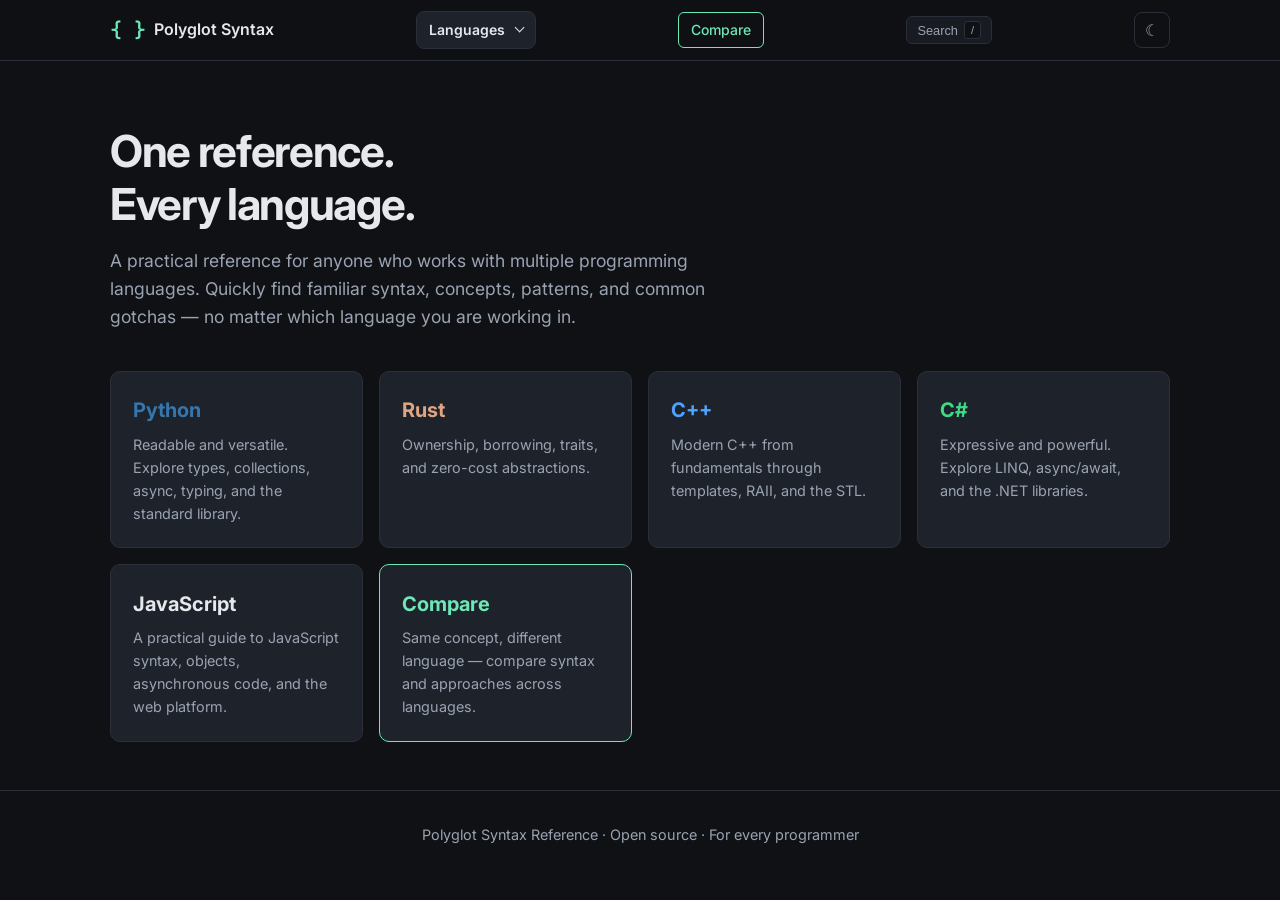
<file: index.html>
<!DOCTYPE html>
<html lang="en">
<head>
  <meta charset="UTF-8">
  <meta name="viewport" content="width=device-width, initial-scale=1.0">
  <title>Polyglot Syntax Reference</title>
  <meta name="description" content="An extensible syntax reference for switching between languages.">
  <link rel="stylesheet" href="css/style.css">
  <link rel="preconnect" href="https://fonts.googleapis.com">
  <link rel="preconnect" href="https://fonts.gstatic.com" crossorigin>
  <link href="https://fonts.googleapis.com/css2?family=Inter:wght@400;500;600;700&family=JetBrains+Mono:wght@400;500&display=swap" rel="stylesheet">
</head>
<body>
  <header class="site-header">
    <div class="container header-inner">
      <a href="index.html" class="logo">
        <span class="logo-mark">{ }</span>
        <span class="logo-text">Polyglot Syntax</span>
      </a>
      <nav class="lang-nav" aria-label="Language navigation">
        <details class="language-menu">
          <summary class="language-menu-toggle" aria-label="Choose a language">
            <span>Languages</span><span class="language-menu-chevron" aria-hidden="true"></span>
          </summary>
          <div class="language-menu-panel" aria-label="Available languages"></div>
        </details>
      </nav>
      <a href="compare/index.html" class="lang-btn active" style="color: var(--accent); border: 1px solid var(--accent);">Compare</a>
      <button id="theme-toggle" class="theme-btn" aria-label="Toggle theme">☾</button>
    </div>
  </header>

  <main>
    <section class="hero">
      <div class="container">
        <h1>One reference.<br>Every language.</h1>
        <p class="hero-sub">A practical reference for anyone who works with multiple programming languages. Quickly find familiar syntax, concepts, patterns, and common gotchas — no matter which language you are working in.</p>
        <div class="hero-cards" aria-label="Language cards"><a href="python/index.html" class="hero-card python"><h2>Python</h2><p>Readable and versatile. Explore types, collections, async, typing, and the standard library.</p></a>
<a href="rust/index.html" class="hero-card rust"><h2>Rust</h2><p>Ownership, borrowing, traits, and zero-cost abstractions.</p></a>
<a href="cpp/index.html" class="hero-card cpp"><h2>C++</h2><p>Modern C++ from fundamentals through templates, RAII, and the STL.</p></a>
<a href="csharp/index.html" class="hero-card csharp"><h2>C#</h2><p>Expressive and powerful. Explore LINQ, async/await, and the .NET libraries.</p></a>
<a href="javascript/index.html" class="hero-card javascript"><h2>JavaScript</h2><p>A practical guide to JavaScript syntax, objects, asynchronous code, and the web platform.</p></a></div>
      </div>
    </section>
  </main>

  <footer class="site-footer">
    <div class="container">
      <p>Polyglot Syntax Reference · Open source · For every programmer</p>
    </div>
  </footer>

  <script src="js/site-data.js"></script>
  <script src="js/main.js"></script>
</body>
</html>
</file>
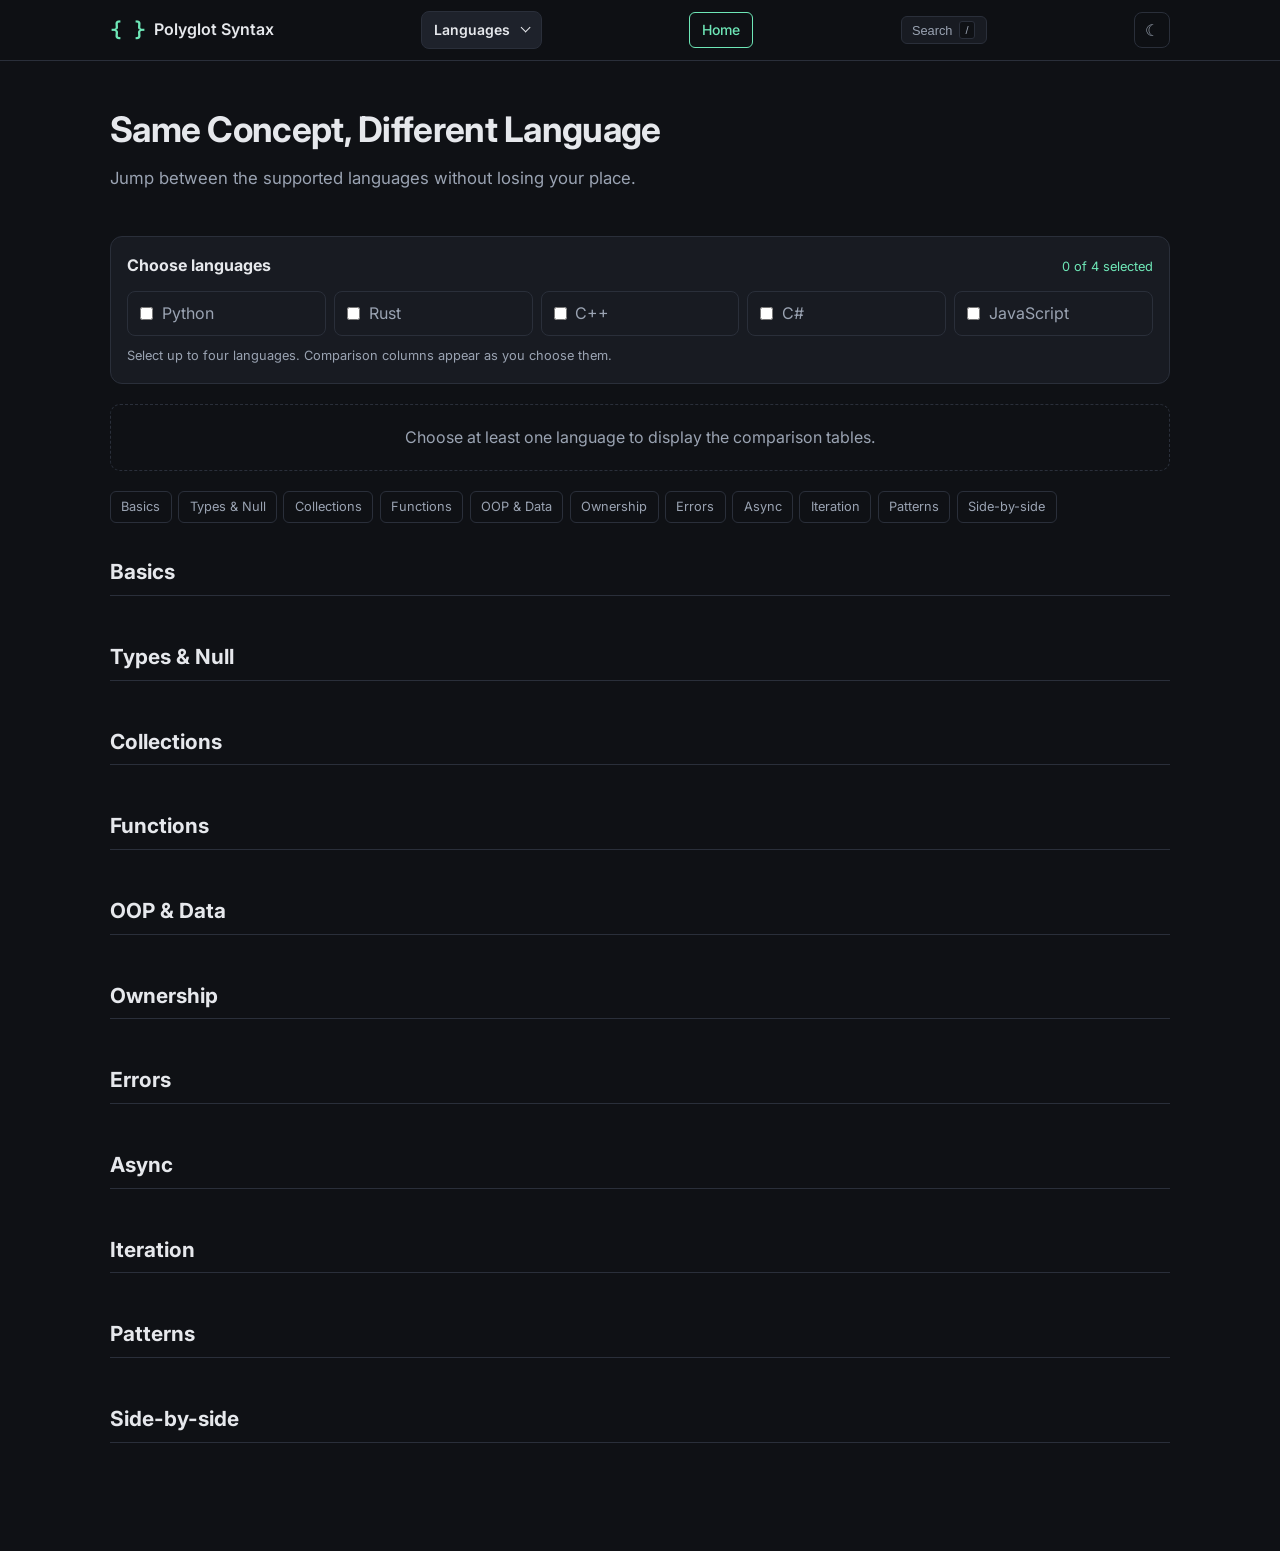
<file: compare/index.html>
<!DOCTYPE html>
<html lang="en">
<head>
  <meta charset="UTF-8">
  <meta name="viewport" content="width=device-width, initial-scale=1.0">
  <title>Compare Languages — Polyglot Syntax Reference</title>
  <meta name="description" content="Side-by-side syntax comparison across the supported languages.">
  <link rel="stylesheet" href="../css/style.css">
  <link href="https://fonts.googleapis.com/css2?family=Inter:wght@400;500;600;700&family=JetBrains+Mono:wght@400;500&display=swap" rel="stylesheet">
</head>
<body>
  <header class="site-header">
    <div class="container header-inner">
      <a href="../index.html" class="logo"><span class="logo-mark">{ }</span><span class="logo-text">Polyglot Syntax</span></a>
      <nav class="lang-nav" aria-label="Language navigation">
        <details class="language-menu">
          <summary class="language-menu-toggle" aria-label="Choose a language">
            <span>Languages</span><span class="language-menu-chevron" aria-hidden="true"></span>
          </summary>
          <div class="language-menu-panel" aria-label="Available languages"></div>
        </details>
      </nav>
      <a href="../index.html" class="lang-btn active" style="color: var(--accent); border: 1px solid var(--accent);">Home</a>
      <button id="theme-toggle" class="theme-btn" aria-label="Toggle theme">☾</button>
    </div>
  </header>

  <main class="container" style="max-width:1100px;padding-bottom:4rem;">
    <div class="compare-hero">
      <h1>Same Concept, Different Language</h1>
      <p id="compare-language-summary">Jump between the supported languages without losing your place.</p>
    </div>

    <section class="compare-picker" aria-labelledby="compare-picker-heading">
      <div class="compare-picker-heading">
        <h2 id="compare-picker-heading">Choose languages</h2>
        <p id="compare-language-count" aria-live="polite">0 of 4 selected</p>
      </div>
      <div id="compare-language-options" class="compare-language-options" role="group" aria-label="Languages to compare"></div>
      <p class="compare-picker-help">Select up to four languages. Comparison columns appear as you choose them.</p>
    </section>

    <p id="compare-empty-state" class="compare-empty-state">Choose at least one language to display the comparison tables.</p>

    <nav class="compare-toc">
      <a href="#basics">Basics</a>
<a href="#types">Types &amp; Null</a>
<a href="#collections">Collections</a>
<a href="#functions">Functions</a>
<a href="#oop">OOP &amp; Data</a>
<a href="#ownership">Ownership</a>
<a href="#errors">Errors</a>
<a href="#async">Async</a>
<a href="#iteration">Iteration</a>
<a href="#patterns">Patterns</a>
<a href="#side-by-side">Side-by-side</a>
    </nav>

    <section class="compare-section" id="basics"><h2>Basics</h2><table class="compare-table" hidden><thead><tr><th>Concept</th><th class="lang-python" data-language="python" hidden>Python</th><th class="lang-rust" data-language="rust" hidden>Rust</th><th class="lang-cpp" data-language="cpp" hidden>C++</th><th class="lang-csharp" data-language="csharp" hidden>C#</th><th class="lang-javascript" data-language="javascript" hidden>JavaScript</th></tr></thead><tbody><tr><td class="concept">Mutable value</td><td data-language="python" hidden><code>x = 42</code></td><td data-language="rust" hidden><code>let mut x = 42;</code></td><td data-language="cpp" hidden><code>int x = 42;</code></td><td data-language="csharp" hidden><code>int x = 42;</code></td><td data-language="javascript" hidden><code>let x = 42;</code></td></tr>
<tr><td class="concept">Conditional</td><td data-language="python" hidden><code>if/elif/else</code></td><td data-language="rust" hidden><code>if/else</code></td><td data-language="cpp" hidden><code>if/else</code></td><td data-language="csharp" hidden><code>if/else</code></td><td data-language="javascript" hidden><code>if/else</code></td></tr>
<tr><td class="concept">Ownership / lifetime</td><td data-language="python" hidden><code>GC-managed</code></td><td data-language="rust" hidden><code>ownership + borrows</code></td><td data-language="cpp" hidden><code>unique_ptr / references</code></td><td data-language="csharp" hidden><code>GC-managed + refs</code></td><td data-language="javascript" hidden><code>garbage-collected</code></td></tr></tbody></table></section>
<section class="compare-section" id="types"><h2>Types &amp; Null</h2><table class="compare-table" hidden><thead><tr><th>Concept</th><th class="lang-python" data-language="python" hidden>Python</th><th class="lang-rust" data-language="rust" hidden>Rust</th><th class="lang-cpp" data-language="cpp" hidden>C++</th><th class="lang-csharp" data-language="csharp" hidden>C#</th><th class="lang-javascript" data-language="javascript" hidden>JavaScript</th></tr></thead><tbody><tr><td class="concept">Integer</td><td data-language="python" hidden><code>int</code></td><td data-language="rust" hidden><code>i32</code></td><td data-language="cpp" hidden><code>int</code></td><td data-language="csharp" hidden><code>int</code></td><td data-language="javascript" hidden><code>number</code></td></tr>
<tr><td class="concept">Float</td><td data-language="python" hidden><code>float</code></td><td data-language="rust" hidden><code>f64</code></td><td data-language="cpp" hidden><code>double</code></td><td data-language="csharp" hidden><code>double</code></td><td data-language="javascript" hidden><code>number</code></td></tr>
<tr><td class="concept">String</td><td data-language="python" hidden><code>str</code></td><td data-language="rust" hidden><code>String / &amp;str</code></td><td data-language="cpp" hidden><code>std::string</code></td><td data-language="csharp" hidden><code>string</code></td><td data-language="javascript" hidden><code>string</code></td></tr>
<tr><td class="concept">Null / absence</td><td data-language="python" hidden><code>None</code></td><td data-language="rust" hidden><code>Option&lt;T&gt;</code></td><td data-language="cpp" hidden><code>nullptr / std::optional&lt;T&gt;</code></td><td data-language="csharp" hidden><code>null / T?</code></td><td data-language="javascript" hidden><code>null / undefined</code></td></tr></tbody></table></section>
<section class="compare-section" id="collections"><h2>Collections</h2><table class="compare-table" hidden><thead><tr><th>Concept</th><th class="lang-python" data-language="python" hidden>Python</th><th class="lang-rust" data-language="rust" hidden>Rust</th><th class="lang-cpp" data-language="cpp" hidden>C++</th><th class="lang-csharp" data-language="csharp" hidden>C#</th><th class="lang-javascript" data-language="javascript" hidden>JavaScript</th></tr></thead><tbody><tr><td class="concept">Dynamic array</td><td data-language="python" hidden><code>list</code></td><td data-language="rust" hidden><code>Vec&lt;T&gt;</code></td><td data-language="cpp" hidden><code>std::vector&lt;T&gt;</code></td><td data-language="csharp" hidden><code>List&lt;T&gt;</code></td><td data-language="javascript" hidden><code>Array</code></td></tr>
<tr><td class="concept">Map</td><td data-language="python" hidden><code>dict</code></td><td data-language="rust" hidden><code>HashMap&lt;K, V&gt;</code></td><td data-language="cpp" hidden><code>std::unordered_map</code></td><td data-language="csharp" hidden><code>Dictionary&lt;K, V&gt;</code></td><td data-language="javascript" hidden><code>Map / object</code></td></tr>
<tr><td class="concept">Set</td><td data-language="python" hidden><code>set</code></td><td data-language="rust" hidden><code>HashSet&lt;T&gt;</code></td><td data-language="cpp" hidden><code>std::unordered_set</code></td><td data-language="csharp" hidden><code>HashSet&lt;T&gt;</code></td><td data-language="javascript" hidden><code>Set</code></td></tr></tbody></table></section>
<section class="compare-section" id="functions"><h2>Functions</h2><table class="compare-table" hidden><thead><tr><th>Concept</th><th class="lang-python" data-language="python" hidden>Python</th><th class="lang-rust" data-language="rust" hidden>Rust</th><th class="lang-cpp" data-language="cpp" hidden>C++</th><th class="lang-csharp" data-language="csharp" hidden>C#</th><th class="lang-javascript" data-language="javascript" hidden>JavaScript</th></tr></thead><tbody><tr><td class="concept">Function declaration</td><td data-language="python" hidden><code>def f(x):</code></td><td data-language="rust" hidden><code>fn f(x: i32)</code></td><td data-language="cpp" hidden><code>int f(int x)</code></td><td data-language="csharp" hidden><code>int F(int x)</code></td><td data-language="javascript" hidden><code>function f(x)</code></td></tr>
<tr><td class="concept">Lambda</td><td data-language="python" hidden><code>lambda x: x*x</code></td><td data-language="rust" hidden><code>|x| x * x</code></td><td data-language="cpp" hidden><code>[](int x){ return x*x; }</code></td><td data-language="csharp" hidden><code>x =&gt; x * x</code></td><td data-language="javascript" hidden><code>x =&gt; x * x</code></td></tr></tbody></table></section>
<section class="compare-section" id="oop"><h2>OOP &amp; Data</h2><table class="compare-table" hidden><thead><tr><th>Concept</th><th class="lang-python" data-language="python" hidden>Python</th><th class="lang-rust" data-language="rust" hidden>Rust</th><th class="lang-cpp" data-language="cpp" hidden>C++</th><th class="lang-csharp" data-language="csharp" hidden>C#</th><th class="lang-javascript" data-language="javascript" hidden>JavaScript</th></tr></thead><tbody><tr><td class="concept">Class</td><td data-language="python" hidden><code>class Foo:</code></td><td data-language="rust" hidden><code>struct + impl</code></td><td data-language="cpp" hidden><code>class Foo</code></td><td data-language="csharp" hidden><code>class Foo</code></td><td data-language="javascript" hidden><code>class Foo</code></td></tr>
<tr><td class="concept">Value object</td><td data-language="python" hidden><code>@dataclass</code></td><td data-language="rust" hidden><code>struct + derive</code></td><td data-language="cpp" hidden><code>struct</code></td><td data-language="csharp" hidden><code>record</code></td><td data-language="javascript" hidden><code>plain object</code></td></tr>
<tr><td class="concept">Interface / trait</td><td data-language="python" hidden><code>Protocol</code></td><td data-language="rust" hidden><code>trait</code></td><td data-language="cpp" hidden><code>abstract / concepts</code></td><td data-language="csharp" hidden><code>interface</code></td><td data-language="javascript" hidden><code>no native interface</code></td></tr></tbody></table></section>
<section class="compare-section" id="ownership"><h2>Ownership</h2><table class="compare-table" hidden><thead><tr><th>Concept</th><th class="lang-python" data-language="python" hidden>Python</th><th class="lang-rust" data-language="rust" hidden>Rust</th><th class="lang-cpp" data-language="cpp" hidden>C++</th><th class="lang-csharp" data-language="csharp" hidden>C#</th><th class="lang-javascript" data-language="javascript" hidden>JavaScript</th></tr></thead><tbody><tr><td class="concept">Mutable value</td><td data-language="python" hidden><code>x = 42</code></td><td data-language="rust" hidden><code>let mut x = 42;</code></td><td data-language="cpp" hidden><code>int x = 42;</code></td><td data-language="csharp" hidden><code>int x = 42;</code></td><td data-language="javascript" hidden><code>let x = 42;</code></td></tr>
<tr><td class="concept">Ownership / lifetime</td><td data-language="python" hidden><code>GC-managed</code></td><td data-language="rust" hidden><code>ownership + borrows</code></td><td data-language="cpp" hidden><code>unique_ptr / references</code></td><td data-language="csharp" hidden><code>GC-managed + refs</code></td><td data-language="javascript" hidden><code>garbage-collected</code></td></tr></tbody></table></section>
<section class="compare-section" id="errors"><h2>Errors</h2><table class="compare-table" hidden><thead><tr><th>Concept</th><th class="lang-python" data-language="python" hidden>Python</th><th class="lang-rust" data-language="rust" hidden>Rust</th><th class="lang-cpp" data-language="cpp" hidden>C++</th><th class="lang-csharp" data-language="csharp" hidden>C#</th><th class="lang-javascript" data-language="javascript" hidden>JavaScript</th></tr></thead><tbody><tr><td class="concept">Exception handling</td><td data-language="python" hidden><code>try/except</code></td><td data-language="rust" hidden><code>Result / panic!</code></td><td data-language="cpp" hidden><code>try/catch</code></td><td data-language="csharp" hidden><code>try/catch</code></td><td data-language="javascript" hidden><code>try/catch</code></td></tr></tbody></table></section>
<section class="compare-section" id="async"><h2>Async</h2><table class="compare-table" hidden><thead><tr><th>Concept</th><th class="lang-python" data-language="python" hidden>Python</th><th class="lang-rust" data-language="rust" hidden>Rust</th><th class="lang-cpp" data-language="cpp" hidden>C++</th><th class="lang-csharp" data-language="csharp" hidden>C#</th><th class="lang-javascript" data-language="javascript" hidden>JavaScript</th></tr></thead><tbody><tr><td class="concept">Async entry</td><td data-language="python" hidden><code>async def</code></td><td data-language="rust" hidden><code>async fn</code></td><td data-language="cpp" hidden><code>std::async / threads</code></td><td data-language="csharp" hidden><code>async Task</code></td><td data-language="javascript" hidden><code>async function</code></td></tr></tbody></table></section>
<section class="compare-section" id="iteration"><h2>Iteration</h2><table class="compare-table" hidden><thead><tr><th>Concept</th><th class="lang-python" data-language="python" hidden>Python</th><th class="lang-rust" data-language="rust" hidden>Rust</th><th class="lang-cpp" data-language="cpp" hidden>C++</th><th class="lang-csharp" data-language="csharp" hidden>C#</th><th class="lang-javascript" data-language="javascript" hidden>JavaScript</th></tr></thead><tbody><tr><td class="concept">Iteration</td><td data-language="python" hidden><code>for x in xs</code></td><td data-language="rust" hidden><code>for x in xs</code></td><td data-language="cpp" hidden><code>for (auto x : xs)</code></td><td data-language="csharp" hidden><code>foreach (var x in xs)</code></td><td data-language="javascript" hidden><code>for (const x of xs)</code></td></tr>
<tr><td class="concept">Collection transform</td><td data-language="python" hidden><code>[f(x) for x in xs]</code></td><td data-language="rust" hidden><code>xs.iter().map(|x| f(x))</code></td><td data-language="cpp" hidden><code>std::transform(xs.begin(), xs.end(), ...)</code></td><td data-language="csharp" hidden><code>xs.Select(x =&gt; f(x))</code></td><td data-language="javascript" hidden><code>xs.map(x =&gt; f(x))</code></td></tr></tbody></table></section>
<section class="compare-section" id="patterns"><h2>Patterns</h2><table class="compare-table" hidden><thead><tr><th>Concept</th><th class="lang-python" data-language="python" hidden>Python</th><th class="lang-rust" data-language="rust" hidden>Rust</th><th class="lang-cpp" data-language="cpp" hidden>C++</th><th class="lang-csharp" data-language="csharp" hidden>C#</th><th class="lang-javascript" data-language="javascript" hidden>JavaScript</th></tr></thead><tbody><tr><td class="concept">Pattern matching</td><td data-language="python" hidden><code>match/case</code></td><td data-language="rust" hidden><code>match</code></td><td data-language="cpp" hidden><code>switch / if constexpr</code></td><td data-language="csharp" hidden><code>switch expressions</code></td><td data-language="javascript" hidden><code>switch (no native match)</code></td></tr></tbody></table></section>
<section class="compare-section" id="side-by-side"><h2>Side-by-side</h2><table class="compare-table" hidden><thead><tr><th>Concept</th><th class="lang-python" data-language="python" hidden>Python</th><th class="lang-rust" data-language="rust" hidden>Rust</th><th class="lang-cpp" data-language="cpp" hidden>C++</th><th class="lang-csharp" data-language="csharp" hidden>C#</th><th class="lang-javascript" data-language="javascript" hidden>JavaScript</th></tr></thead><tbody><tr><td class="concept">Mutable value</td><td data-language="python" hidden><code>x = 42</code></td><td data-language="rust" hidden><code>let mut x = 42;</code></td><td data-language="cpp" hidden><code>int x = 42;</code></td><td data-language="csharp" hidden><code>int x = 42;</code></td><td data-language="javascript" hidden><code>let x = 42;</code></td></tr>
<tr><td class="concept">Conditional</td><td data-language="python" hidden><code>if/elif/else</code></td><td data-language="rust" hidden><code>if/else</code></td><td data-language="cpp" hidden><code>if/else</code></td><td data-language="csharp" hidden><code>if/else</code></td><td data-language="javascript" hidden><code>if/else</code></td></tr>
<tr><td class="concept">Integer</td><td data-language="python" hidden><code>int</code></td><td data-language="rust" hidden><code>i32</code></td><td data-language="cpp" hidden><code>int</code></td><td data-language="csharp" hidden><code>int</code></td><td data-language="javascript" hidden><code>number</code></td></tr>
<tr><td class="concept">Float</td><td data-language="python" hidden><code>float</code></td><td data-language="rust" hidden><code>f64</code></td><td data-language="cpp" hidden><code>double</code></td><td data-language="csharp" hidden><code>double</code></td><td data-language="javascript" hidden><code>number</code></td></tr>
<tr><td class="concept">String</td><td data-language="python" hidden><code>str</code></td><td data-language="rust" hidden><code>String / &amp;str</code></td><td data-language="cpp" hidden><code>std::string</code></td><td data-language="csharp" hidden><code>string</code></td><td data-language="javascript" hidden><code>string</code></td></tr>
<tr><td class="concept">Null / absence</td><td data-language="python" hidden><code>None</code></td><td data-language="rust" hidden><code>Option&lt;T&gt;</code></td><td data-language="cpp" hidden><code>nullptr / std::optional&lt;T&gt;</code></td><td data-language="csharp" hidden><code>null / T?</code></td><td data-language="javascript" hidden><code>null / undefined</code></td></tr>
<tr><td class="concept">Dynamic array</td><td data-language="python" hidden><code>list</code></td><td data-language="rust" hidden><code>Vec&lt;T&gt;</code></td><td data-language="cpp" hidden><code>std::vector&lt;T&gt;</code></td><td data-language="csharp" hidden><code>List&lt;T&gt;</code></td><td data-language="javascript" hidden><code>Array</code></td></tr>
<tr><td class="concept">Map</td><td data-language="python" hidden><code>dict</code></td><td data-language="rust" hidden><code>HashMap&lt;K, V&gt;</code></td><td data-language="cpp" hidden><code>std::unordered_map</code></td><td data-language="csharp" hidden><code>Dictionary&lt;K, V&gt;</code></td><td data-language="javascript" hidden><code>Map / object</code></td></tr>
<tr><td class="concept">Set</td><td data-language="python" hidden><code>set</code></td><td data-language="rust" hidden><code>HashSet&lt;T&gt;</code></td><td data-language="cpp" hidden><code>std::unordered_set</code></td><td data-language="csharp" hidden><code>HashSet&lt;T&gt;</code></td><td data-language="javascript" hidden><code>Set</code></td></tr>
<tr><td class="concept">Function declaration</td><td data-language="python" hidden><code>def f(x):</code></td><td data-language="rust" hidden><code>fn f(x: i32)</code></td><td data-language="cpp" hidden><code>int f(int x)</code></td><td data-language="csharp" hidden><code>int F(int x)</code></td><td data-language="javascript" hidden><code>function f(x)</code></td></tr>
<tr><td class="concept">Lambda</td><td data-language="python" hidden><code>lambda x: x*x</code></td><td data-language="rust" hidden><code>|x| x * x</code></td><td data-language="cpp" hidden><code>[](int x){ return x*x; }</code></td><td data-language="csharp" hidden><code>x =&gt; x * x</code></td><td data-language="javascript" hidden><code>x =&gt; x * x</code></td></tr>
<tr><td class="concept">Class</td><td data-language="python" hidden><code>class Foo:</code></td><td data-language="rust" hidden><code>struct + impl</code></td><td data-language="cpp" hidden><code>class Foo</code></td><td data-language="csharp" hidden><code>class Foo</code></td><td data-language="javascript" hidden><code>class Foo</code></td></tr>
<tr><td class="concept">Value object</td><td data-language="python" hidden><code>@dataclass</code></td><td data-language="rust" hidden><code>struct + derive</code></td><td data-language="cpp" hidden><code>struct</code></td><td data-language="csharp" hidden><code>record</code></td><td data-language="javascript" hidden><code>plain object</code></td></tr>
<tr><td class="concept">Interface / trait</td><td data-language="python" hidden><code>Protocol</code></td><td data-language="rust" hidden><code>trait</code></td><td data-language="cpp" hidden><code>abstract / concepts</code></td><td data-language="csharp" hidden><code>interface</code></td><td data-language="javascript" hidden><code>no native interface</code></td></tr>
<tr><td class="concept">Ownership / lifetime</td><td data-language="python" hidden><code>GC-managed</code></td><td data-language="rust" hidden><code>ownership + borrows</code></td><td data-language="cpp" hidden><code>unique_ptr / references</code></td><td data-language="csharp" hidden><code>GC-managed + refs</code></td><td data-language="javascript" hidden><code>garbage-collected</code></td></tr>
<tr><td class="concept">Exception handling</td><td data-language="python" hidden><code>try/except</code></td><td data-language="rust" hidden><code>Result / panic!</code></td><td data-language="cpp" hidden><code>try/catch</code></td><td data-language="csharp" hidden><code>try/catch</code></td><td data-language="javascript" hidden><code>try/catch</code></td></tr>
<tr><td class="concept">Async entry</td><td data-language="python" hidden><code>async def</code></td><td data-language="rust" hidden><code>async fn</code></td><td data-language="cpp" hidden><code>std::async / threads</code></td><td data-language="csharp" hidden><code>async Task</code></td><td data-language="javascript" hidden><code>async function</code></td></tr>
<tr><td class="concept">Iteration</td><td data-language="python" hidden><code>for x in xs</code></td><td data-language="rust" hidden><code>for x in xs</code></td><td data-language="cpp" hidden><code>for (auto x : xs)</code></td><td data-language="csharp" hidden><code>foreach (var x in xs)</code></td><td data-language="javascript" hidden><code>for (const x of xs)</code></td></tr>
<tr><td class="concept">Pattern matching</td><td data-language="python" hidden><code>match/case</code></td><td data-language="rust" hidden><code>match</code></td><td data-language="cpp" hidden><code>switch / if constexpr</code></td><td data-language="csharp" hidden><code>switch expressions</code></td><td data-language="javascript" hidden><code>switch (no native match)</code></td></tr>
<tr><td class="concept">Collection transform</td><td data-language="python" hidden><code>[f(x) for x in xs]</code></td><td data-language="rust" hidden><code>xs.iter().map(|x| f(x))</code></td><td data-language="cpp" hidden><code>std::transform(xs.begin(), xs.end(), ...)</code></td><td data-language="csharp" hidden><code>xs.Select(x =&gt; f(x))</code></td><td data-language="javascript" hidden><code>xs.map(x =&gt; f(x))</code></td></tr></tbody></table></section>
  </main>

  <script src="../js/site-data.js"></script>
  <script src="../js/main.js"></script>
</body>
</html>
</file>
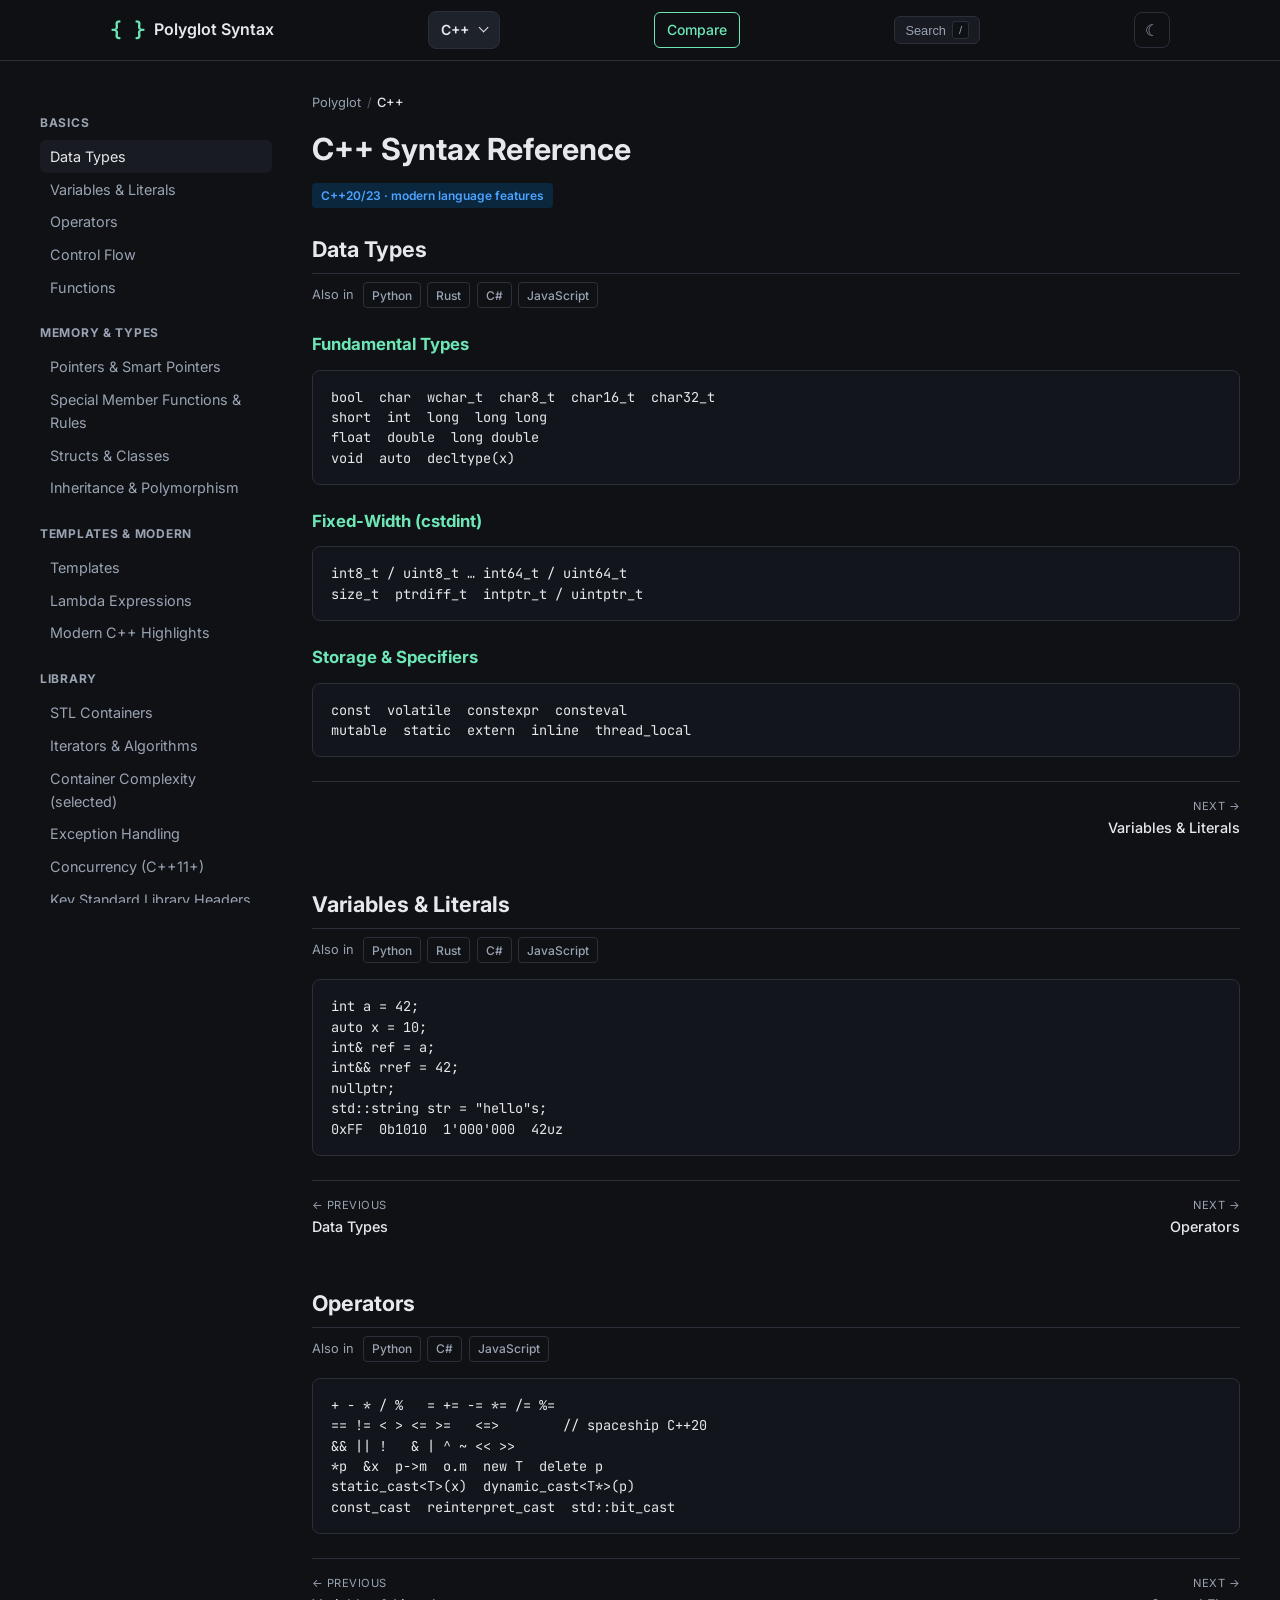
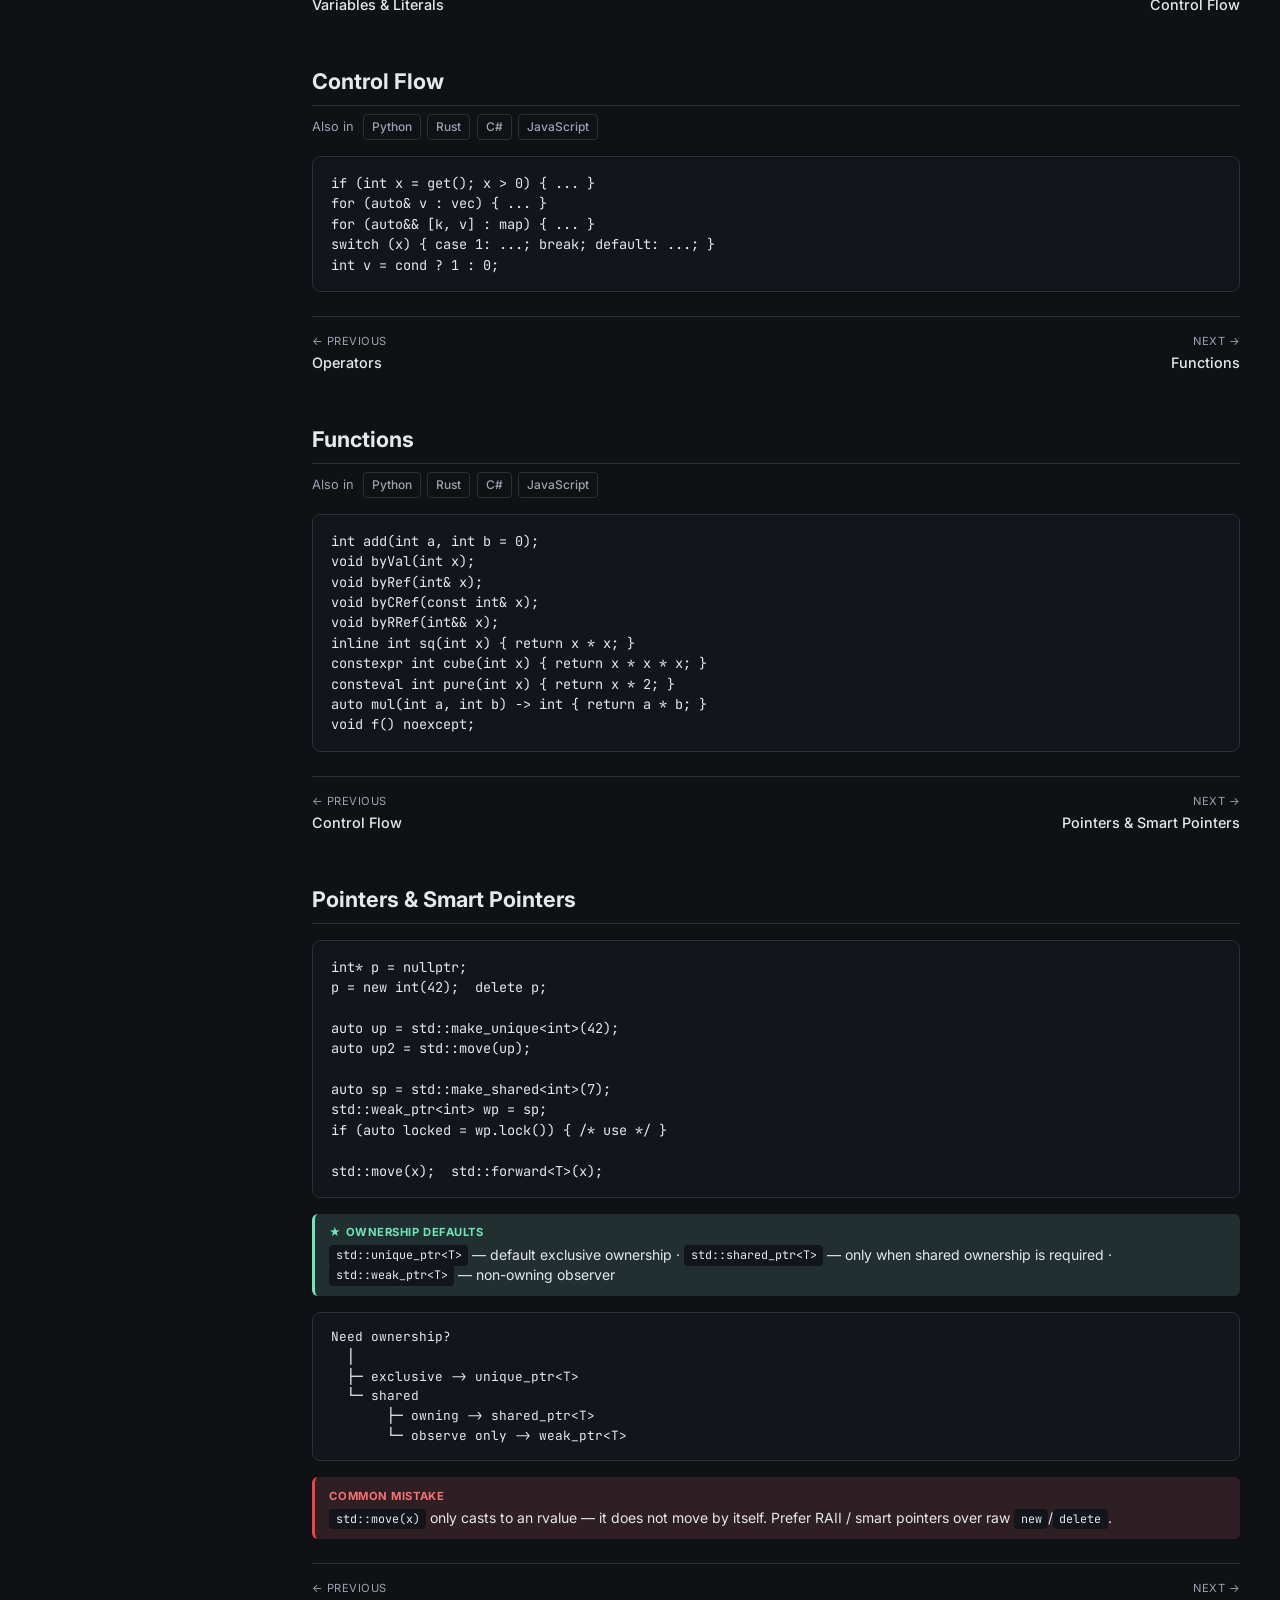
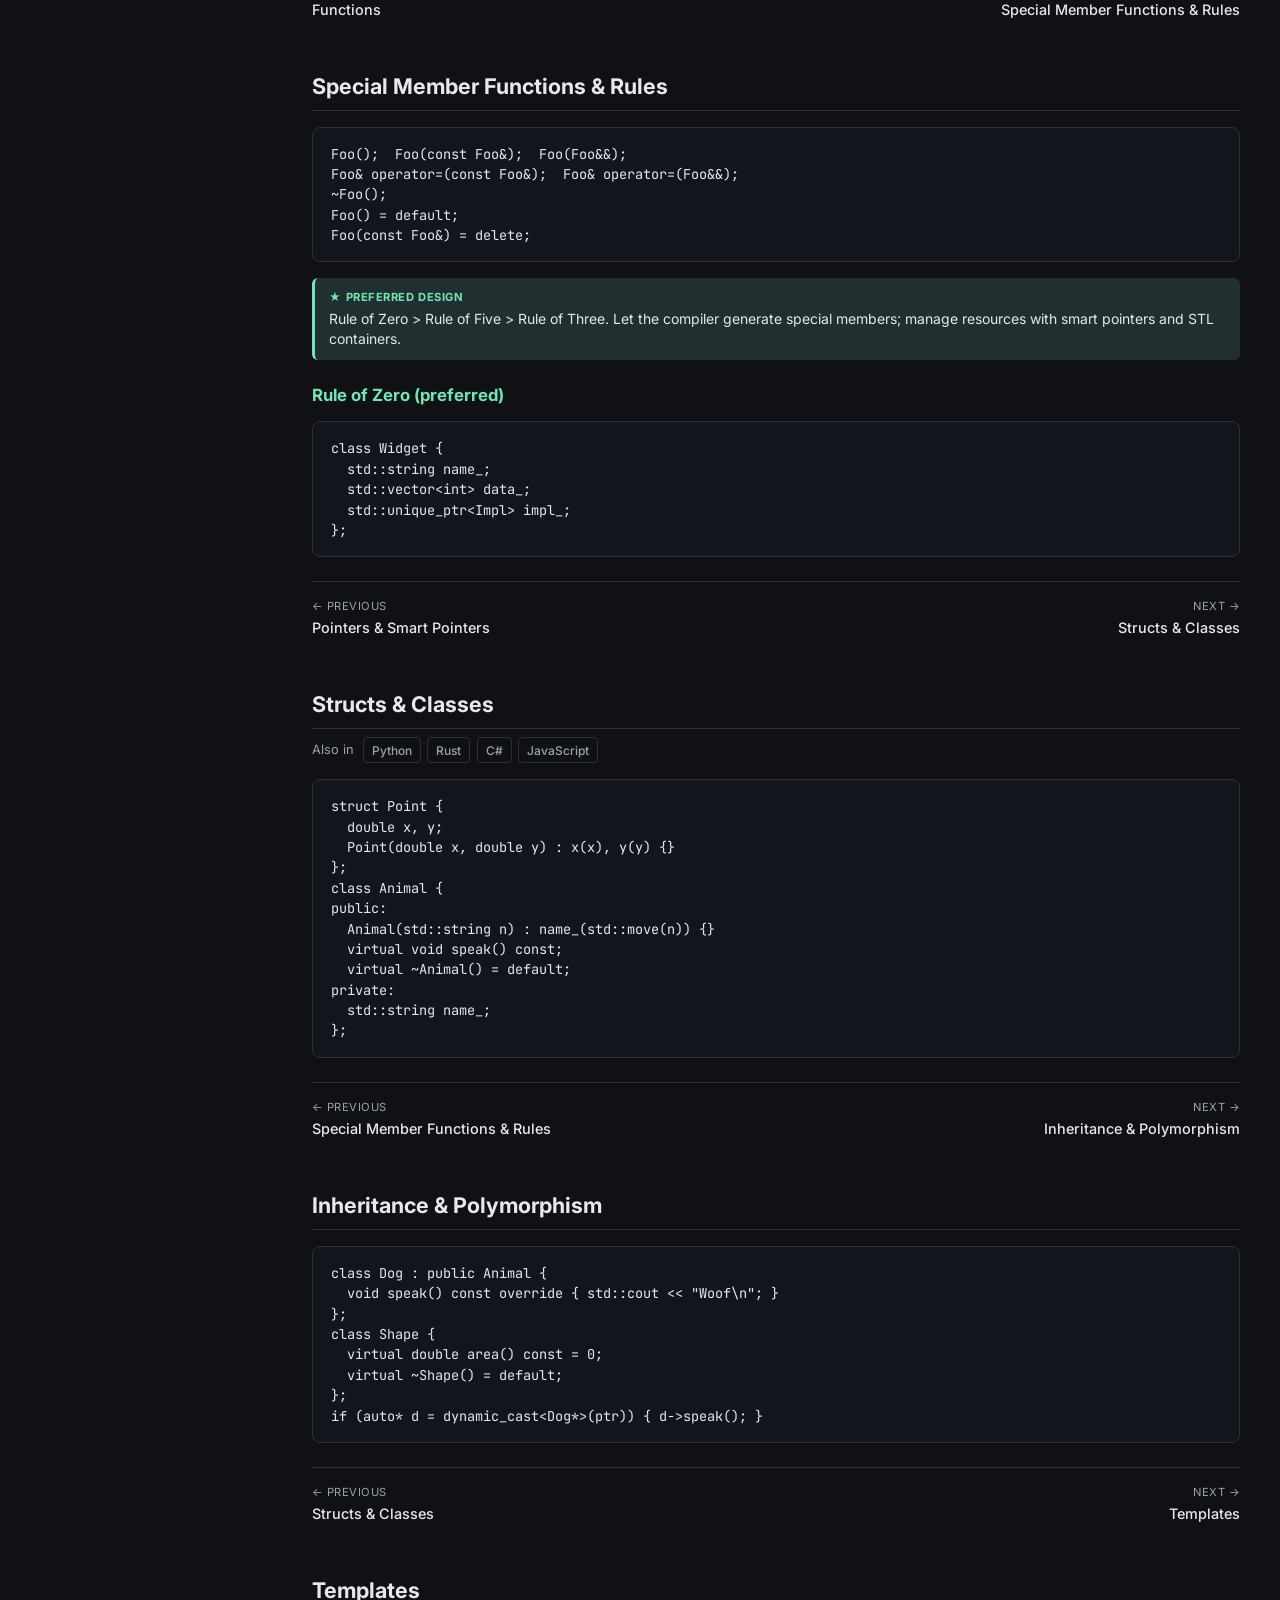
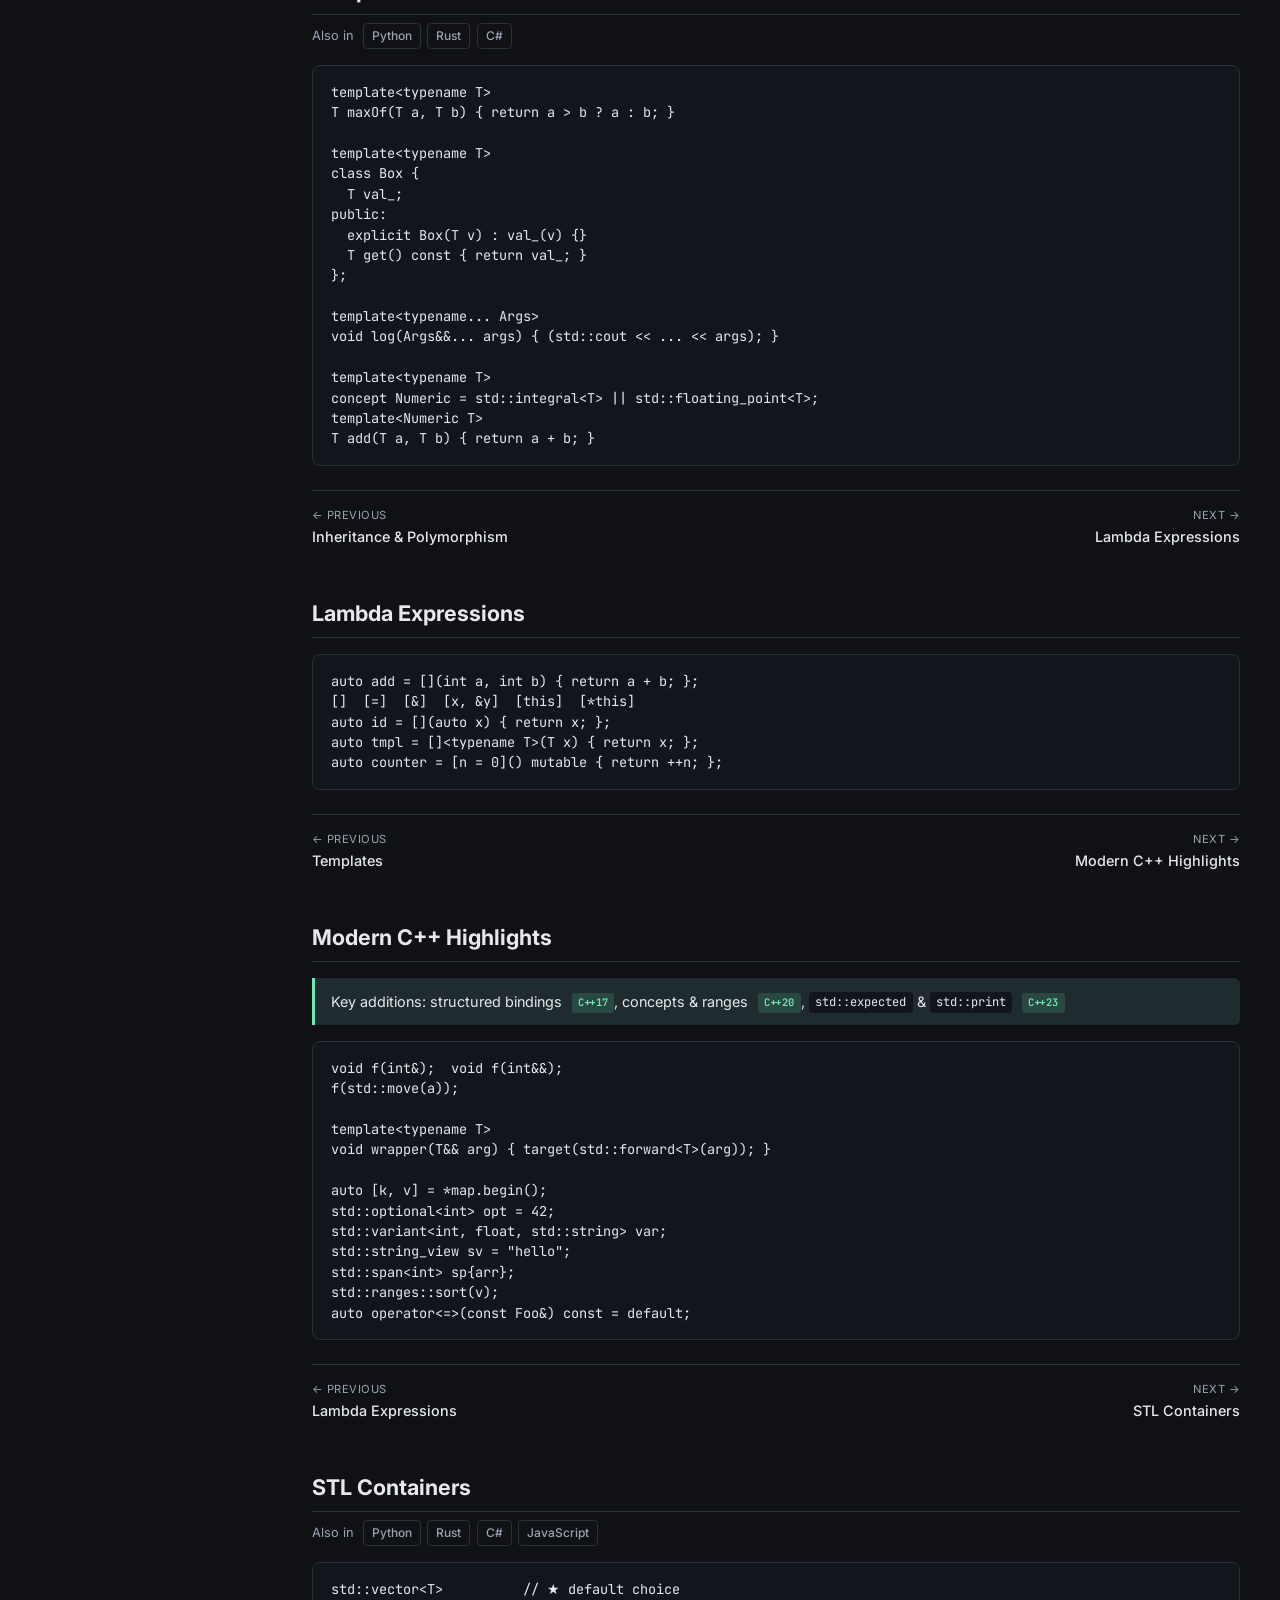
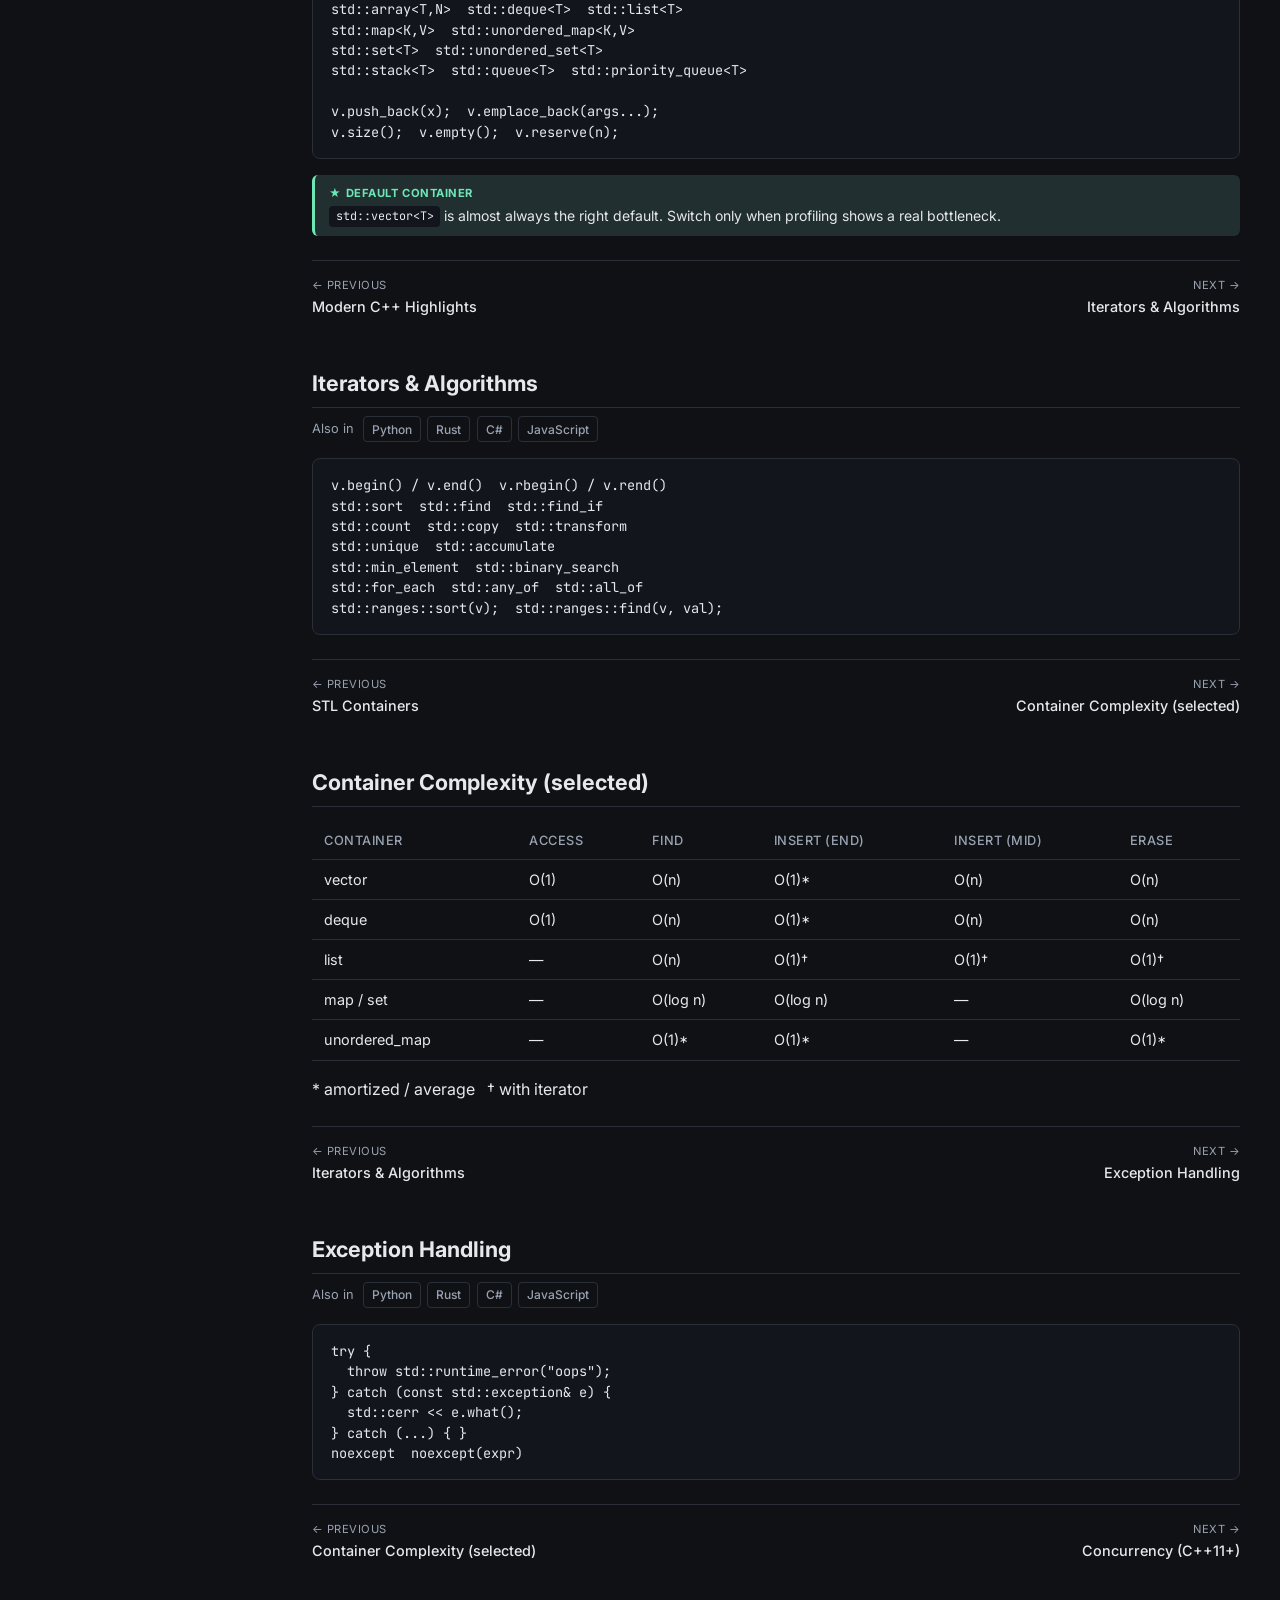
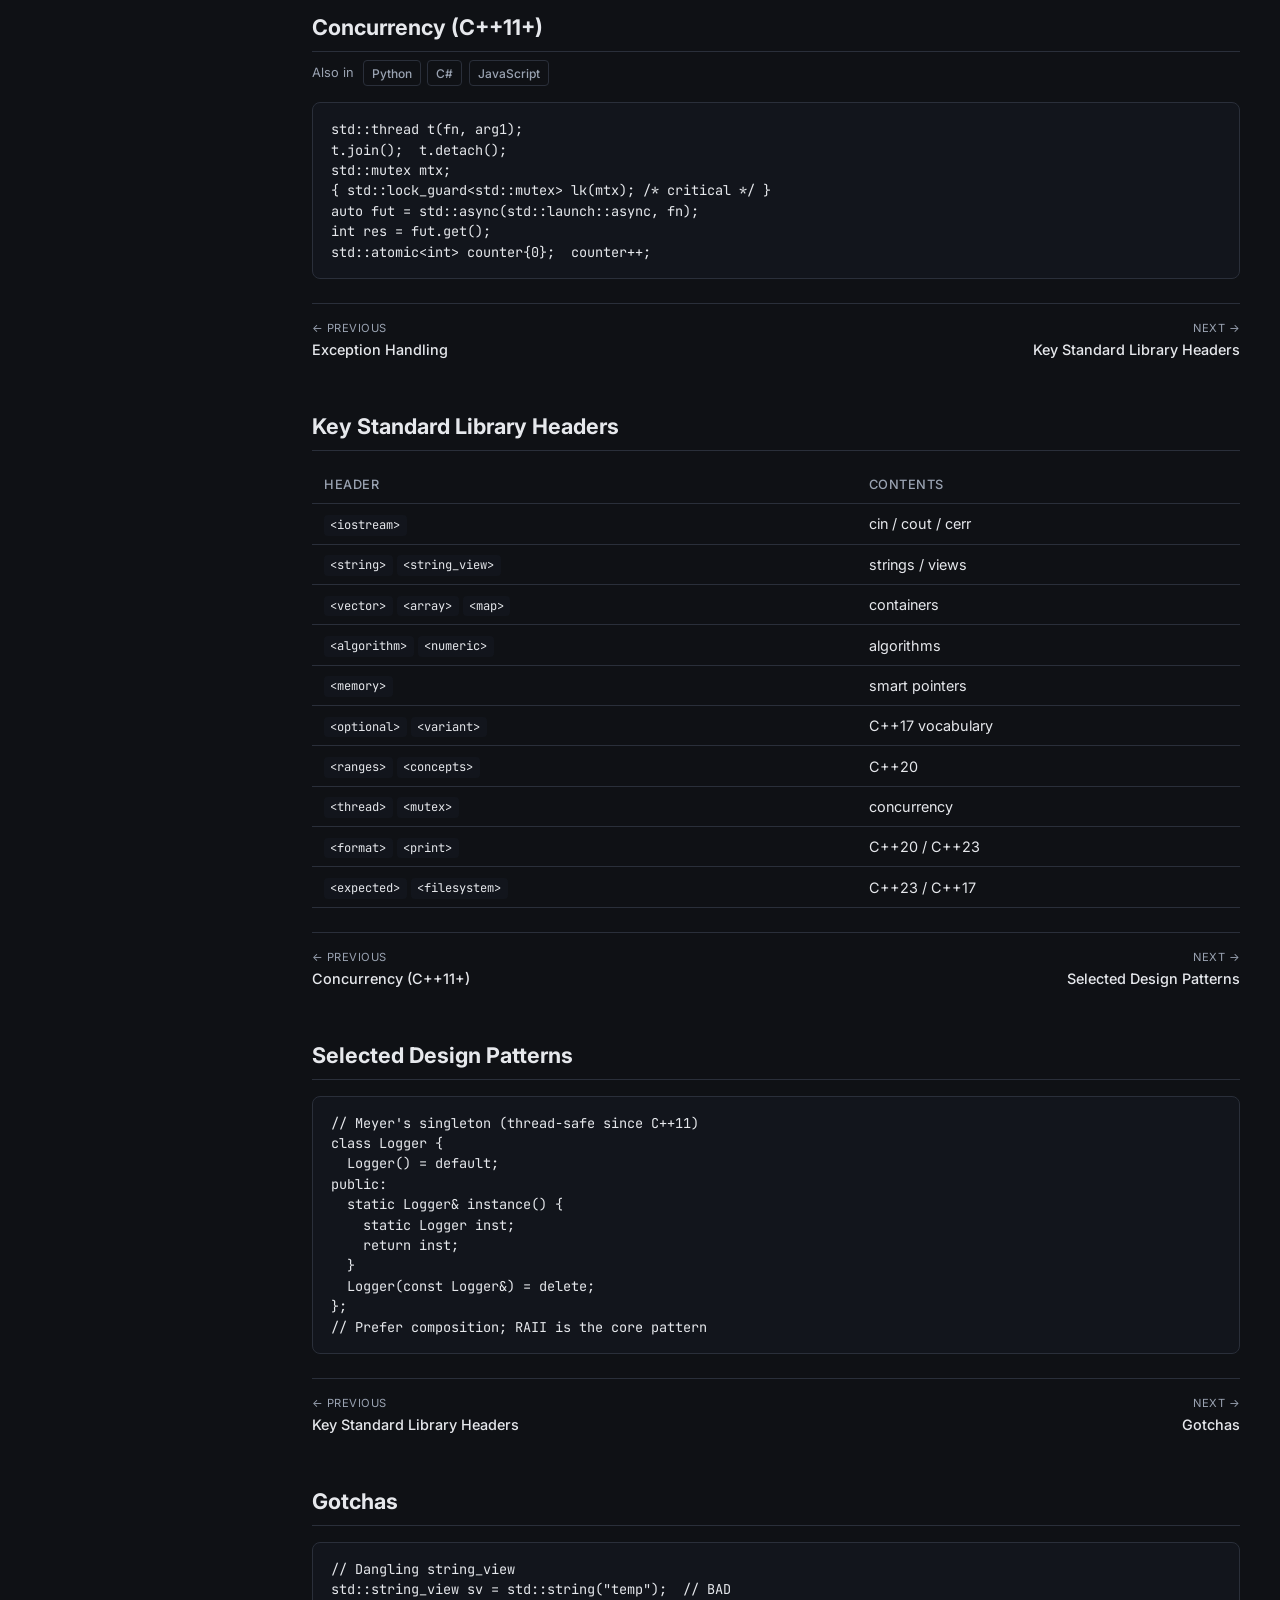
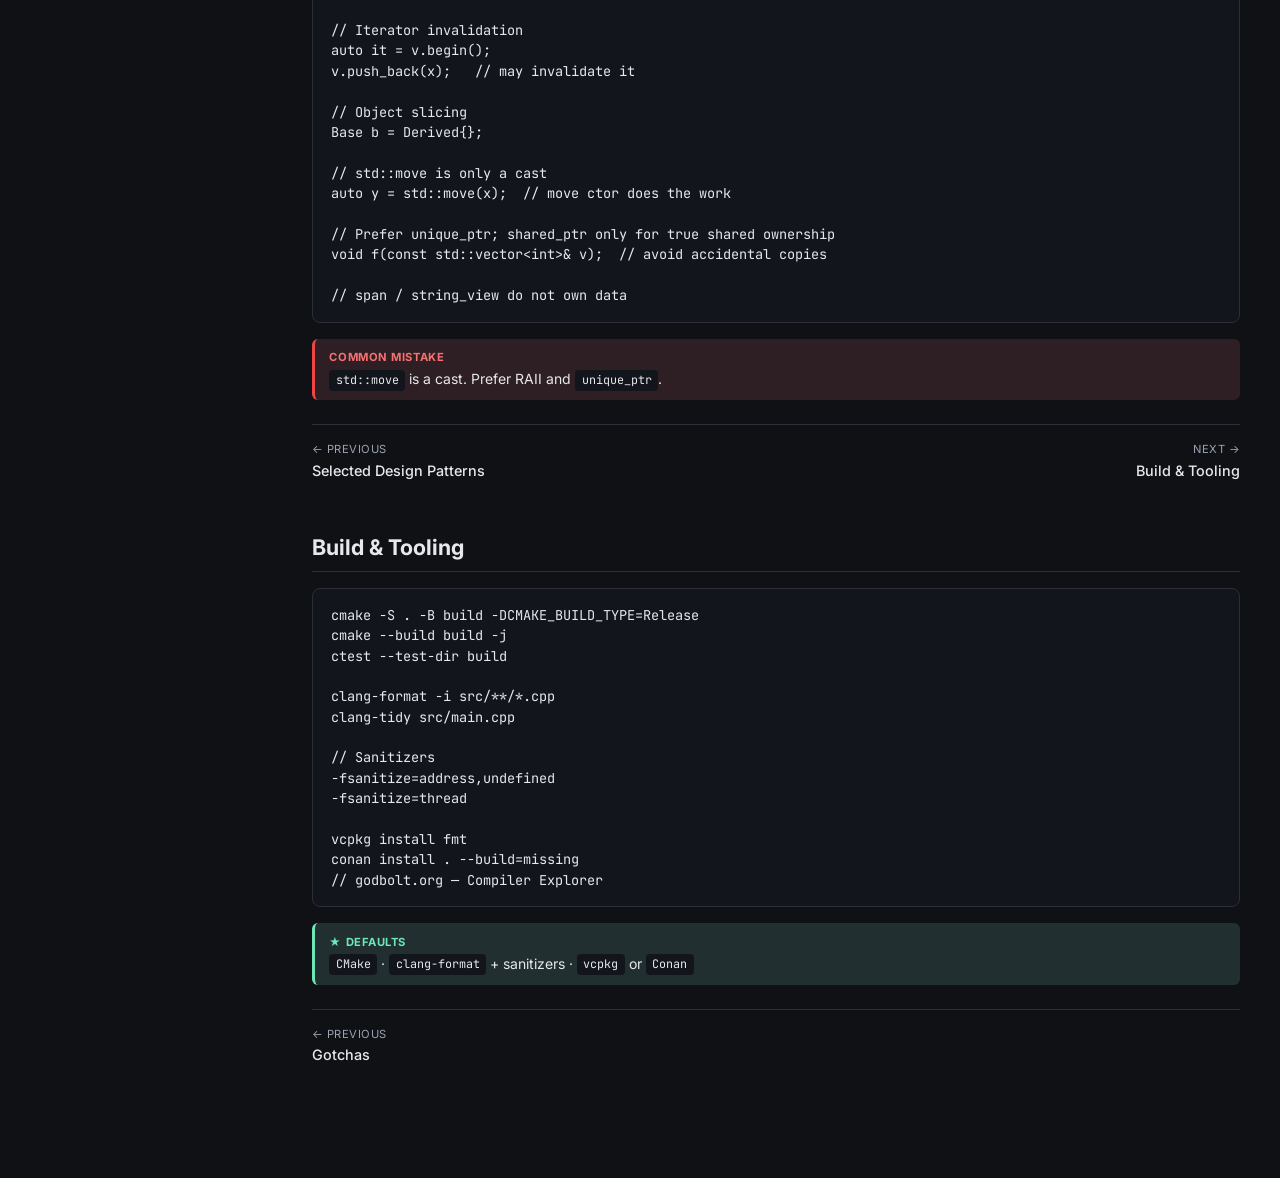
<file: cpp/index.html>
<!DOCTYPE html>
<html lang="en">
<head>
  <meta charset="UTF-8">
  <meta name="viewport" content="width=device-width, initial-scale=1.0">
  <title>C++ — Polyglot Syntax Reference</title>
  <link rel="stylesheet" href="../css/style.css">
  <link href="https://fonts.googleapis.com/css2?family=Inter:wght@400;500;600;700&family=JetBrains+Mono:wght@400;500&display=swap" rel="stylesheet">
</head>
<body>
  <header class="site-header">
    <div class="container header-inner">
      <a href="../index.html" class="logo"><span class="logo-mark">{ }</span><span class="logo-text">Polyglot Syntax</span></a>
      <nav class="lang-nav" aria-label="Language navigation">
        <details class="language-menu">
          <summary class="language-menu-toggle" aria-label="Choose a language">
            <span>C++</span><span class="language-menu-chevron" aria-hidden="true"></span>
          </summary>
          <div class="language-menu-panel" aria-label="Available languages"></div>
        </details>
      </nav>
      <a href="../compare/index.html" class="lang-btn" style="color: var(--accent); border: 1px solid var(--accent);">Compare</a>
      <button id="theme-toggle" class="theme-btn" aria-label="Toggle theme">☾</button>
    </div>
  </header>

  <div class="lang-layout container">
    <aside class="sidebar">
      <h3>Basics</h3> <a href="#types">Data Types</a> <a href="#variables">Variables &amp; Literals</a> <a href="#operators">Operators</a> <a href="#control">Control Flow</a> <a href="#functions">Functions</a> <h3>Memory &amp; Types</h3> <a href="#pointers">Pointers &amp; Smart Pointers</a> <a href="#raii">Special Member Functions &amp; Rules</a> <a href="#classes">Structs &amp; Classes</a> <a href="#inheritance">Inheritance &amp; Polymorphism</a> <h3>Templates &amp; Modern</h3> <a href="#templates">Templates</a> <a href="#lambdas">Lambda Expressions</a> <a href="#modern">Modern C++ Highlights</a> <h3>Library</h3> <a href="#containers">STL Containers</a> <a href="#algorithms">Iterators &amp; Algorithms</a> <a href="#complexity">Container Complexity (selected)</a> <a href="#exceptions">Exception Handling</a> <a href="#concurrency">Concurrency (C++11+)</a> <a href="#headers">Key Standard Library Headers</a> <a href="#patterns">Selected Design Patterns</a> <h3>Expansion</h3> <a href="#gotchas">Gotchas</a> <a href="#ecosystem">Build &amp; Tooling</a>
    </aside>

    <article class="content">
      <h1>C++ Syntax Reference</h1>
      <span class="lang-tag cpp">C++20/23 · modern language features</span>
      <section class="topic" id="types"><h2>Data Types</h2><h3>Fundamental Types</h3>
        <pre><code>bool  char  wchar_t  char8_t  char16_t  char32_t
short  int  long  long long
float  double  long double
void  auto  decltype(x)</code></pre>
        <h3>Fixed-Width (cstdint)</h3>
        <pre><code>int8_t / uint8_t … int64_t / uint64_t
size_t  ptrdiff_t  intptr_t / uintptr_t</code></pre>
        <h3>Storage & Specifiers</h3>
        <pre><code>const  volatile  constexpr  consteval
mutable  static  extern  inline  thread_local</code></pre></section> <section class="topic" id="variables"><h2>Variables &amp; Literals</h2><pre><code>int a = 42;
auto x = 10;
int&amp; ref = a;
int&amp;&amp; rref = 42;
nullptr;
std::string str = "hello"s;
0xFF  0b1010  1'000'000  42uz</code></pre></section> <section class="topic" id="operators"><h2>Operators</h2><pre><code>+ - * / %   = += -= *= /= %=
== != &lt; &gt; &lt;= &gt;=   &lt;=&gt;        // spaceship C++20
&amp;&amp; || !   &amp; | ^ ~ &lt;&lt; &gt;&gt;
*p  &amp;x  p-&gt;m  o.m  new T  delete p
static_cast&lt;T&gt;(x)  dynamic_cast&lt;T*&gt;(p)
const_cast  reinterpret_cast  std::bit_cast</code></pre></section> <section class="topic" id="control"><h2>Control Flow</h2><pre><code>if (int x = get(); x &gt; 0) { ... }
for (auto&amp; v : vec) { ... }
for (auto&amp;&amp; [k, v] : map) { ... }
switch (x) { case 1: ...; break; default: ...; }
int v = cond ? 1 : 0;</code></pre></section> <section class="topic" id="functions"><h2>Functions</h2><pre><code>int add(int a, int b = 0);
void byVal(int x);
void byRef(int&amp; x);
void byCRef(const int&amp; x);
void byRRef(int&amp;&amp; x);
inline int sq(int x) { return x * x; }
constexpr int cube(int x) { return x * x * x; }
consteval int pure(int x) { return x * 2; }
auto mul(int a, int b) -&gt; int { return a * b; }
void f() noexcept;</code></pre></section> <section class="topic" id="pointers"><h2>Pointers &amp; Smart Pointers</h2><pre><code>int* p = nullptr;
p = new int(42);  delete p;

auto up = std::make_unique&lt;int&gt;(42);
auto up2 = std::move(up);

auto sp = std::make_shared&lt;int&gt;(7);
std::weak_ptr&lt;int&gt; wp = sp;
if (auto locked = wp.lock()) { /* use */ }

std::move(x);  std::forward&lt;T&gt;(x);</code></pre>
        <div class="callout callout-default"><strong>★ Ownership defaults</strong>
          <code class="inline">std::unique_ptr&lt;T&gt;</code> — default exclusive ownership ·
          <code class="inline">std::shared_ptr&lt;T&gt;</code> — only when shared ownership is required ·
          <code class="inline">std::weak_ptr&lt;T&gt;</code> — non-owning observer
        </div>
        <div class="decision-tree">Need ownership?
  │
  ├─ exclusive -&gt; unique_ptr&lt;T&gt;
  └─ shared
       ├─ owning -&gt; shared_ptr&lt;T&gt;
       └─ observe only -&gt; weak_ptr&lt;T&gt;</div>
        <div class="callout callout-mistake"><strong>Common mistake</strong>
          <code class="inline">std::move(x)</code> only casts to an rvalue — it does not move by itself.
          Prefer RAII / smart pointers over raw <code class="inline">new</code>/<code class="inline">delete</code>.
        </div></section> <section class="topic" id="raii"><h2>Special Member Functions &amp; Rules</h2><pre><code>Foo();  Foo(const Foo&amp;);  Foo(Foo&amp;&amp;);
Foo&amp; operator=(const Foo&amp;);  Foo&amp; operator=(Foo&amp;&amp;);
~Foo();
Foo() = default;
Foo(const Foo&amp;) = delete;</code></pre>
        <div class="callout callout-default"><strong>★ Preferred design</strong>
          Rule of Zero > Rule of Five > Rule of Three.
          Let the compiler generate special members; manage resources with smart pointers and STL containers.
        </div>
        <h3>Rule of Zero (preferred)</h3>
        <pre><code>class Widget {
  std::string name_;
  std::vector&lt;int&gt; data_;
  std::unique_ptr&lt;Impl&gt; impl_;
};</code></pre></section> <section class="topic" id="classes"><h2>Structs &amp; Classes</h2><pre><code>struct Point {
  double x, y;
  Point(double x, double y) : x(x), y(y) {}
};
class Animal {
public:
  Animal(std::string n) : name_(std::move(n)) {}
  virtual void speak() const;
  virtual ~Animal() = default;
private:
  std::string name_;
};</code></pre></section> <section class="topic" id="inheritance"><h2>Inheritance &amp; Polymorphism</h2><pre><code>class Dog : public Animal {
  void speak() const override { std::cout &lt;&lt; "Woof\n"; }
};
class Shape {
  virtual double area() const = 0;
  virtual ~Shape() = default;
};
if (auto* d = dynamic_cast&lt;Dog*&gt;(ptr)) { d-&gt;speak(); }</code></pre></section> <section class="topic" id="templates"><h2>Templates</h2><pre><code>template&lt;typename T&gt;
T maxOf(T a, T b) { return a &gt; b ? a : b; }

template&lt;typename T&gt;
class Box {
  T val_;
public:
  explicit Box(T v) : val_(v) {}
  T get() const { return val_; }
};

template&lt;typename... Args&gt;
void log(Args&amp;&amp;... args) { (std::cout &lt;&lt; ... &lt;&lt; args); }

template&lt;typename T&gt;
concept Numeric = std::integral&lt;T&gt; || std::floating_point&lt;T&gt;;
template&lt;Numeric T&gt;
T add(T a, T b) { return a + b; }</code></pre></section> <section class="topic" id="lambdas"><h2>Lambda Expressions</h2><pre><code>auto add = [](int a, int b) { return a + b; };
[]  [=]  [&amp;]  [x, &amp;y]  [this]  [*this]
auto id = [](auto x) { return x; };
auto tmpl = []&lt;typename T&gt;(T x) { return x; };
auto counter = [n = 0]() mutable { return ++n; };</code></pre></section> <section class="topic" id="modern"><h2>Modern C++ Highlights</h2><p class="note">Key additions: structured bindings <span class="ver">C++17</span>,
          concepts & ranges <span class="ver">C++20</span>,
          <code class="inline">std::expected</code> & <code class="inline">std::print</code> <span class="ver">C++23</span></p>
        <pre><code>void f(int&amp;);  void f(int&amp;&amp;);
f(std::move(a));

template&lt;typename T&gt;
void wrapper(T&amp;&amp; arg) { target(std::forward&lt;T&gt;(arg)); }

auto [k, v] = *map.begin();
std::optional&lt;int&gt; opt = 42;
std::variant&lt;int, float, std::string&gt; var;
std::string_view sv = "hello";
std::span&lt;int&gt; sp{arr};
std::ranges::sort(v);
auto operator&lt;=&gt;(const Foo&amp;) const = default;</code></pre></section> <section class="topic" id="containers"><h2>STL Containers</h2><pre><code>std::vector&lt;T&gt;          // ★ default choice
std::array&lt;T,N&gt;  std::deque&lt;T&gt;  std::list&lt;T&gt;
std::map&lt;K,V&gt;  std::unordered_map&lt;K,V&gt;
std::set&lt;T&gt;  std::unordered_set&lt;T&gt;
std::stack&lt;T&gt;  std::queue&lt;T&gt;  std::priority_queue&lt;T&gt;

v.push_back(x);  v.emplace_back(args...);
v.size();  v.empty();  v.reserve(n);</code></pre>
        <div class="callout callout-default"><strong>★ Default container</strong>
          <code class="inline">std::vector&lt;T&gt;</code> is almost always the right default.
          Switch only when profiling shows a real bottleneck.
        </div></section> <section class="topic" id="algorithms"><h2>Iterators &amp; Algorithms</h2><pre><code>v.begin() / v.end()  v.rbegin() / v.rend()
std::sort  std::find  std::find_if
std::count  std::copy  std::transform
std::unique  std::accumulate
std::min_element  std::binary_search
std::for_each  std::any_of  std::all_of
std::ranges::sort(v);  std::ranges::find(v, val);</code></pre></section> <section class="topic" id="complexity"><h2>Container Complexity (selected)</h2><table>
          <thead>
            <tr><th>Container</th><th>Access</th><th>Find</th><th>Insert (end)</th><th>Insert (mid)</th><th>Erase</th></tr>
          </thead>
          <tbody>
            <tr><td>vector</td><td>O(1)</td><td>O(n)</td><td>O(1)*</td><td>O(n)</td><td>O(n)</td></tr>
            <tr><td>deque</td><td>O(1)</td><td>O(n)</td><td>O(1)*</td><td>O(n)</td><td>O(n)</td></tr>
            <tr><td>list</td><td>—</td><td>O(n)</td><td>O(1)†</td><td>O(1)†</td><td>O(1)†</td></tr>
            <tr><td>map / set</td><td>—</td><td>O(log n)</td><td>O(log n)</td><td>—</td><td>O(log n)</td></tr>
            <tr><td>unordered_map</td><td>—</td><td>O(1)*</td><td>O(1)*</td><td>—</td><td>O(1)*</td></tr>
          </tbody>
        </table>
        <p>* amortized / average &nbsp; † with iterator</p></section> <section class="topic" id="exceptions"><h2>Exception Handling</h2><pre><code>try {
  throw std::runtime_error("oops");
} catch (const std::exception&amp; e) {
  std::cerr &lt;&lt; e.what();
} catch (...) { }
noexcept  noexcept(expr)</code></pre></section> <section class="topic" id="concurrency"><h2>Concurrency (C++11+)</h2><pre><code>std::thread t(fn, arg1);
t.join();  t.detach();
std::mutex mtx;
{ std::lock_guard&lt;std::mutex&gt; lk(mtx); /* critical */ }
auto fut = std::async(std::launch::async, fn);
int res = fut.get();
std::atomic&lt;int&gt; counter{0};  counter++;</code></pre></section> <section class="topic" id="headers"><h2>Key Standard Library Headers</h2><table>
          <thead><tr><th>Header</th><th>Contents</th></tr></thead>
          <tbody>
            <tr><td><code class="inline">&lt;iostream&gt;</code></td><td>cin / cout / cerr</td></tr>
            <tr><td><code class="inline">&lt;string&gt;</code> <code class="inline">&lt;string_view&gt;</code></td><td>strings / views</td></tr>
            <tr><td><code class="inline">&lt;vector&gt;</code> <code class="inline">&lt;array&gt;</code> <code class="inline">&lt;map&gt;</code></td><td>containers</td></tr>
            <tr><td><code class="inline">&lt;algorithm&gt;</code> <code class="inline">&lt;numeric&gt;</code></td><td>algorithms</td></tr>
            <tr><td><code class="inline">&lt;memory&gt;</code></td><td>smart pointers</td></tr>
            <tr><td><code class="inline">&lt;optional&gt;</code> <code class="inline">&lt;variant&gt;</code></td><td>C++17 vocabulary</td></tr>
            <tr><td><code class="inline">&lt;ranges&gt;</code> <code class="inline">&lt;concepts&gt;</code></td><td>C++20</td></tr>
            <tr><td><code class="inline">&lt;thread&gt;</code> <code class="inline">&lt;mutex&gt;</code></td><td>concurrency</td></tr>
            <tr><td><code class="inline">&lt;format&gt;</code> <code class="inline">&lt;print&gt;</code></td><td>C++20 / C++23</td></tr>
            <tr><td><code class="inline">&lt;expected&gt;</code> <code class="inline">&lt;filesystem&gt;</code></td><td>C++23 / C++17</td></tr>
          </tbody>
        </table></section> <section class="topic" id="patterns"><h2>Selected Design Patterns</h2><pre><code>// Meyer's singleton (thread-safe since C++11)
class Logger {
  Logger() = default;
public:
  static Logger&amp; instance() {
    static Logger inst;
    return inst;
  }
  Logger(const Logger&amp;) = delete;
};
// Prefer composition; RAII is the core pattern</code></pre></section> <section class="topic" id="gotchas"><h2>Gotchas</h2><pre><code>// Dangling string_view
std::string_view sv = std::string("temp");  // BAD

// Iterator invalidation
auto it = v.begin();
v.push_back(x);   // may invalidate it

// Object slicing
Base b = Derived{};

// std::move is only a cast
auto y = std::move(x);  // move ctor does the work

// Prefer unique_ptr; shared_ptr only for true shared ownership
void f(const std::vector&lt;int&gt;&amp; v);  // avoid accidental copies

// span / string_view do not own data
</code></pre>
        <div class="callout callout-mistake"><strong>Common mistake</strong>
          <code class="inline">std::move</code> is a cast. Prefer RAII and <code class="inline">unique_ptr</code>.
        </div></section> <section class="topic" id="ecosystem"><h2>Build &amp; Tooling</h2><pre><code>cmake -S . -B build -DCMAKE_BUILD_TYPE=Release
cmake --build build -j
ctest --test-dir build

clang-format -i src/**/*.cpp
clang-tidy src/main.cpp

// Sanitizers
-fsanitize=address,undefined
-fsanitize=thread

vcpkg install fmt
conan install . --build=missing
// godbolt.org — Compiler Explorer
</code></pre>
        <div class="callout callout-default"><strong>★ Defaults</strong>
          <code class="inline">CMake</code> · <code class="inline">clang-format</code> + sanitizers ·
          <code class="inline">vcpkg</code> or <code class="inline">Conan</code>
        </div></section>
    </article>
  </div>

  <script src="../js/site-data.js"></script>
  <script src="../js/main.js"></script>
</body>
</html>
</file>
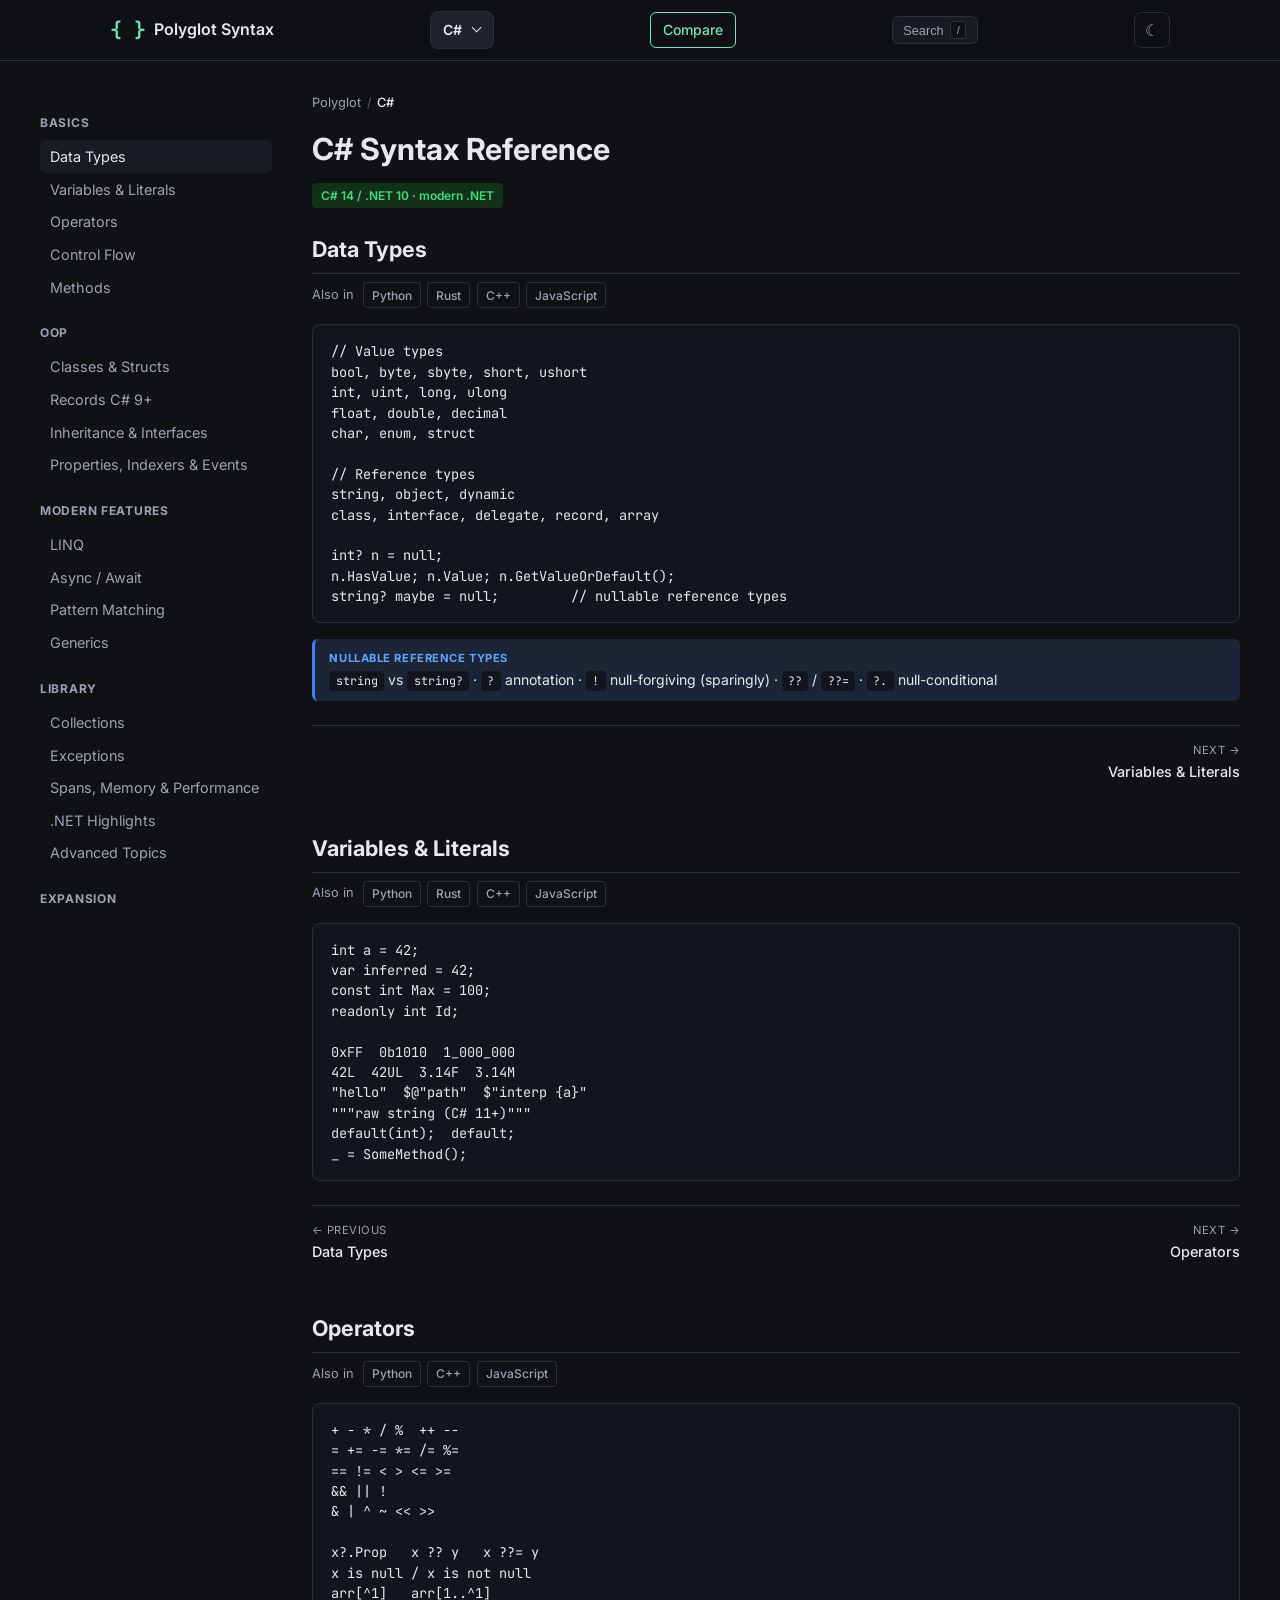
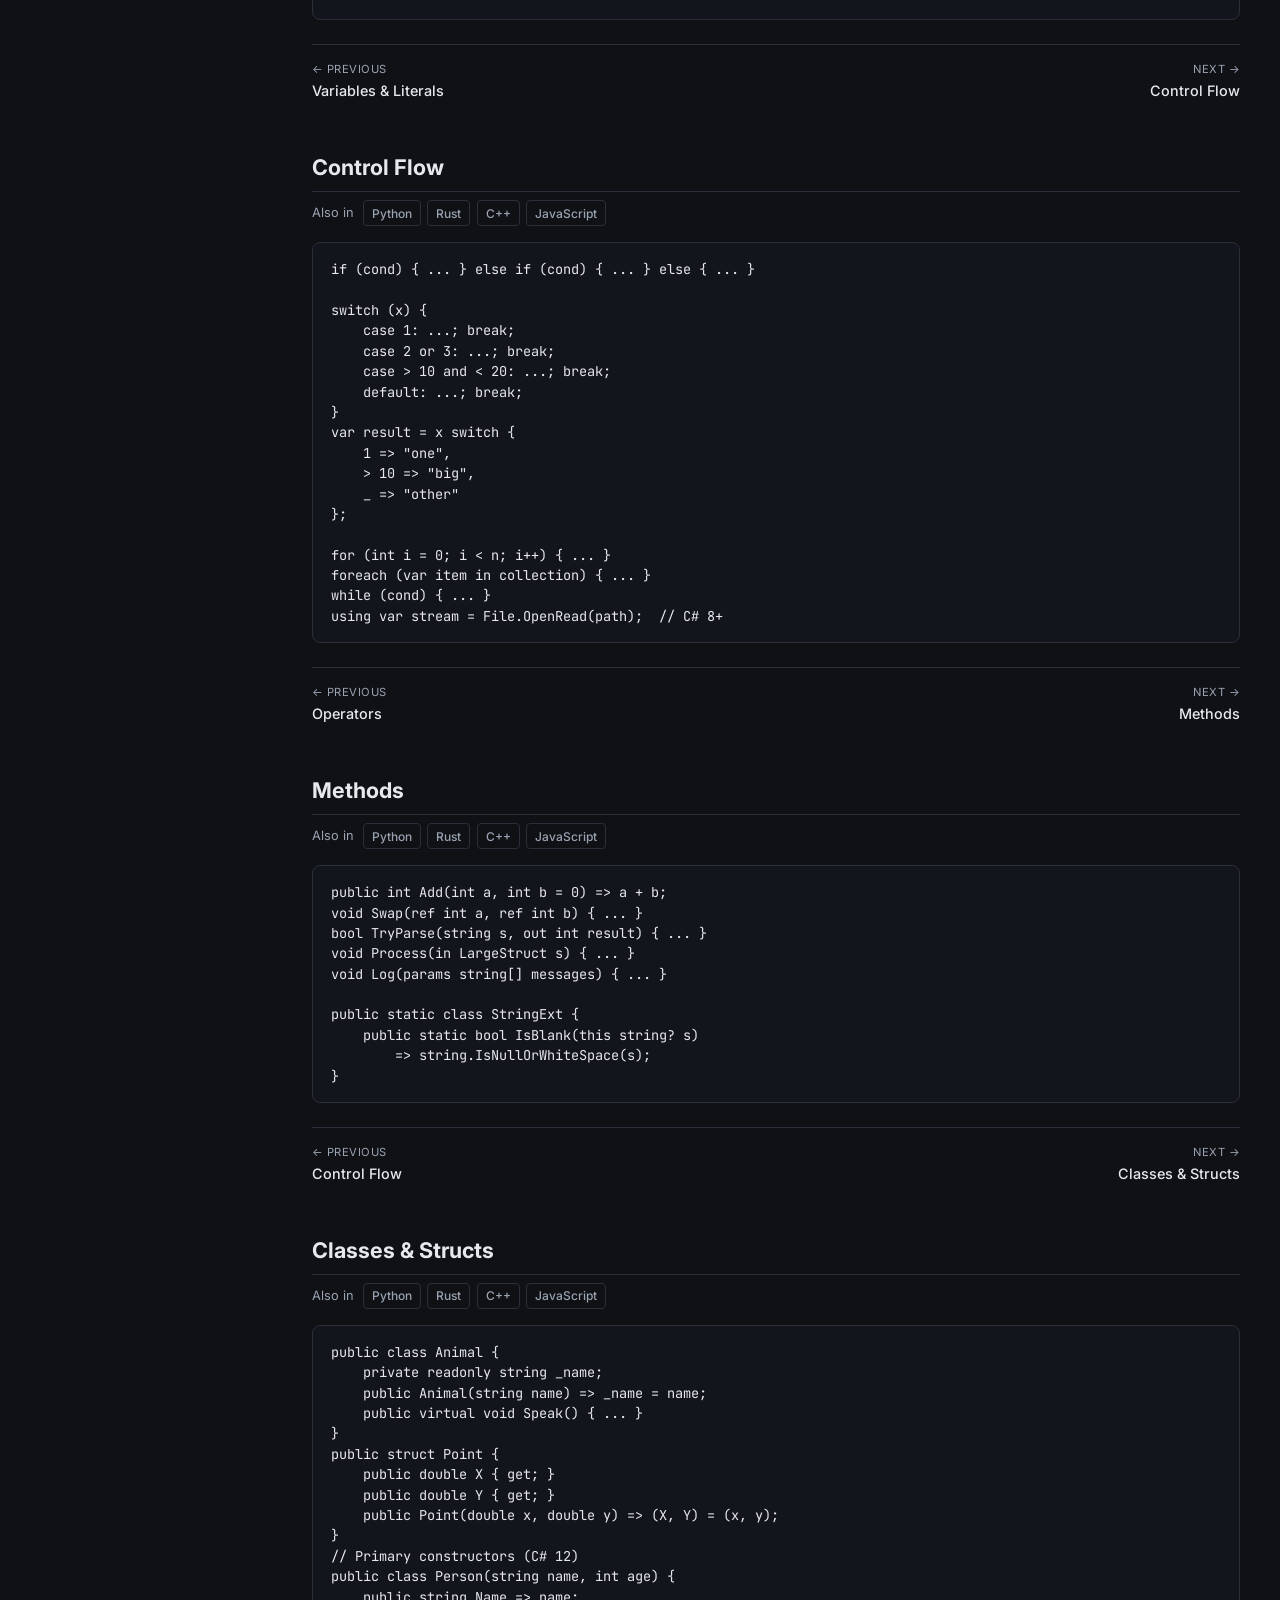
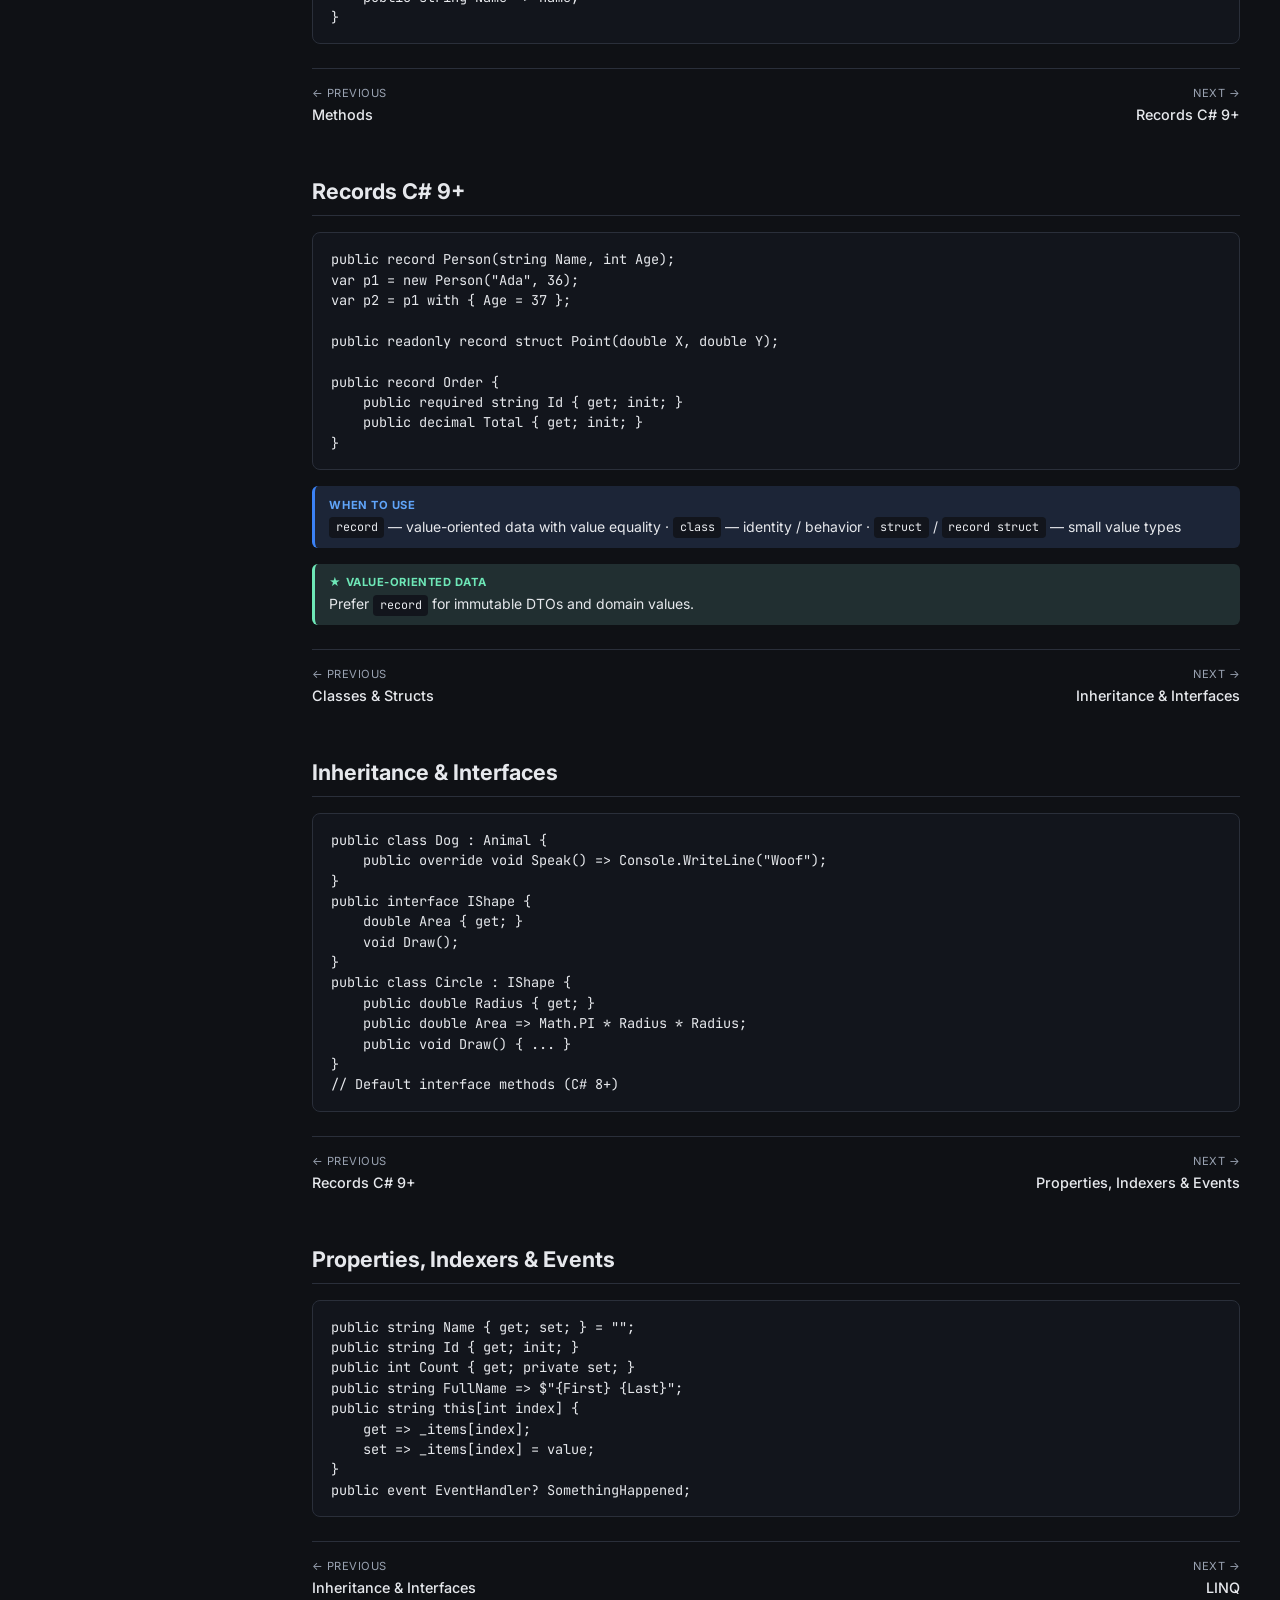
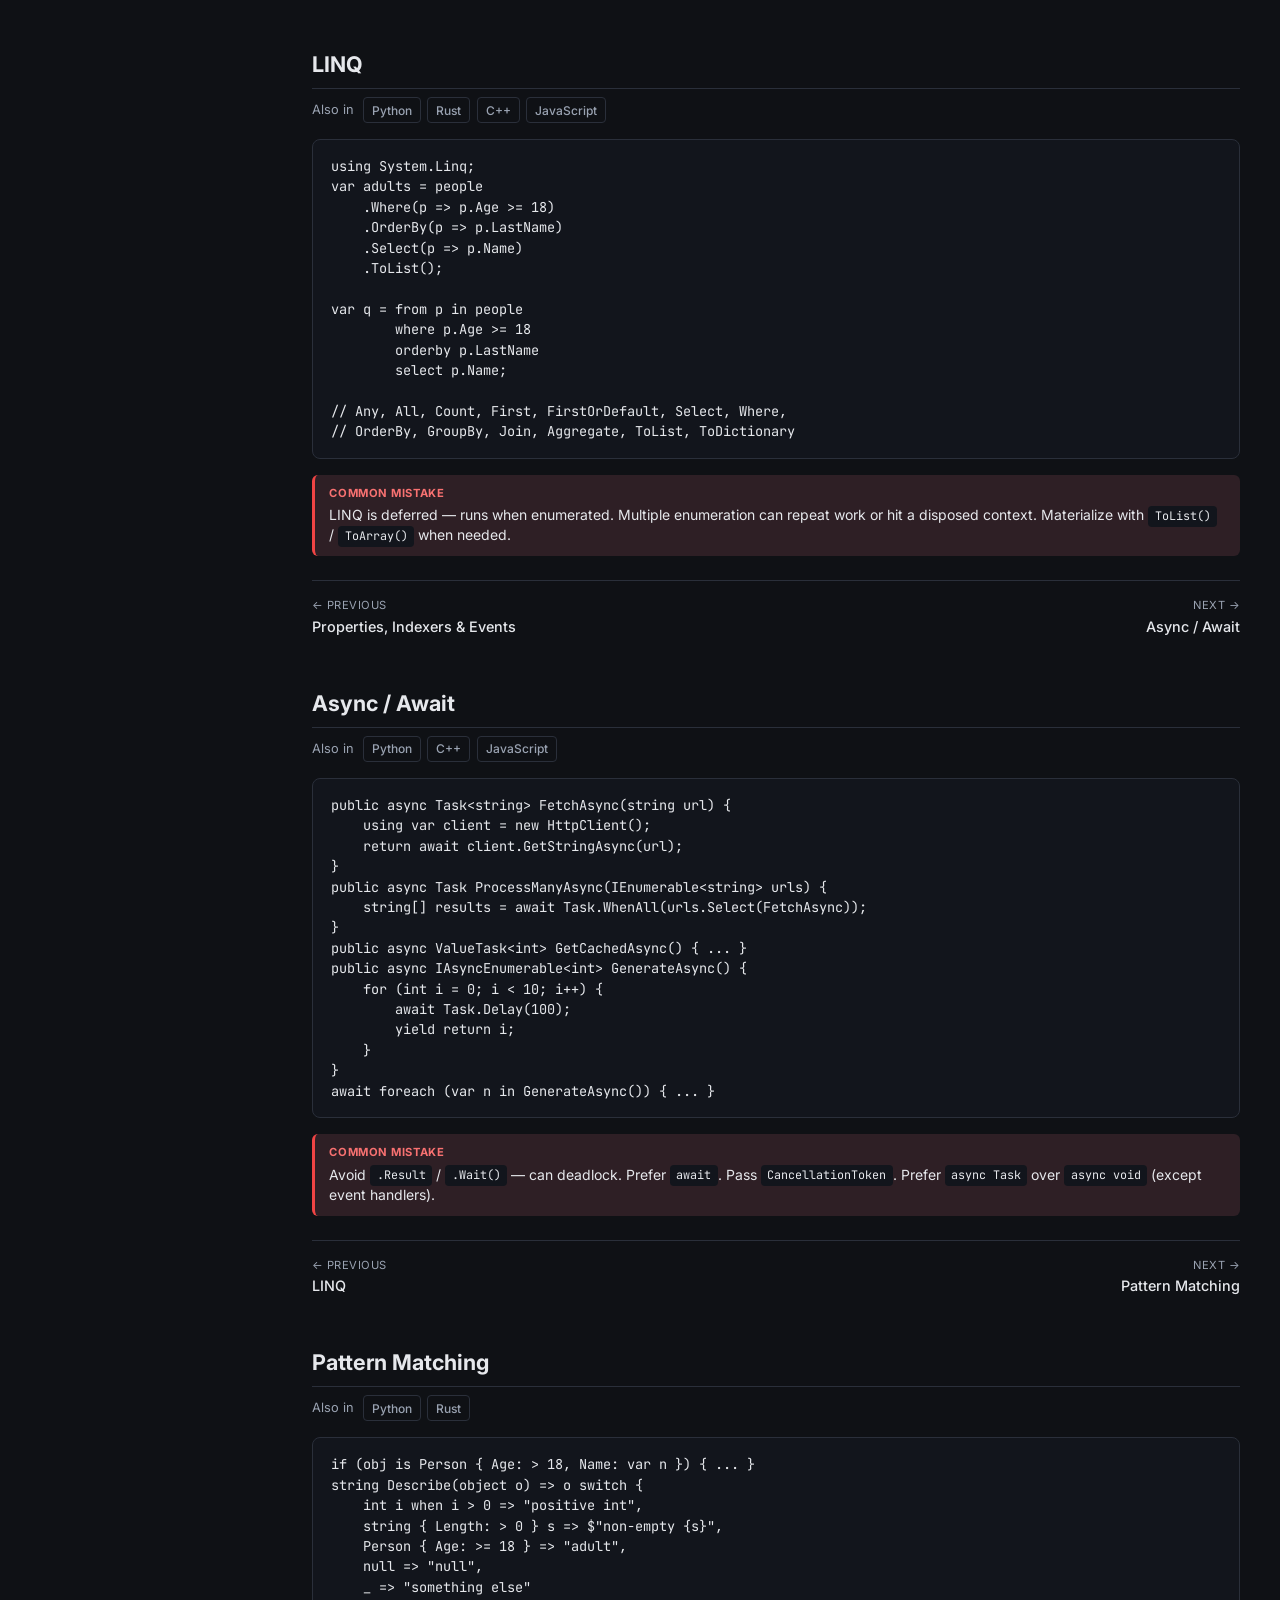
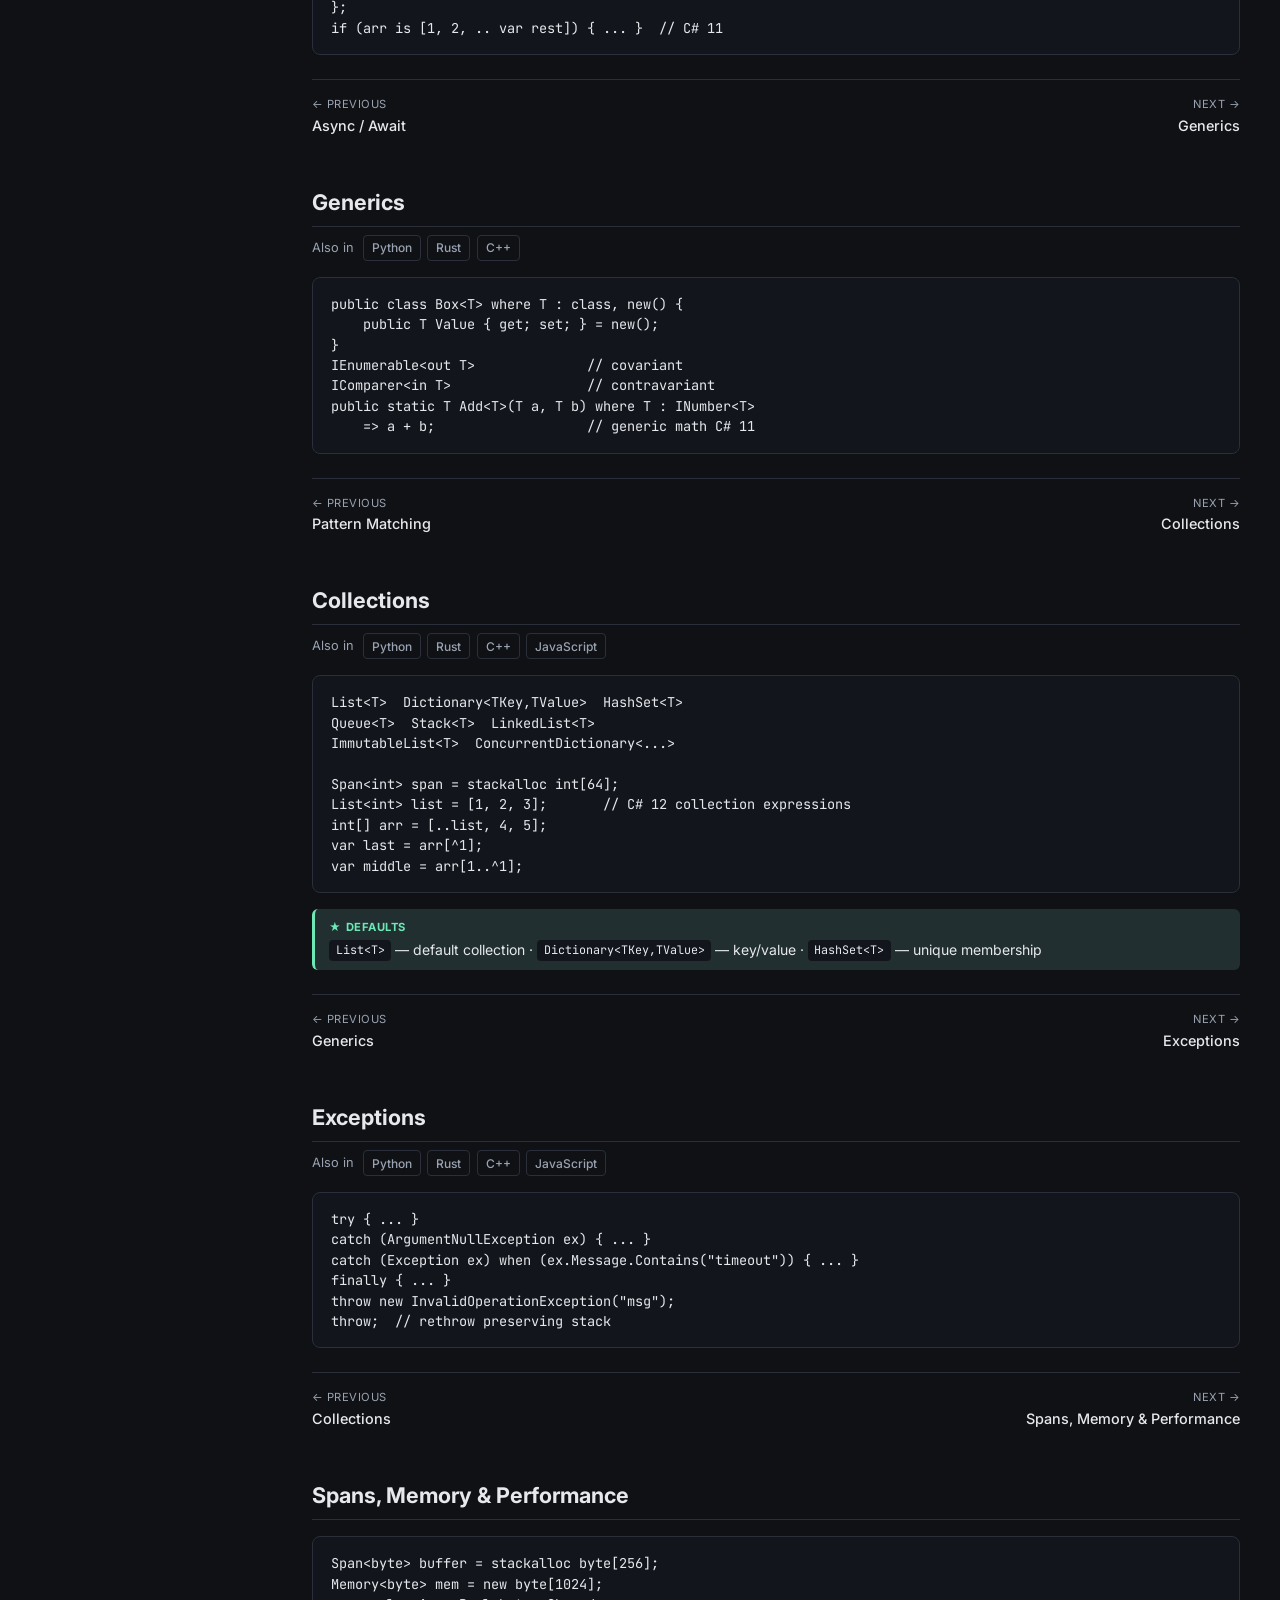
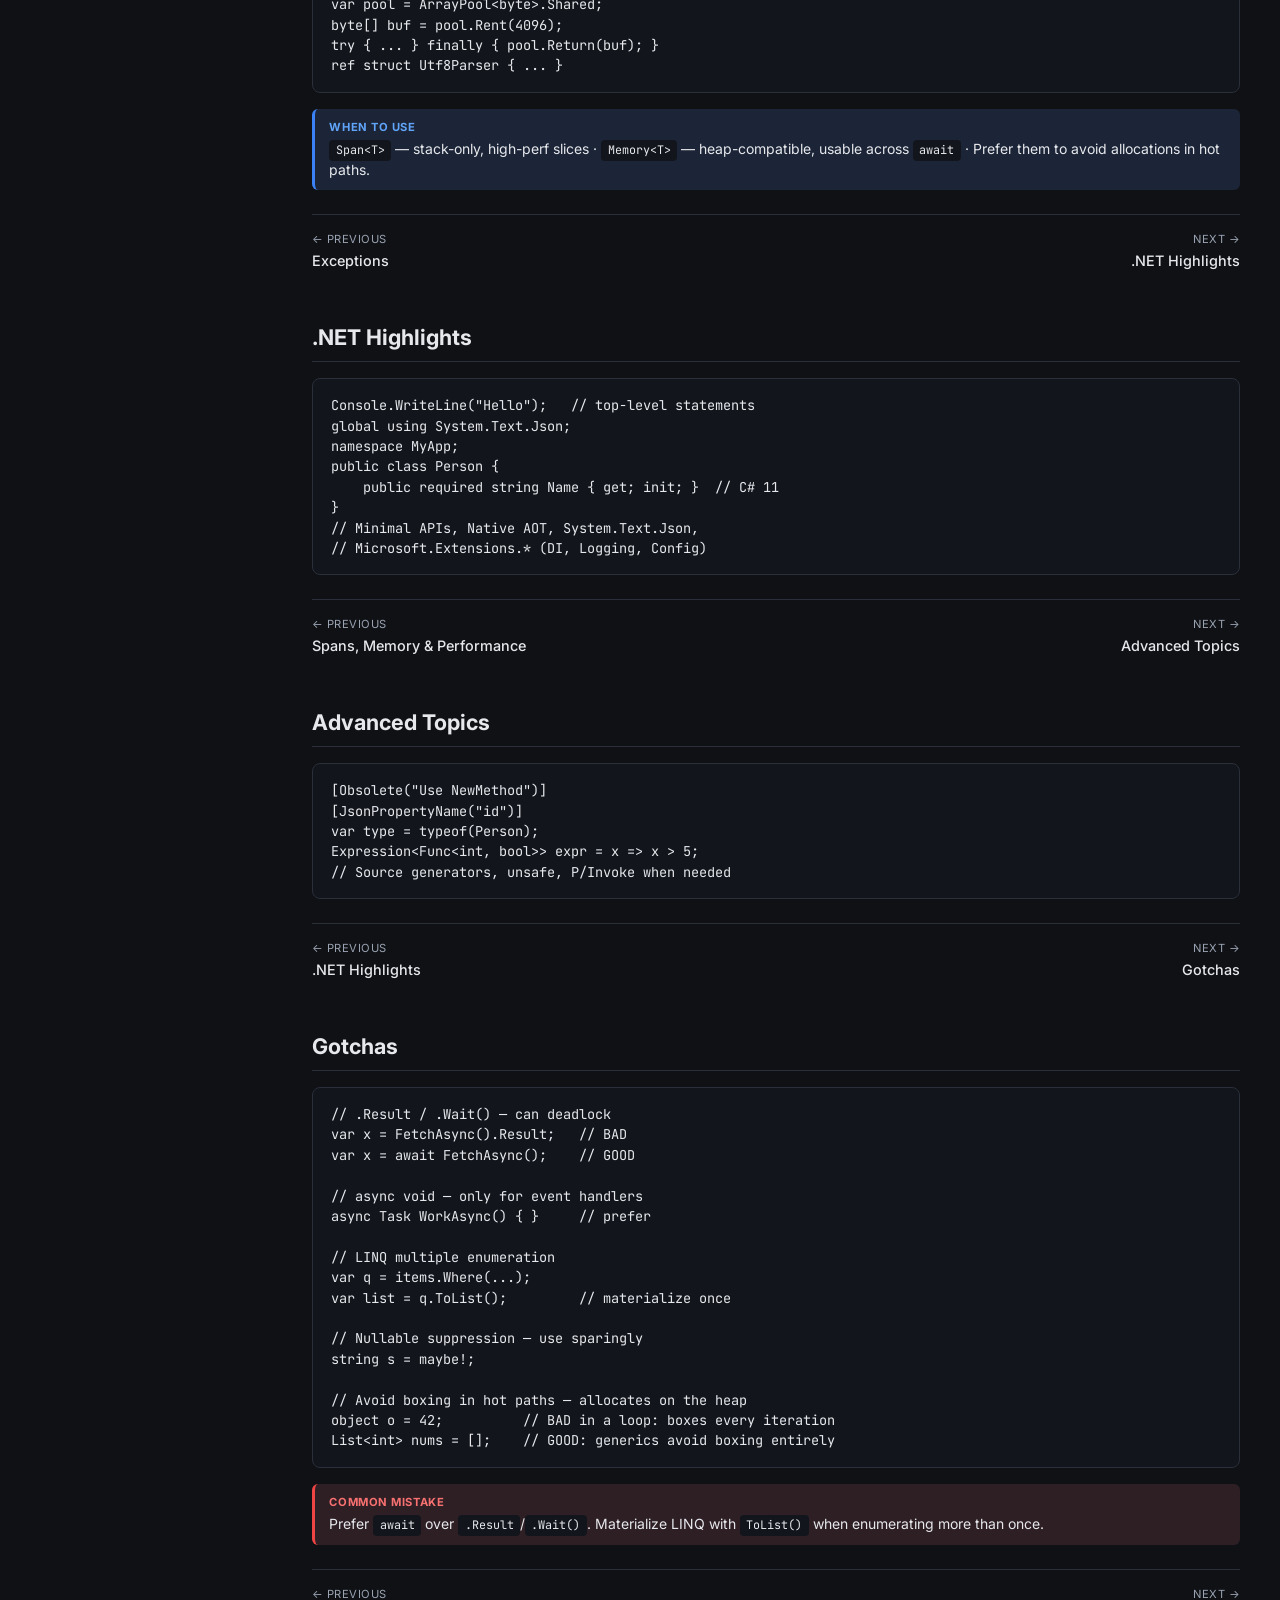
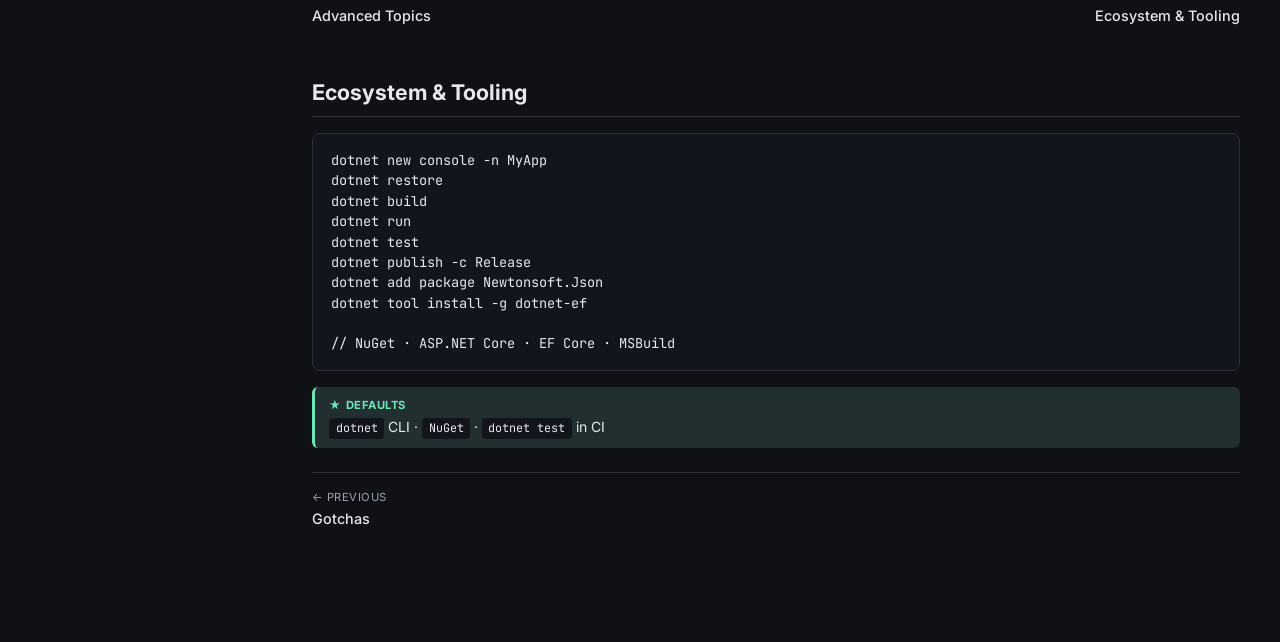
<file: csharp/index.html>
<!DOCTYPE html>
<html lang="en">
<head>
  <meta charset="UTF-8">
  <meta name="viewport" content="width=device-width, initial-scale=1.0">
  <title>C# — Polyglot Syntax Reference</title>
  <link rel="stylesheet" href="../css/style.css">
  <link href="https://fonts.googleapis.com/css2?family=Inter:wght@400;500;600;700&family=JetBrains+Mono:wght@400;500&display=swap" rel="stylesheet">
</head>
<body>
  <header class="site-header">
    <div class="container header-inner">
      <a href="../index.html" class="logo"><span class="logo-mark">{ }</span><span class="logo-text">Polyglot Syntax</span></a>
      <nav class="lang-nav" aria-label="Language navigation">
        <details class="language-menu">
          <summary class="language-menu-toggle" aria-label="Choose a language">
            <span>C#</span><span class="language-menu-chevron" aria-hidden="true"></span>
          </summary>
          <div class="language-menu-panel" aria-label="Available languages"></div>
        </details>
      </nav>
      <a href="../compare/index.html" class="lang-btn" style="color: var(--accent); border: 1px solid var(--accent);">Compare</a>
      <button id="theme-toggle" class="theme-btn" aria-label="Toggle theme">☾</button>
    </div>
  </header>

  <div class="lang-layout container">
    <aside class="sidebar">
      <h3>Basics</h3> <a href="#types">Data Types</a> <a href="#variables">Variables &amp; Literals</a> <a href="#operators">Operators</a> <a href="#control">Control Flow</a> <a href="#methods">Methods</a> <h3>OOP</h3> <a href="#classes">Classes &amp; Structs</a> <a href="#records">Records C# 9+</a> <a href="#inheritance">Inheritance &amp; Interfaces</a> <a href="#properties">Properties, Indexers &amp; Events</a> <h3>Modern Features</h3> <a href="#linq">LINQ</a> <a href="#async">Async / Await</a> <a href="#pattern">Pattern Matching</a> <a href="#generics">Generics</a> <h3>Library</h3> <a href="#collections">Collections</a> <a href="#exceptions">Exceptions</a> <a href="#memory">Spans, Memory &amp; Performance</a> <a href="#dotnet">.NET Highlights</a> <a href="#advanced">Advanced Topics</a> <h3>Expansion</h3> <a href="#gotchas">Gotchas</a> <a href="#ecosystem">Ecosystem &amp; Tooling</a>
    </aside>

    <article class="content">
      <h1>C# Syntax Reference</h1>
      <span class="lang-tag csharp">C# 14 / .NET 10 · modern .NET</span>
      <section class="topic" id="types"><h2>Data Types</h2><pre><code>// Value types
bool, byte, sbyte, short, ushort
int, uint, long, ulong
float, double, decimal
char, enum, struct

// Reference types
string, object, dynamic
class, interface, delegate, record, array

int? n = null;
n.HasValue; n.Value; n.GetValueOrDefault();
string? maybe = null;         // nullable reference types</code></pre>
        <div class="callout callout-use"><strong>Nullable reference types</strong>
          <code class="inline">string</code> vs <code class="inline">string?</code> ·
          <code class="inline">?</code> annotation ·
          <code class="inline">!</code> null-forgiving (sparingly) ·
          <code class="inline">??</code> / <code class="inline">??=</code> ·
          <code class="inline">?.</code> null-conditional
        </div></section> <section class="topic" id="variables"><h2>Variables &amp; Literals</h2><pre><code>int a = 42;
var inferred = 42;
const int Max = 100;
readonly int Id;

0xFF  0b1010  1_000_000
42L  42UL  3.14F  3.14M
"hello"  $@"path"  $"interp {a}"
"""raw string (C# 11+)"""
default(int);  default;
_ = SomeMethod();</code></pre></section> <section class="topic" id="operators"><h2>Operators</h2><pre><code>+ - * / %  ++ --
= += -= *= /= %=
== != &lt; &gt; &lt;= &gt;=
&amp;&amp; || !
&amp; | ^ ~ &lt;&lt; &gt;&gt;

x?.Prop   x ?? y   x ??= y
x is null / x is not null
arr[^1]   arr[1..^1]</code></pre></section> <section class="topic" id="control"><h2>Control Flow</h2><pre><code>if (cond) { ... } else if (cond) { ... } else { ... }

switch (x) {
    case 1: ...; break;
    case 2 or 3: ...; break;
    case &gt; 10 and &lt; 20: ...; break;
    default: ...; break;
}
var result = x switch {
    1 =&gt; "one",
    &gt; 10 =&gt; "big",
    _ =&gt; "other"
};

for (int i = 0; i &lt; n; i++) { ... }
foreach (var item in collection) { ... }
while (cond) { ... }
using var stream = File.OpenRead(path);  // C# 8+</code></pre></section> <section class="topic" id="methods"><h2>Methods</h2><pre><code>public int Add(int a, int b = 0) =&gt; a + b;
void Swap(ref int a, ref int b) { ... }
bool TryParse(string s, out int result) { ... }
void Process(in LargeStruct s) { ... }
void Log(params string[] messages) { ... }

public static class StringExt {
    public static bool IsBlank(this string? s)
        =&gt; string.IsNullOrWhiteSpace(s);
}</code></pre></section> <section class="topic" id="classes"><h2>Classes &amp; Structs</h2><pre><code>public class Animal {
    private readonly string _name;
    public Animal(string name) =&gt; _name = name;
    public virtual void Speak() { ... }
}
public struct Point {
    public double X { get; }
    public double Y { get; }
    public Point(double x, double y) =&gt; (X, Y) = (x, y);
}
// Primary constructors (C# 12)
public class Person(string name, int age) {
    public string Name =&gt; name;
}</code></pre></section> <section class="topic" id="records"><h2>Records C# 9+</h2><pre><code>public record Person(string Name, int Age);
var p1 = new Person("Ada", 36);
var p2 = p1 with { Age = 37 };

public readonly record struct Point(double X, double Y);

public record Order {
    public required string Id { get; init; }
    public decimal Total { get; init; }
}</code></pre>
        <div class="callout callout-use"><strong>When to use</strong>
          <code class="inline">record</code> — value-oriented data with value equality ·
          <code class="inline">class</code> — identity / behavior ·
          <code class="inline">struct</code> / <code class="inline">record struct</code> — small value types
        </div>
        <div class="callout callout-default"><strong>★ Value-oriented data</strong>
          Prefer <code class="inline">record</code> for immutable DTOs and domain values.
        </div></section> <section class="topic" id="inheritance"><h2>Inheritance &amp; Interfaces</h2><pre><code>public class Dog : Animal {
    public override void Speak() =&gt; Console.WriteLine("Woof");
}
public interface IShape {
    double Area { get; }
    void Draw();
}
public class Circle : IShape {
    public double Radius { get; }
    public double Area =&gt; Math.PI * Radius * Radius;
    public void Draw() { ... }
}
// Default interface methods (C# 8+)</code></pre></section> <section class="topic" id="properties"><h2>Properties, Indexers &amp; Events</h2><pre><code>public string Name { get; set; } = "";
public string Id { get; init; }
public int Count { get; private set; }
public string FullName =&gt; $"{First} {Last}";
public string this[int index] {
    get =&gt; _items[index];
    set =&gt; _items[index] = value;
}
public event EventHandler? SomethingHappened;</code></pre></section> <section class="topic" id="linq"><h2>LINQ</h2><pre><code>using System.Linq;
var adults = people
    .Where(p =&gt; p.Age &gt;= 18)
    .OrderBy(p =&gt; p.LastName)
    .Select(p =&gt; p.Name)
    .ToList();

var q = from p in people
        where p.Age &gt;= 18
        orderby p.LastName
        select p.Name;

// Any, All, Count, First, FirstOrDefault, Select, Where,
// OrderBy, GroupBy, Join, Aggregate, ToList, ToDictionary</code></pre>
        <div class="callout callout-mistake"><strong>Common mistake</strong>
          LINQ is deferred — runs when enumerated. Multiple enumeration can repeat work
          or hit a disposed context. Materialize with <code class="inline">ToList()</code> / <code class="inline">ToArray()</code> when needed.
        </div></section> <section class="topic" id="async"><h2>Async / Await</h2><pre><code>public async Task&lt;string&gt; FetchAsync(string url) {
    using var client = new HttpClient();
    return await client.GetStringAsync(url);
}
public async Task ProcessManyAsync(IEnumerable&lt;string&gt; urls) {
    string[] results = await Task.WhenAll(urls.Select(FetchAsync));
}
public async ValueTask&lt;int&gt; GetCachedAsync() { ... }
public async IAsyncEnumerable&lt;int&gt; GenerateAsync() {
    for (int i = 0; i &lt; 10; i++) {
        await Task.Delay(100);
        yield return i;
    }
}
await foreach (var n in GenerateAsync()) { ... }</code></pre>
        <div class="callout callout-mistake"><strong>Common mistake</strong>
          Avoid <code class="inline">.Result</code> / <code class="inline">.Wait()</code> — can deadlock.
          Prefer <code class="inline">await</code>. Pass <code class="inline">CancellationToken</code>.
          Prefer <code class="inline">async Task</code> over <code class="inline">async void</code> (except event handlers).
        </div></section> <section class="topic" id="pattern"><h2>Pattern Matching</h2><pre><code>if (obj is Person { Age: &gt; 18, Name: var n }) { ... }
string Describe(object o) =&gt; o switch {
    int i when i &gt; 0 =&gt; "positive int",
    string { Length: &gt; 0 } s =&gt; $"non-empty {s}",
    Person { Age: &gt;= 18 } =&gt; "adult",
    null =&gt; "null",
    _ =&gt; "something else"
};
if (arr is [1, 2, .. var rest]) { ... }  // C# 11</code></pre></section> <section class="topic" id="generics"><h2>Generics</h2><pre><code>public class Box&lt;T&gt; where T : class, new() {
    public T Value { get; set; } = new();
}
IEnumerable&lt;out T&gt;              // covariant
IComparer&lt;in T&gt;                 // contravariant
public static T Add&lt;T&gt;(T a, T b) where T : INumber&lt;T&gt;
    =&gt; a + b;                   // generic math C# 11</code></pre></section> <section class="topic" id="collections"><h2>Collections</h2><pre><code>List&lt;T&gt;  Dictionary&lt;TKey,TValue&gt;  HashSet&lt;T&gt;
Queue&lt;T&gt;  Stack&lt;T&gt;  LinkedList&lt;T&gt;
ImmutableList&lt;T&gt;  ConcurrentDictionary&lt;...&gt;

Span&lt;int&gt; span = stackalloc int[64];
List&lt;int&gt; list = [1, 2, 3];       // C# 12 collection expressions
int[] arr = [..list, 4, 5];
var last = arr[^1];
var middle = arr[1..^1];</code></pre>
        <div class="callout callout-default"><strong>★ Defaults</strong>
          <code class="inline">List&lt;T&gt;</code> — default collection ·
          <code class="inline">Dictionary&lt;TKey,TValue&gt;</code> — key/value ·
          <code class="inline">HashSet&lt;T&gt;</code> — unique membership
        </div></section> <section class="topic" id="exceptions"><h2>Exceptions</h2><pre><code>try { ... }
catch (ArgumentNullException ex) { ... }
catch (Exception ex) when (ex.Message.Contains("timeout")) { ... }
finally { ... }
throw new InvalidOperationException("msg");
throw;  // rethrow preserving stack</code></pre></section> <section class="topic" id="memory"><h2>Spans, Memory &amp; Performance</h2><pre><code>Span&lt;byte&gt; buffer = stackalloc byte[256];
Memory&lt;byte&gt; mem = new byte[1024];
var pool = ArrayPool&lt;byte&gt;.Shared;
byte[] buf = pool.Rent(4096);
try { ... } finally { pool.Return(buf); }
ref struct Utf8Parser { ... }</code></pre>
        <div class="callout callout-use"><strong>When to use</strong>
          <code class="inline">Span&lt;T&gt;</code> — stack-only, high-perf slices ·
          <code class="inline">Memory&lt;T&gt;</code> — heap-compatible, usable across <code class="inline">await</code> ·
          Prefer them to avoid allocations in hot paths.
        </div></section> <section class="topic" id="dotnet"><h2>.NET Highlights</h2><pre><code>Console.WriteLine("Hello");   // top-level statements
global using System.Text.Json;
namespace MyApp;
public class Person {
    public required string Name { get; init; }  // C# 11
}
// Minimal APIs, Native AOT, System.Text.Json,
// Microsoft.Extensions.* (DI, Logging, Config)</code></pre></section> <section class="topic" id="advanced"><h2>Advanced Topics</h2><pre><code>[Obsolete("Use NewMethod")]
[JsonPropertyName("id")]
var type = typeof(Person);
Expression&lt;Func&lt;int, bool&gt;&gt; expr = x =&gt; x &gt; 5;
// Source generators, unsafe, P/Invoke when needed</code></pre></section> <section class="topic" id="gotchas"><h2>Gotchas</h2><pre><code>// .Result / .Wait() — can deadlock
var x = FetchAsync().Result;   // BAD
var x = await FetchAsync();    // GOOD

// async void — only for event handlers
async Task WorkAsync() { }     // prefer

// LINQ multiple enumeration
var q = items.Where(...);
var list = q.ToList();         // materialize once

// Nullable suppression — use sparingly
string s = maybe!;

// Avoid boxing in hot paths — allocates on the heap
object o = 42;          // BAD in a loop: boxes every iteration
List&lt;int&gt; nums = [];    // GOOD: generics avoid boxing entirely
</code></pre>
        <div class="callout callout-mistake"><strong>Common mistake</strong>
          Prefer <code class="inline">await</code> over <code class="inline">.Result</code>/<code class="inline">.Wait()</code>.
          Materialize LINQ with <code class="inline">ToList()</code> when enumerating more than once.
        </div></section> <section class="topic" id="ecosystem"><h2>Ecosystem &amp; Tooling</h2><pre><code>dotnet new console -n MyApp
dotnet restore
dotnet build
dotnet run
dotnet test
dotnet publish -c Release
dotnet add package Newtonsoft.Json
dotnet tool install -g dotnet-ef

// NuGet · ASP.NET Core · EF Core · MSBuild
</code></pre>
        <div class="callout callout-default"><strong>★ Defaults</strong>
          <code class="inline">dotnet</code> CLI · <code class="inline">NuGet</code> ·
          <code class="inline">dotnet test</code> in CI
        </div></section>
    </article>
  </div>

  <script src="../js/site-data.js"></script>
  <script src="../js/main.js"></script>
</body>
</html>
</file>
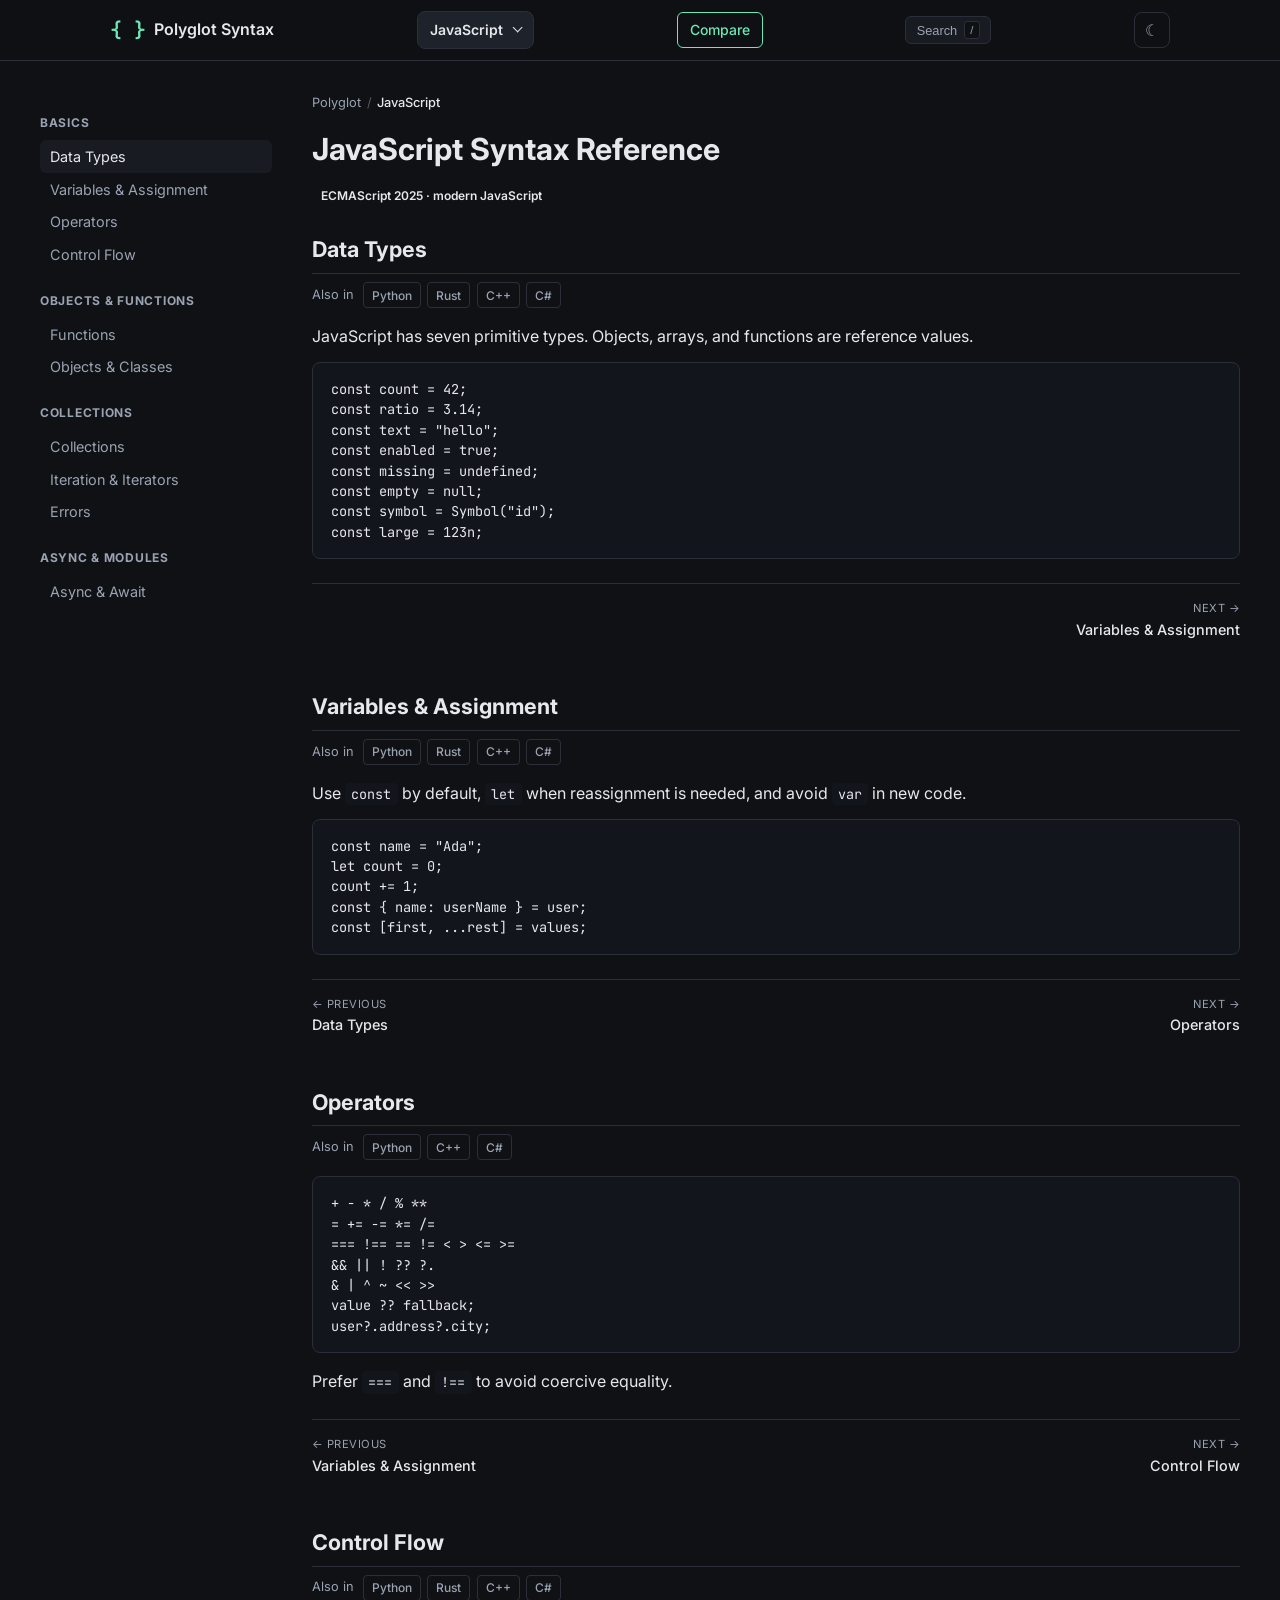
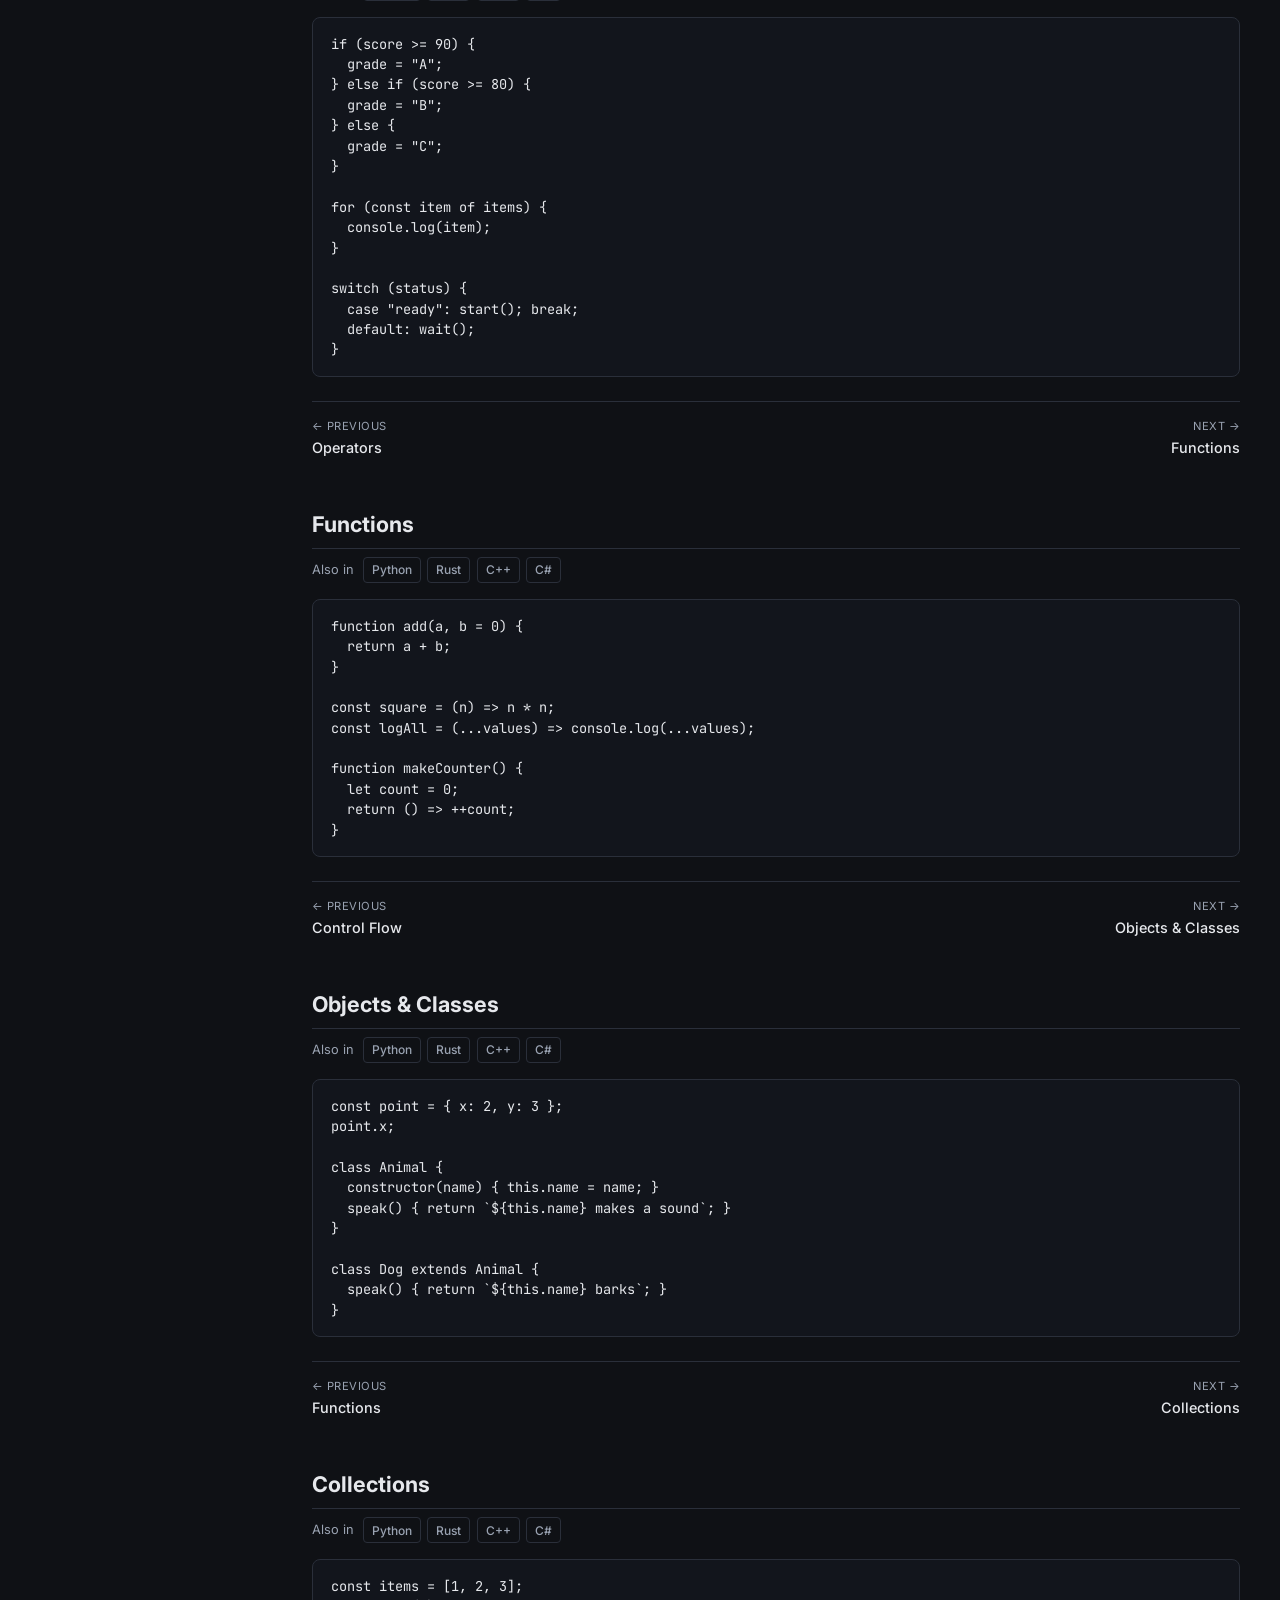
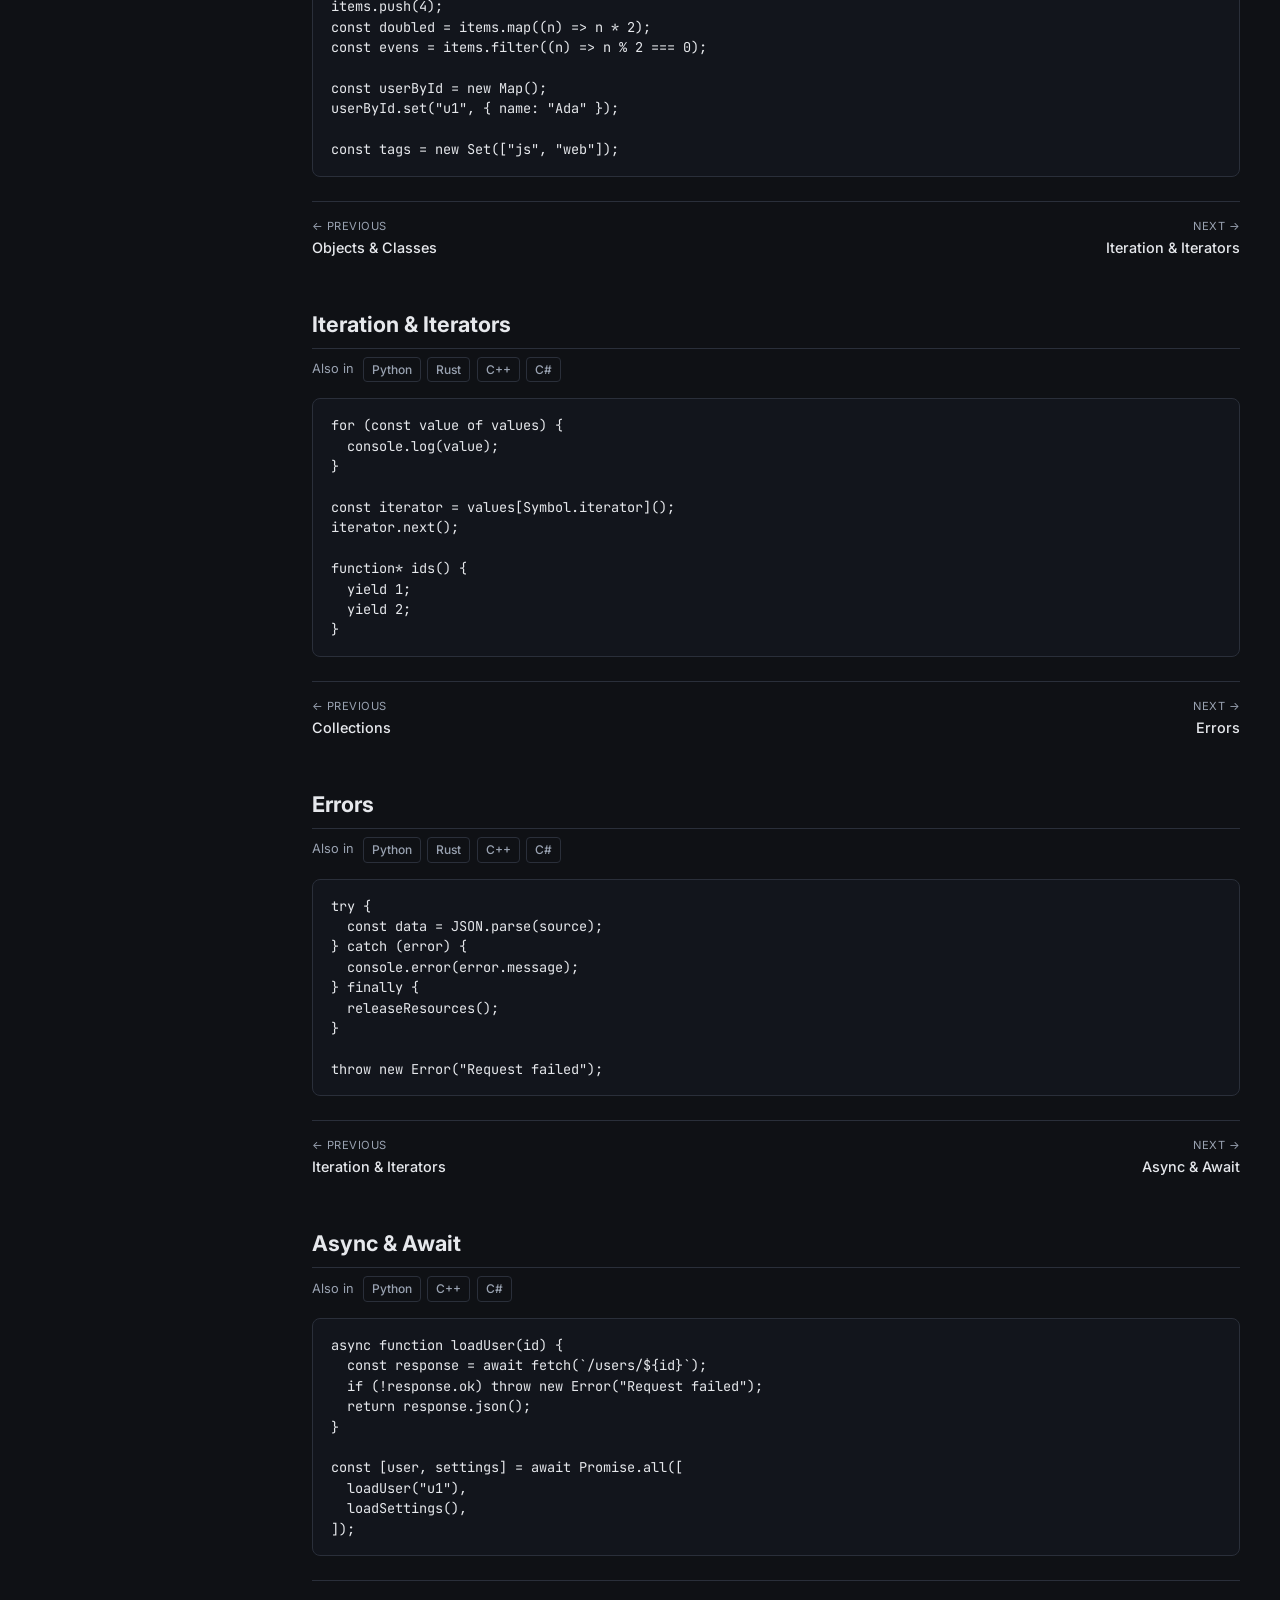
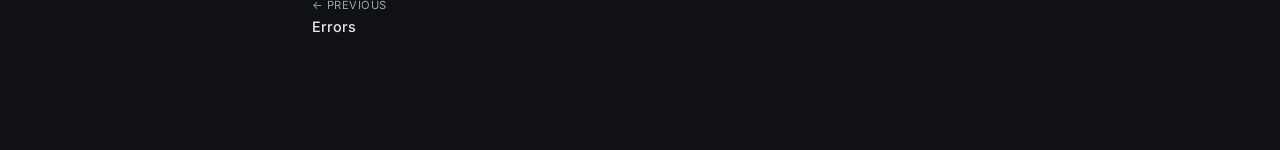
<file: javascript/index.html>
<!DOCTYPE html>
<html lang="en">
<head>
  <meta charset="UTF-8">
  <meta name="viewport" content="width=device-width, initial-scale=1.0">
  <title>JavaScript — Polyglot Syntax Reference</title>
  <link rel="stylesheet" href="../css/style.css">
  <link href="https://fonts.googleapis.com/css2?family=Inter:wght@400;500;600;700&family=JetBrains+Mono:wght@400;500&display=swap" rel="stylesheet">
</head>
<body>
  <header class="site-header">
    <div class="container header-inner">
      <a href="../index.html" class="logo"><span class="logo-mark">{ }</span><span class="logo-text">Polyglot Syntax</span></a>
      <nav class="lang-nav" aria-label="Language navigation">
        <details class="language-menu">
          <summary class="language-menu-toggle" aria-label="Choose a language">
            <span>JavaScript</span><span class="language-menu-chevron" aria-hidden="true"></span>
          </summary>
          <div class="language-menu-panel" aria-label="Available languages"></div>
        </details>
      </nav>
      <a href="../compare/index.html" class="lang-btn" style="color: var(--accent); border: 1px solid var(--accent);">Compare</a>
      <button id="theme-toggle" class="theme-btn" aria-label="Toggle theme">☾</button>
    </div>
  </header>

  <div class="lang-layout container">
    <aside class="sidebar">
      <h3>Basics</h3> <a href="#types">Data Types</a> <a href="#variables">Variables &amp; Assignment</a> <a href="#operators">Operators</a> <a href="#control">Control Flow</a> <h3>Objects &amp; Functions</h3> <a href="#functions">Functions</a> <a href="#objects">Objects &amp; Classes</a> <h3>Collections</h3> <a href="#collections">Collections</a> <a href="#iteration">Iteration &amp; Iterators</a> <a href="#errors">Errors</a> <h3>Async &amp; Modules</h3> <a href="#async">Async &amp; Await</a>
    </aside>

    <article class="content">
      <h1>JavaScript Syntax Reference</h1>
      <span class="lang-tag javascript">ECMAScript 2025 · modern JavaScript</span>
      <section class="topic" id="types"><h2>Data Types</h2><p>JavaScript has seven primitive types. Objects, arrays, and functions are reference values.</p><pre><code>const count = 42;
const ratio = 3.14;
const text = "hello";
const enabled = true;
const missing = undefined;
const empty = null;
const symbol = Symbol("id");
const large = 123n;</code></pre></section> <section class="topic" id="variables"><h2>Variables &amp; Assignment</h2><p>Use <code class="inline">const</code> by default, <code class="inline">let</code> when reassignment is needed, and avoid <code class="inline">var</code> in new code.</p><pre><code>const name = "Ada";
let count = 0;
count += 1;
const { name: userName } = user;
const [first, ...rest] = values;</code></pre></section> <section class="topic" id="operators"><h2>Operators</h2><pre><code>+ - * / % **
= += -= *= /=
=== !== == != &lt; &gt; &lt;= &gt;=
&amp;&amp; || ! ?? ?.
&amp; | ^ ~ &lt;&lt; &gt;&gt;
value ?? fallback;
user?.address?.city;</code></pre><p>Prefer <code class="inline">===</code> and <code class="inline">!==</code> to avoid coercive equality.</p></section> <section class="topic" id="control"><h2>Control Flow</h2><pre><code>if (score &gt;= 90) {
  grade = "A";
} else if (score &gt;= 80) {
  grade = "B";
} else {
  grade = "C";
}

for (const item of items) {
  console.log(item);
}

switch (status) {
  case "ready": start(); break;
  default: wait();
}</code></pre></section> <section class="topic" id="functions"><h2>Functions</h2><pre><code>function add(a, b = 0) {
  return a + b;
}

const square = (n) =&gt; n * n;
const logAll = (...values) =&gt; console.log(...values);

function makeCounter() {
  let count = 0;
  return () =&gt; ++count;
}</code></pre></section> <section class="topic" id="objects"><h2>Objects &amp; Classes</h2><pre><code>const point = { x: 2, y: 3 };
point.x;

class Animal {
  constructor(name) { this.name = name; }
  speak() { return `${this.name} makes a sound`; }
}

class Dog extends Animal {
  speak() { return `${this.name} barks`; }
}</code></pre></section> <section class="topic" id="collections"><h2>Collections</h2><pre><code>const items = [1, 2, 3];
items.push(4);
const doubled = items.map((n) =&gt; n * 2);
const evens = items.filter((n) =&gt; n % 2 === 0);

const userById = new Map();
userById.set("u1", { name: "Ada" });

const tags = new Set(["js", "web"]);</code></pre></section> <section class="topic" id="iteration"><h2>Iteration &amp; Iterators</h2><pre><code>for (const value of values) {
  console.log(value);
}

const iterator = values[Symbol.iterator]();
iterator.next();

function* ids() {
  yield 1;
  yield 2;
}</code></pre></section> <section class="topic" id="errors"><h2>Errors</h2><pre><code>try {
  const data = JSON.parse(source);
} catch (error) {
  console.error(error.message);
} finally {
  releaseResources();
}

throw new Error("Request failed");</code></pre></section> <section class="topic" id="async"><h2>Async &amp; Await</h2><pre><code>async function loadUser(id) {
  const response = await fetch(`/users/${id}`);
  if (!response.ok) throw new Error("Request failed");
  return response.json();
}

const [user, settings] = await Promise.all([
  loadUser("u1"),
  loadSettings(),
]);</code></pre></section>
    </article>
  </div>

  <script src="../js/site-data.js"></script>
  <script src="../js/main.js"></script>
</body>
</html>
</file>
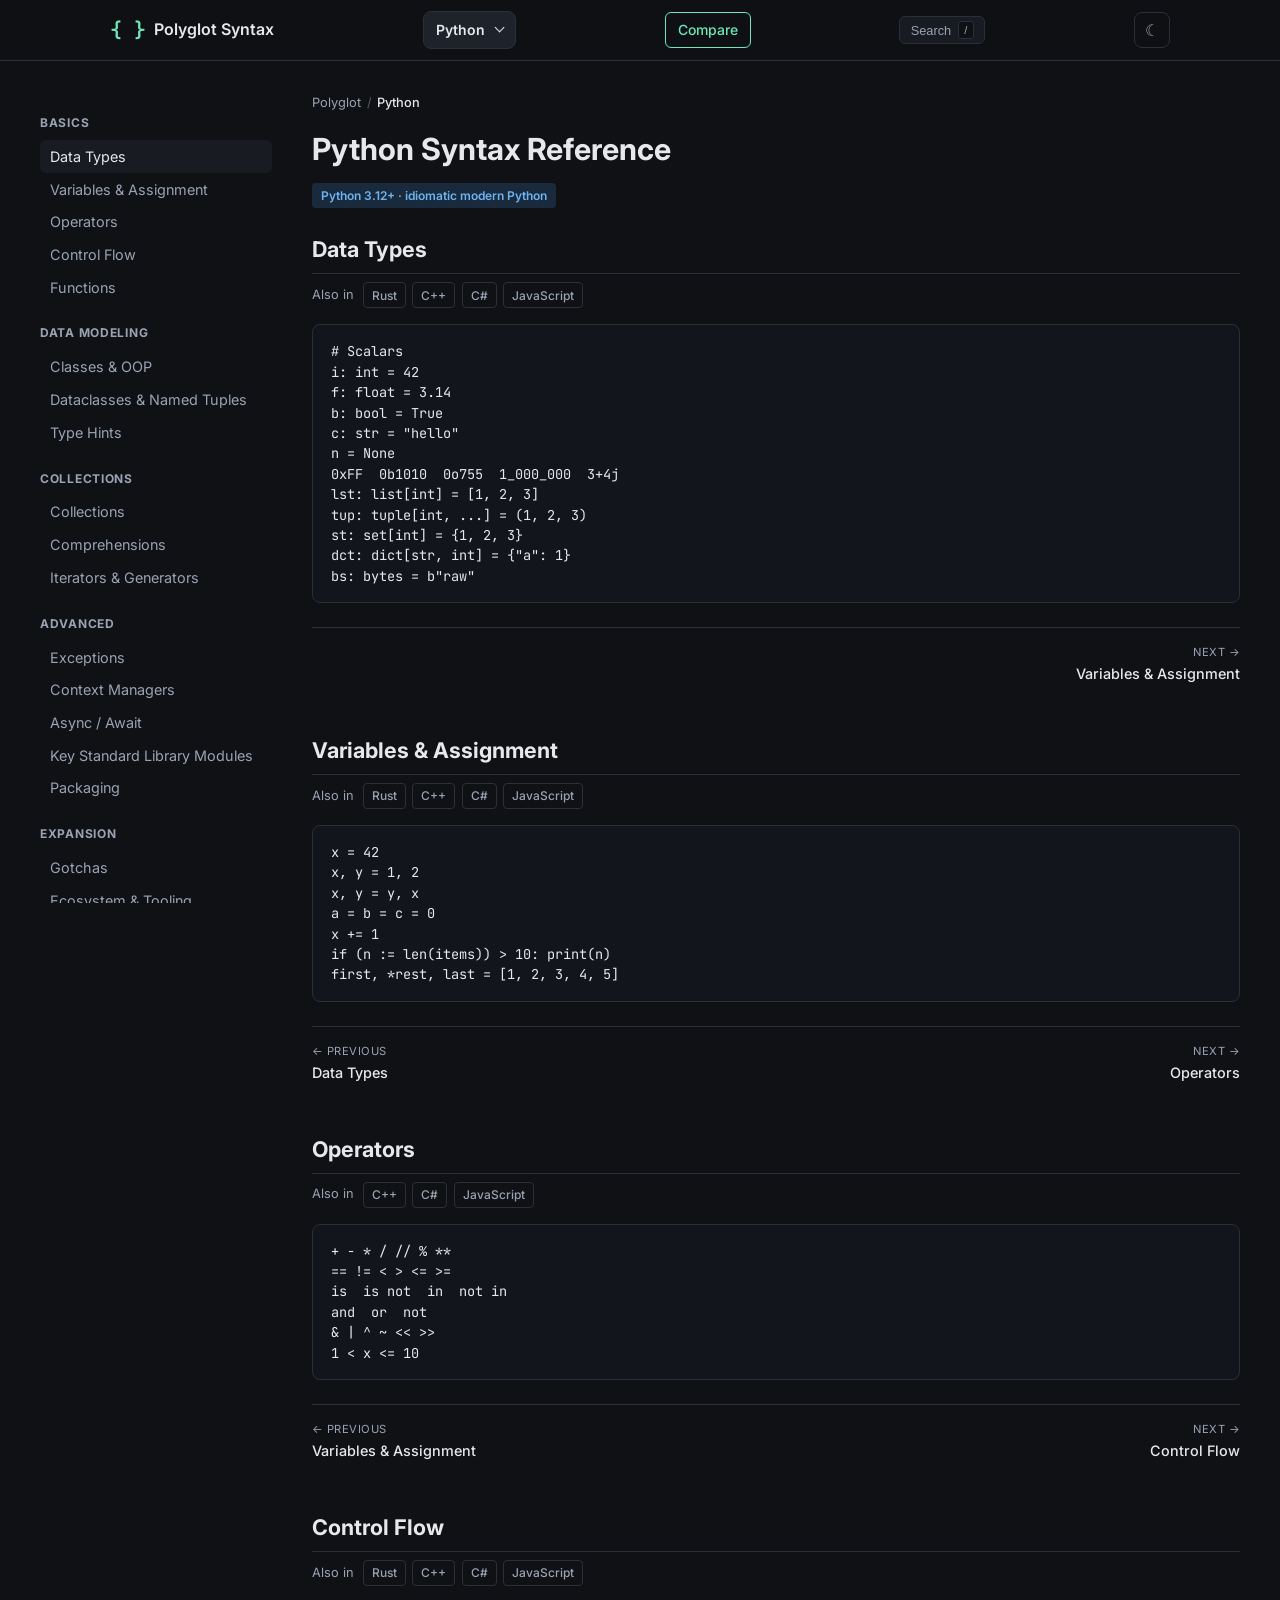
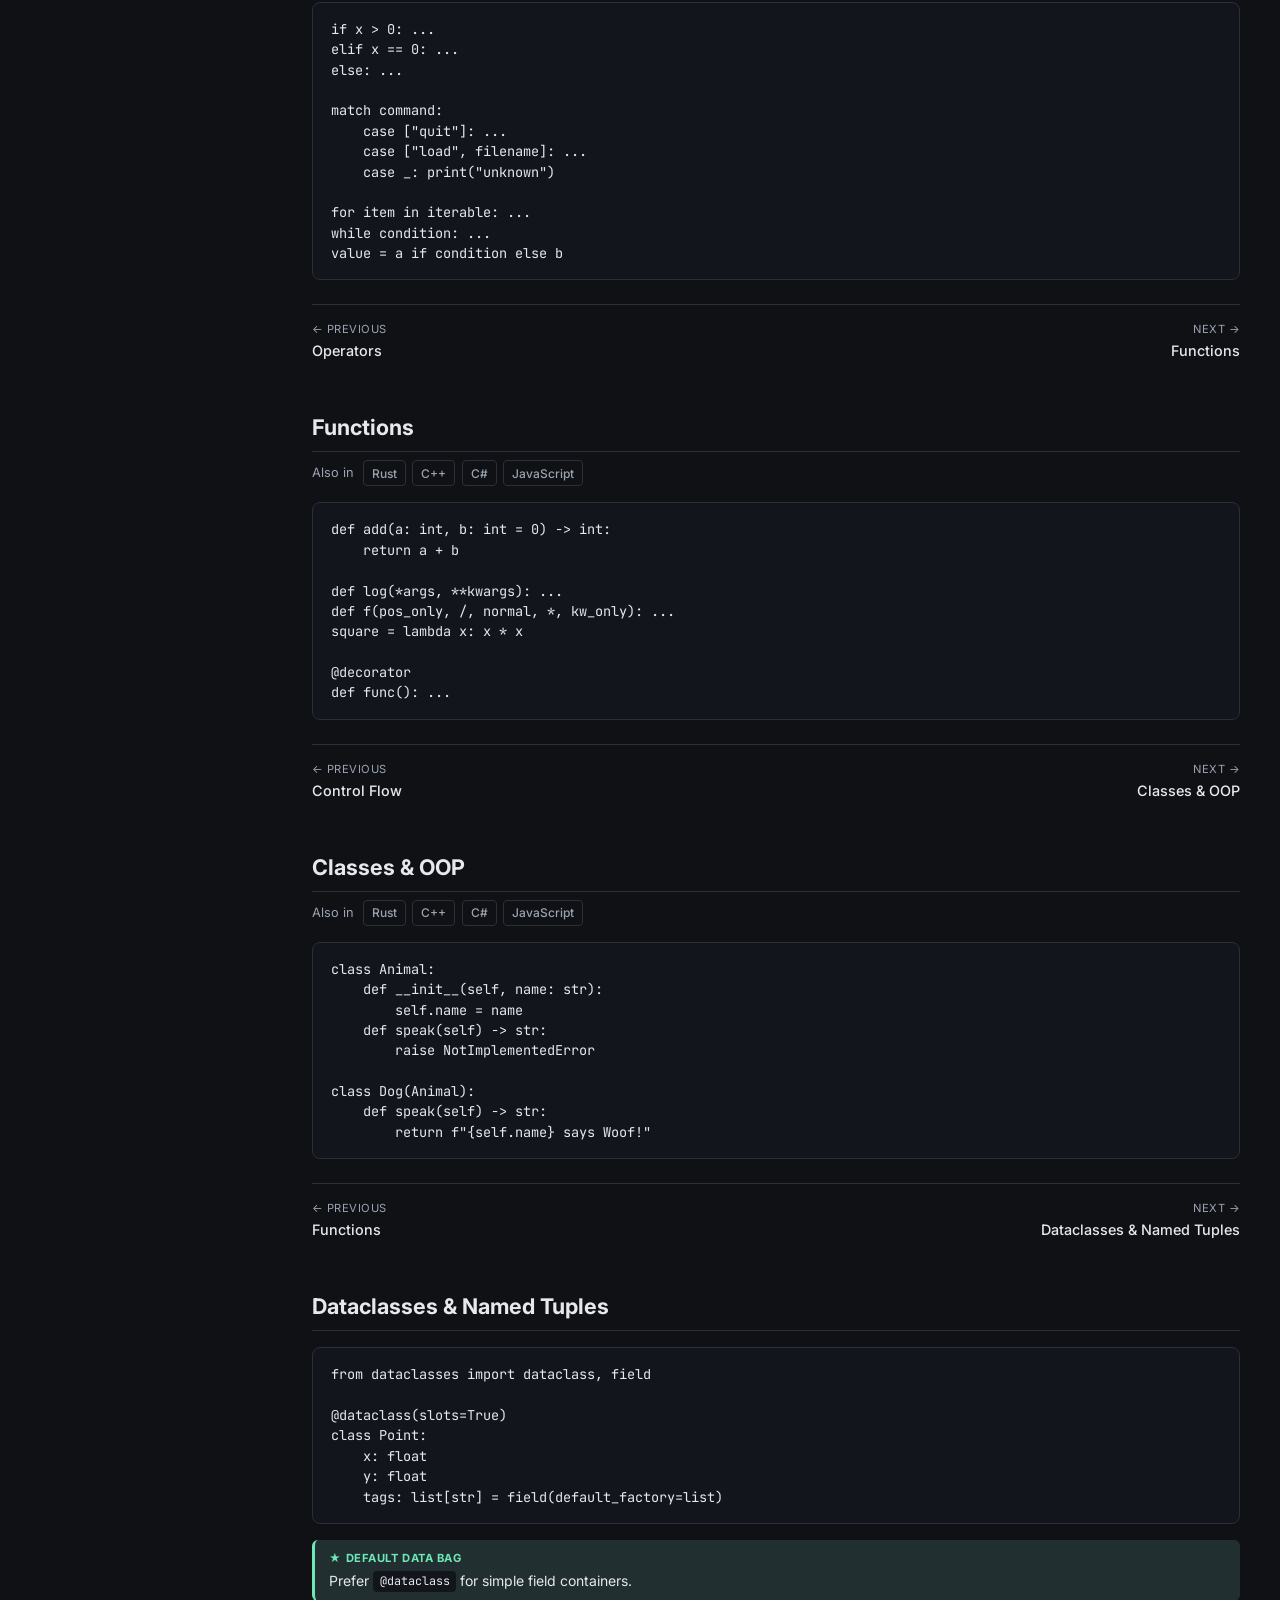
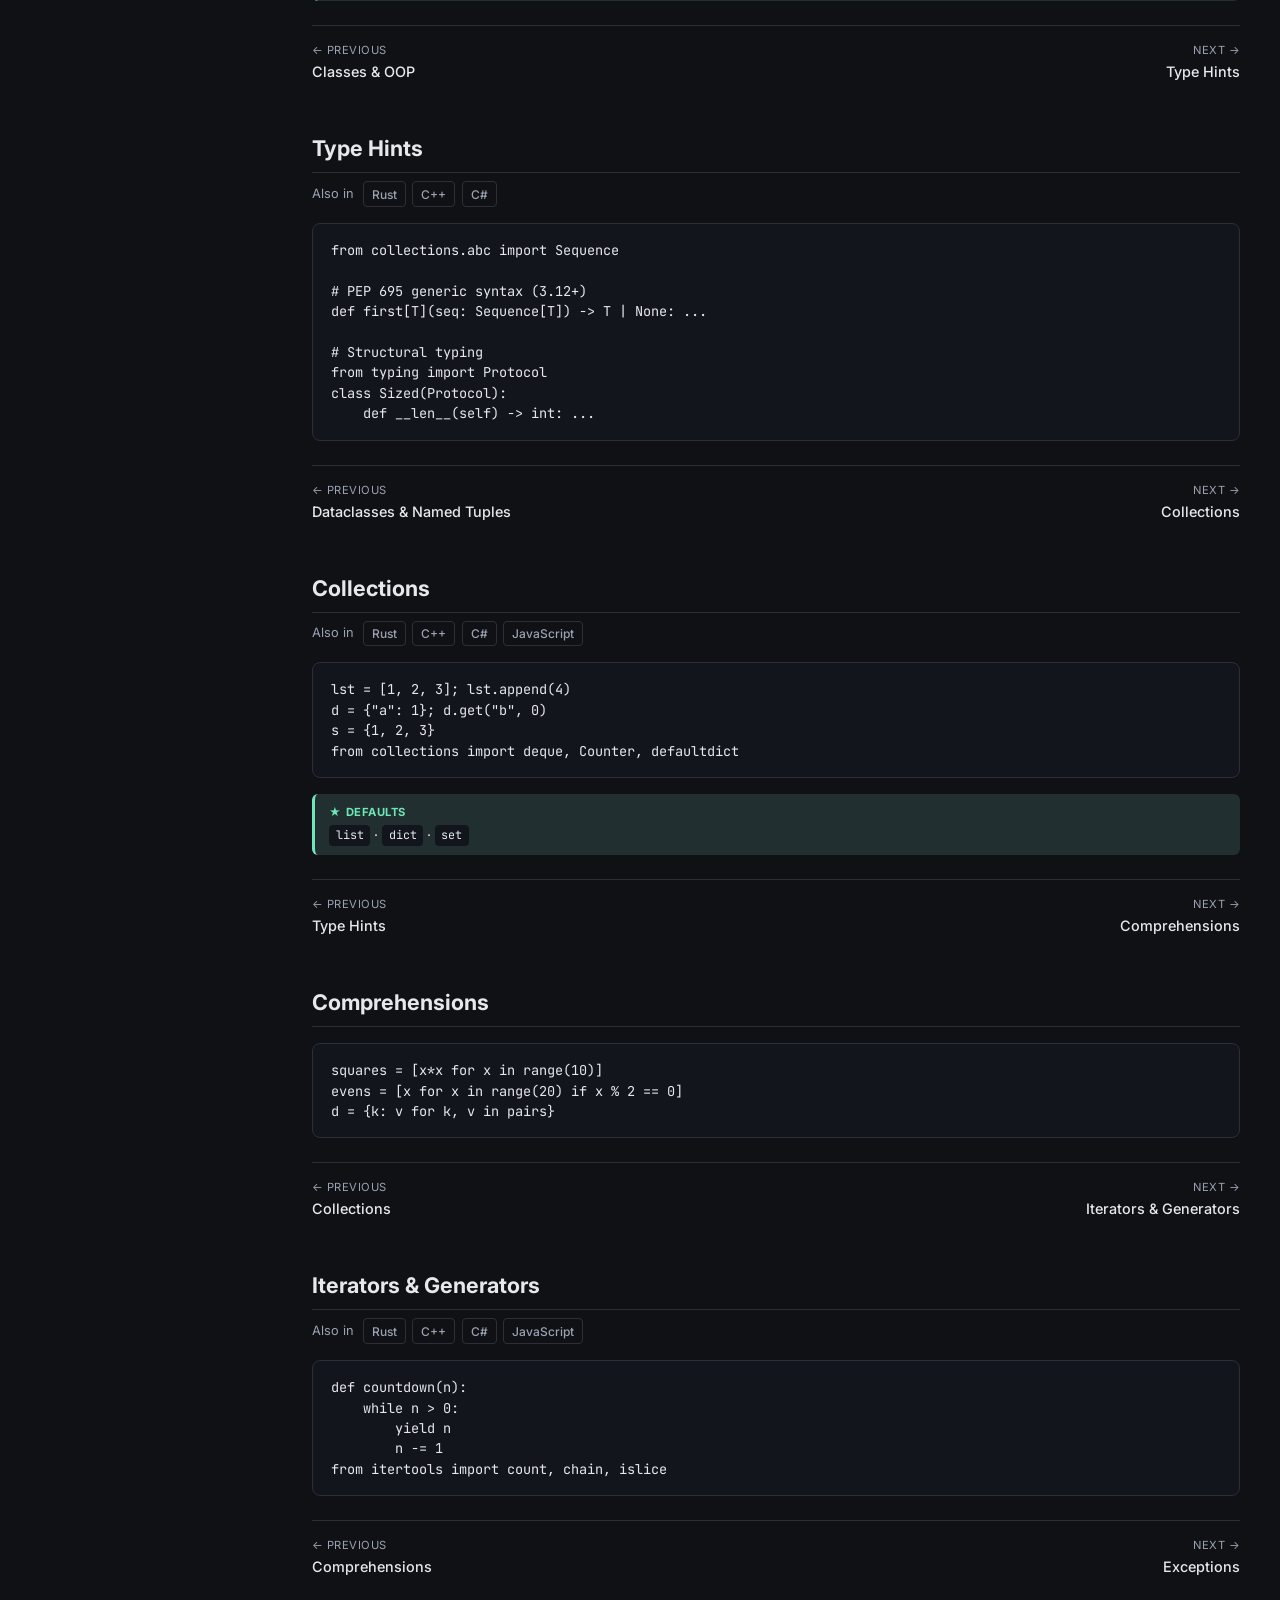
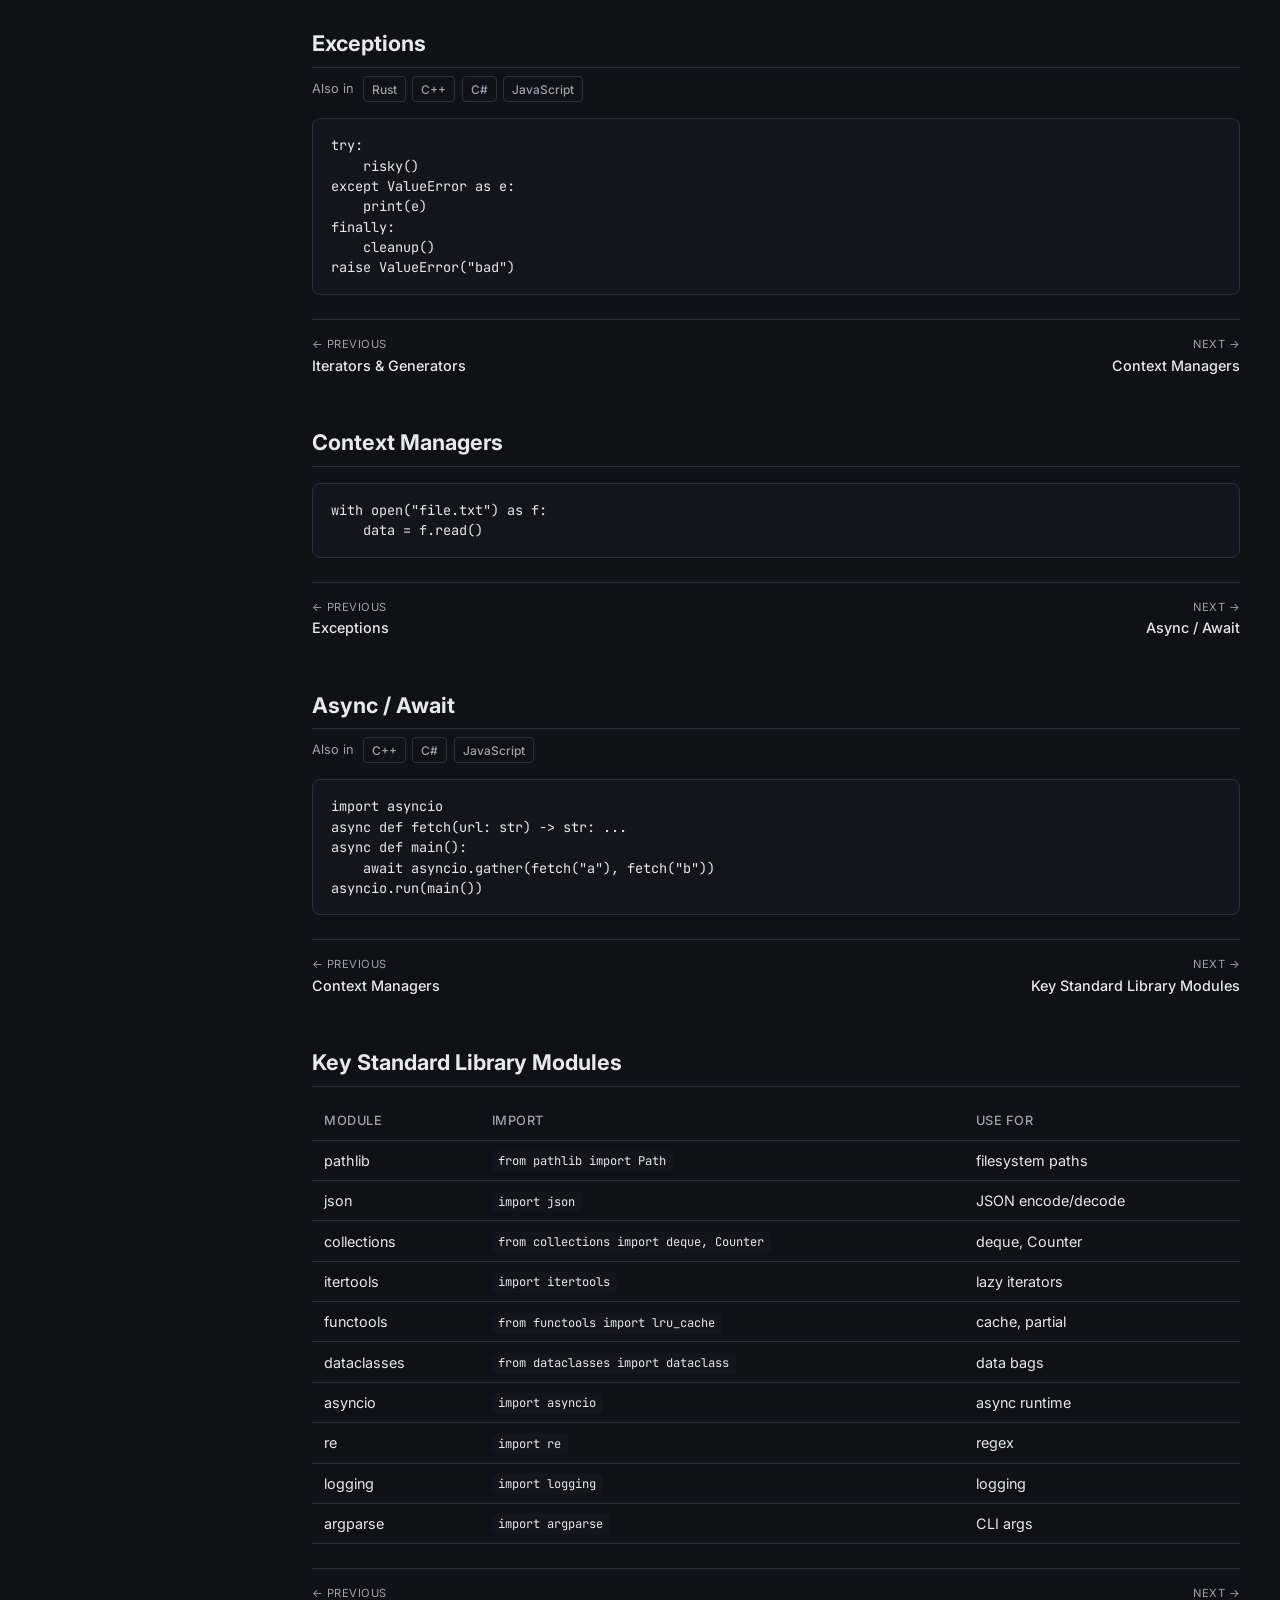
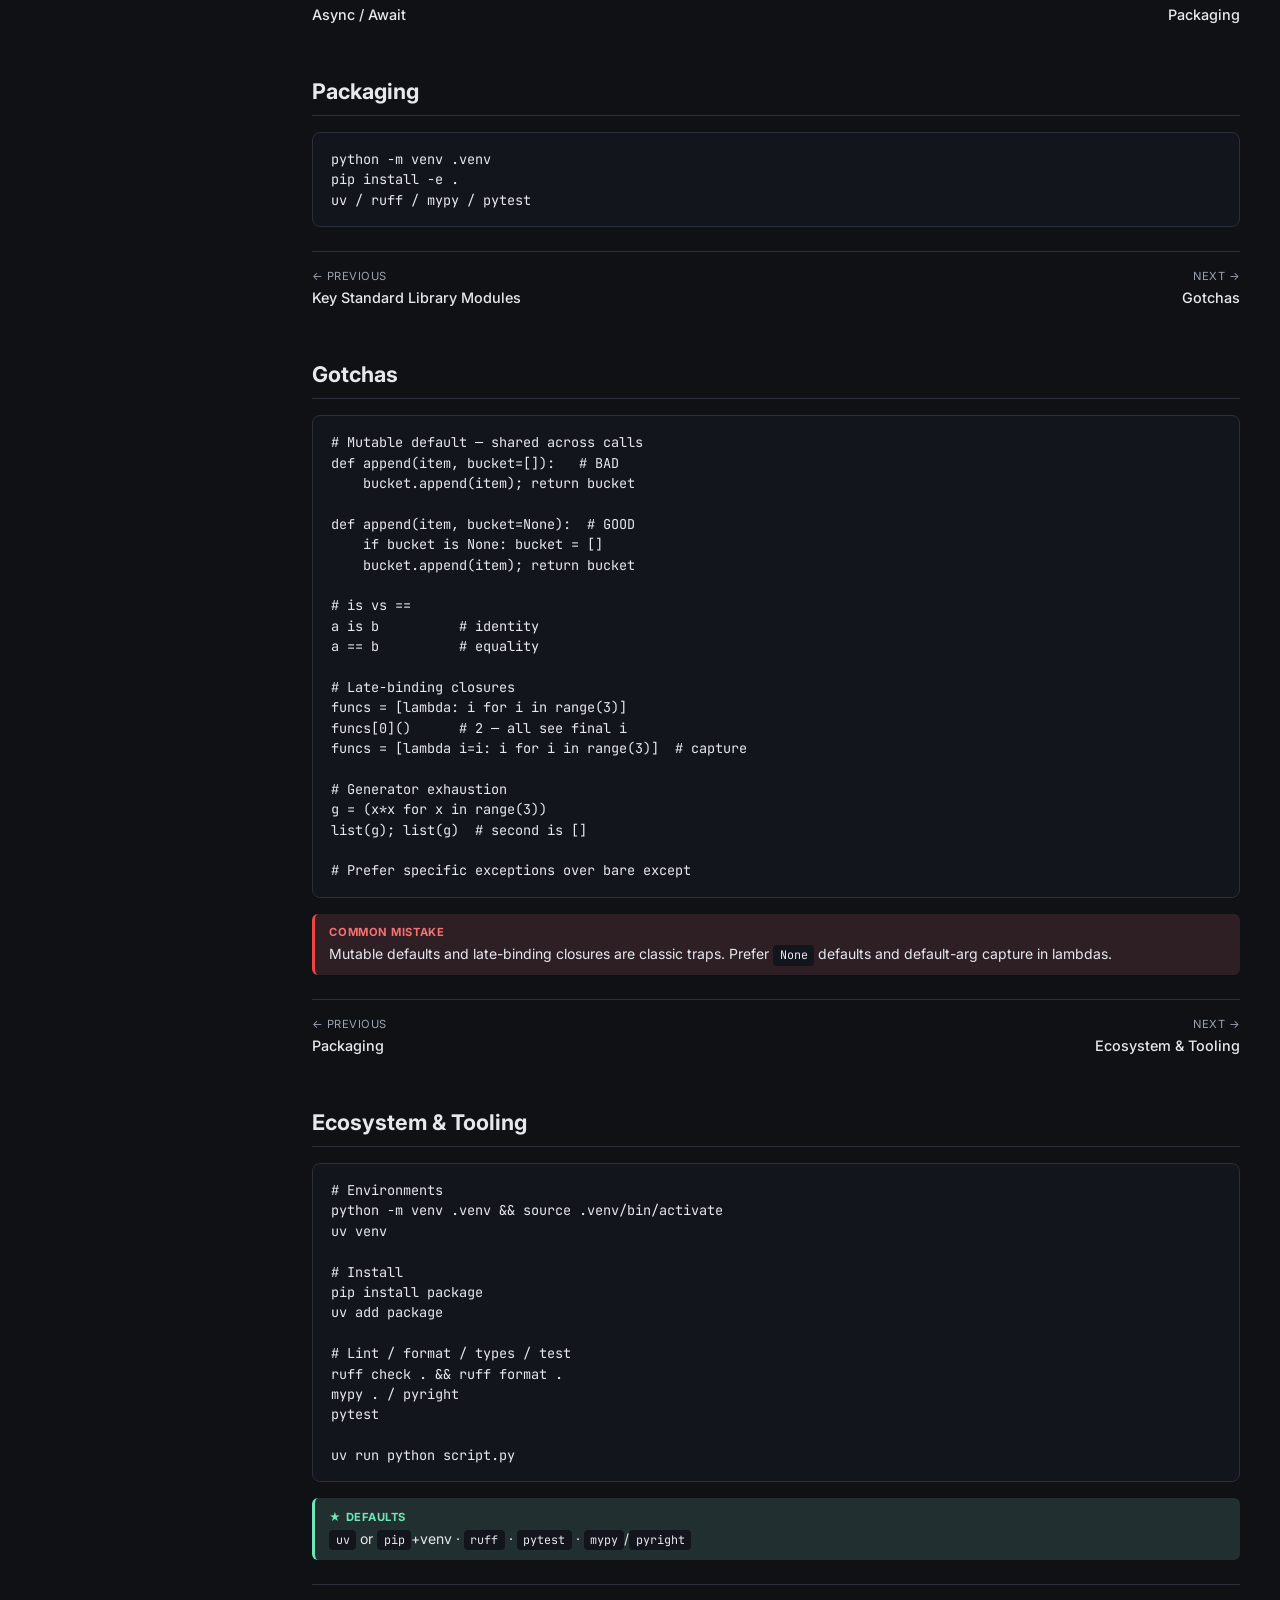
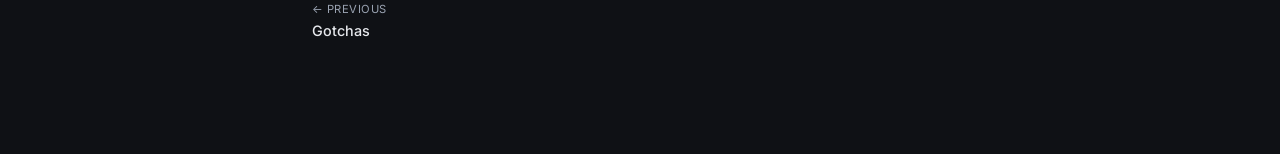
<file: python/index.html>
<!DOCTYPE html>
<html lang="en">
<head>
  <meta charset="UTF-8">
  <meta name="viewport" content="width=device-width, initial-scale=1.0">
  <title>Python — Polyglot Syntax Reference</title>
  <link rel="stylesheet" href="../css/style.css">
  <link href="https://fonts.googleapis.com/css2?family=Inter:wght@400;500;600;700&family=JetBrains+Mono:wght@400;500&display=swap" rel="stylesheet">
</head>
<body>
  <header class="site-header">
    <div class="container header-inner">
      <a href="../index.html" class="logo"><span class="logo-mark">{ }</span><span class="logo-text">Polyglot Syntax</span></a>
      <nav class="lang-nav" aria-label="Language navigation">
        <details class="language-menu">
          <summary class="language-menu-toggle" aria-label="Choose a language">
            <span>Python</span><span class="language-menu-chevron" aria-hidden="true"></span>
          </summary>
          <div class="language-menu-panel" aria-label="Available languages"></div>
        </details>
      </nav>
      <a href="../compare/index.html" class="lang-btn" style="color: var(--accent); border: 1px solid var(--accent);">Compare</a>
      <button id="theme-toggle" class="theme-btn" aria-label="Toggle theme">☾</button>
    </div>
  </header>

  <div class="lang-layout container">
    <aside class="sidebar">
      <h3>Basics</h3> <a href="#types">Data Types</a> <a href="#variables">Variables &amp; Assignment</a> <a href="#operators">Operators</a> <a href="#control">Control Flow</a> <a href="#functions">Functions</a> <h3>Data Modeling</h3> <a href="#classes">Classes &amp; OOP</a> <a href="#dataclasses">Dataclasses &amp; Named Tuples</a> <a href="#typing">Type Hints</a> <h3>Collections</h3> <a href="#collections">Collections</a> <a href="#comprehensions">Comprehensions</a> <a href="#iterators">Iterators &amp; Generators</a> <h3>Advanced</h3> <a href="#exceptions">Exceptions</a> <a href="#context">Context Managers</a> <a href="#async">Async / Await</a> <a href="#stdlib">Key Standard Library Modules</a> <a href="#packaging">Packaging</a> <h3>Expansion</h3> <a href="#gotchas">Gotchas</a> <a href="#ecosystem">Ecosystem &amp; Tooling</a>
    </aside>

    <article class="content">
      <h1>Python Syntax Reference</h1>
      <span class="lang-tag python">Python 3.12+ · idiomatic modern Python</span>
      <section class="topic" id="types"><h2>Data Types</h2><pre><code># Scalars
i: int = 42
f: float = 3.14
b: bool = True
c: str = "hello"
n = None
0xFF  0b1010  0o755  1_000_000  3+4j
lst: list[int] = [1, 2, 3]
tup: tuple[int, ...] = (1, 2, 3)
st: set[int] = {1, 2, 3}
dct: dict[str, int] = {"a": 1}
bs: bytes = b"raw"</code></pre></section> <section class="topic" id="variables"><h2>Variables &amp; Assignment</h2><pre><code>x = 42
x, y = 1, 2
x, y = y, x
a = b = c = 0
x += 1
if (n := len(items)) &gt; 10: print(n)
first, *rest, last = [1, 2, 3, 4, 5]</code></pre></section> <section class="topic" id="operators"><h2>Operators</h2><pre><code>+ - * / // % **
== != &lt; &gt; &lt;= &gt;=
is  is not  in  not in
and  or  not
&amp; | ^ ~ &lt;&lt; &gt;&gt;
1 &lt; x &lt;= 10</code></pre></section> <section class="topic" id="control"><h2>Control Flow</h2><pre><code>if x &gt; 0: ...
elif x == 0: ...
else: ...

match command:
    case ["quit"]: ...
    case ["load", filename]: ...
    case _: print("unknown")

for item in iterable: ...
while condition: ...
value = a if condition else b</code></pre></section> <section class="topic" id="functions"><h2>Functions</h2><pre><code>def add(a: int, b: int = 0) -&gt; int:
    return a + b

def log(*args, **kwargs): ...
def f(pos_only, /, normal, *, kw_only): ...
square = lambda x: x * x

@decorator
def func(): ...</code></pre></section> <section class="topic" id="classes"><h2>Classes &amp; OOP</h2><pre><code>class Animal:
    def __init__(self, name: str):
        self.name = name
    def speak(self) -&gt; str:
        raise NotImplementedError

class Dog(Animal):
    def speak(self) -&gt; str:
        return f"{self.name} says Woof!"</code></pre></section> <section class="topic" id="dataclasses"><h2>Dataclasses &amp; Named Tuples</h2><pre><code>from dataclasses import dataclass, field

@dataclass(slots=True)
class Point:
    x: float
    y: float
    tags: list[str] = field(default_factory=list)</code></pre>
        <div class="callout callout-default"><strong>★ Default data bag</strong>
          Prefer <code class="inline">@dataclass</code> for simple field containers.
        </div></section> <section class="topic" id="typing"><h2>Type Hints</h2><pre><code>from collections.abc import Sequence

# PEP 695 generic syntax (3.12+)
def first[T](seq: Sequence[T]) -&gt; T | None: ...

# Structural typing
from typing import Protocol
class Sized(Protocol):
    def __len__(self) -&gt; int: ...</code></pre></section> <section class="topic" id="collections"><h2>Collections</h2><pre><code>lst = [1, 2, 3]; lst.append(4)
d = {"a": 1}; d.get("b", 0)
s = {1, 2, 3}
from collections import deque, Counter, defaultdict</code></pre>
        <div class="callout callout-default"><strong>★ Defaults</strong>
          <code class="inline">list</code> · <code class="inline">dict</code> · <code class="inline">set</code>
        </div></section> <section class="topic" id="comprehensions"><h2>Comprehensions</h2><pre><code>squares = [x*x for x in range(10)]
evens = [x for x in range(20) if x % 2 == 0]
d = {k: v for k, v in pairs}</code></pre></section> <section class="topic" id="iterators"><h2>Iterators &amp; Generators</h2><pre><code>def countdown(n):
    while n &gt; 0:
        yield n
        n -= 1
from itertools import count, chain, islice</code></pre></section> <section class="topic" id="exceptions"><h2>Exceptions</h2><pre><code>try:
    risky()
except ValueError as e:
    print(e)
finally:
    cleanup()
raise ValueError("bad")</code></pre></section> <section class="topic" id="context"><h2>Context Managers</h2><pre><code>with open("file.txt") as f:
    data = f.read()</code></pre></section> <section class="topic" id="async"><h2>Async / Await</h2><pre><code>import asyncio
async def fetch(url: str) -&gt; str: ...
async def main():
    await asyncio.gather(fetch("a"), fetch("b"))
asyncio.run(main())</code></pre></section> <section class="topic" id="stdlib"><h2>Key Standard Library Modules</h2><table>
          <thead><tr><th>Module</th><th>Import</th><th>Use for</th></tr></thead>
          <tbody>
            <tr><td>pathlib</td><td><code class="inline">from pathlib import Path</code></td><td>filesystem paths</td></tr>
            <tr><td>json</td><td><code class="inline">import json</code></td><td>JSON encode/decode</td></tr>
            <tr><td>collections</td><td><code class="inline">from collections import deque, Counter</code></td><td>deque, Counter</td></tr>
            <tr><td>itertools</td><td><code class="inline">import itertools</code></td><td>lazy iterators</td></tr>
            <tr><td>functools</td><td><code class="inline">from functools import lru_cache</code></td><td>cache, partial</td></tr>
            <tr><td>dataclasses</td><td><code class="inline">from dataclasses import dataclass</code></td><td>data bags</td></tr>
            <tr><td>asyncio</td><td><code class="inline">import asyncio</code></td><td>async runtime</td></tr>
            <tr><td>re</td><td><code class="inline">import re</code></td><td>regex</td></tr>
            <tr><td>logging</td><td><code class="inline">import logging</code></td><td>logging</td></tr>
            <tr><td>argparse</td><td><code class="inline">import argparse</code></td><td>CLI args</td></tr>
          </tbody>
        </table></section> <section class="topic" id="packaging"><h2>Packaging</h2><pre><code>python -m venv .venv
pip install -e .
uv / ruff / mypy / pytest</code></pre></section> <section class="topic" id="gotchas"><h2>Gotchas</h2><pre><code># Mutable default — shared across calls
def append(item, bucket=[]):   # BAD
    bucket.append(item); return bucket

def append(item, bucket=None):  # GOOD
    if bucket is None: bucket = []
    bucket.append(item); return bucket

# is vs ==
a is b          # identity
a == b          # equality

# Late-binding closures
funcs = [lambda: i for i in range(3)]
funcs[0]()      # 2 — all see final i
funcs = [lambda i=i: i for i in range(3)]  # capture

# Generator exhaustion
g = (x*x for x in range(3))
list(g); list(g)  # second is []

# Prefer specific exceptions over bare except
</code></pre>
        <div class="callout callout-mistake"><strong>Common mistake</strong>
          Mutable defaults and late-binding closures are classic traps.
          Prefer <code class="inline">None</code> defaults and default-arg capture in lambdas.
        </div></section> <section class="topic" id="ecosystem"><h2>Ecosystem &amp; Tooling</h2><pre><code># Environments
python -m venv .venv &amp;&amp; source .venv/bin/activate
uv venv

# Install
pip install package
uv add package

# Lint / format / types / test
ruff check . &amp;&amp; ruff format .
mypy . / pyright
pytest

uv run python script.py
</code></pre>
        <div class="callout callout-default"><strong>★ Defaults</strong>
          <code class="inline">uv</code> or <code class="inline">pip</code>+venv ·
          <code class="inline">ruff</code> · <code class="inline">pytest</code> · <code class="inline">mypy</code>/<code class="inline">pyright</code>
        </div></section>
    </article>
  </div>

  <script src="../js/site-data.js"></script>
  <script src="../js/main.js"></script>
</body>
</html>
</file>
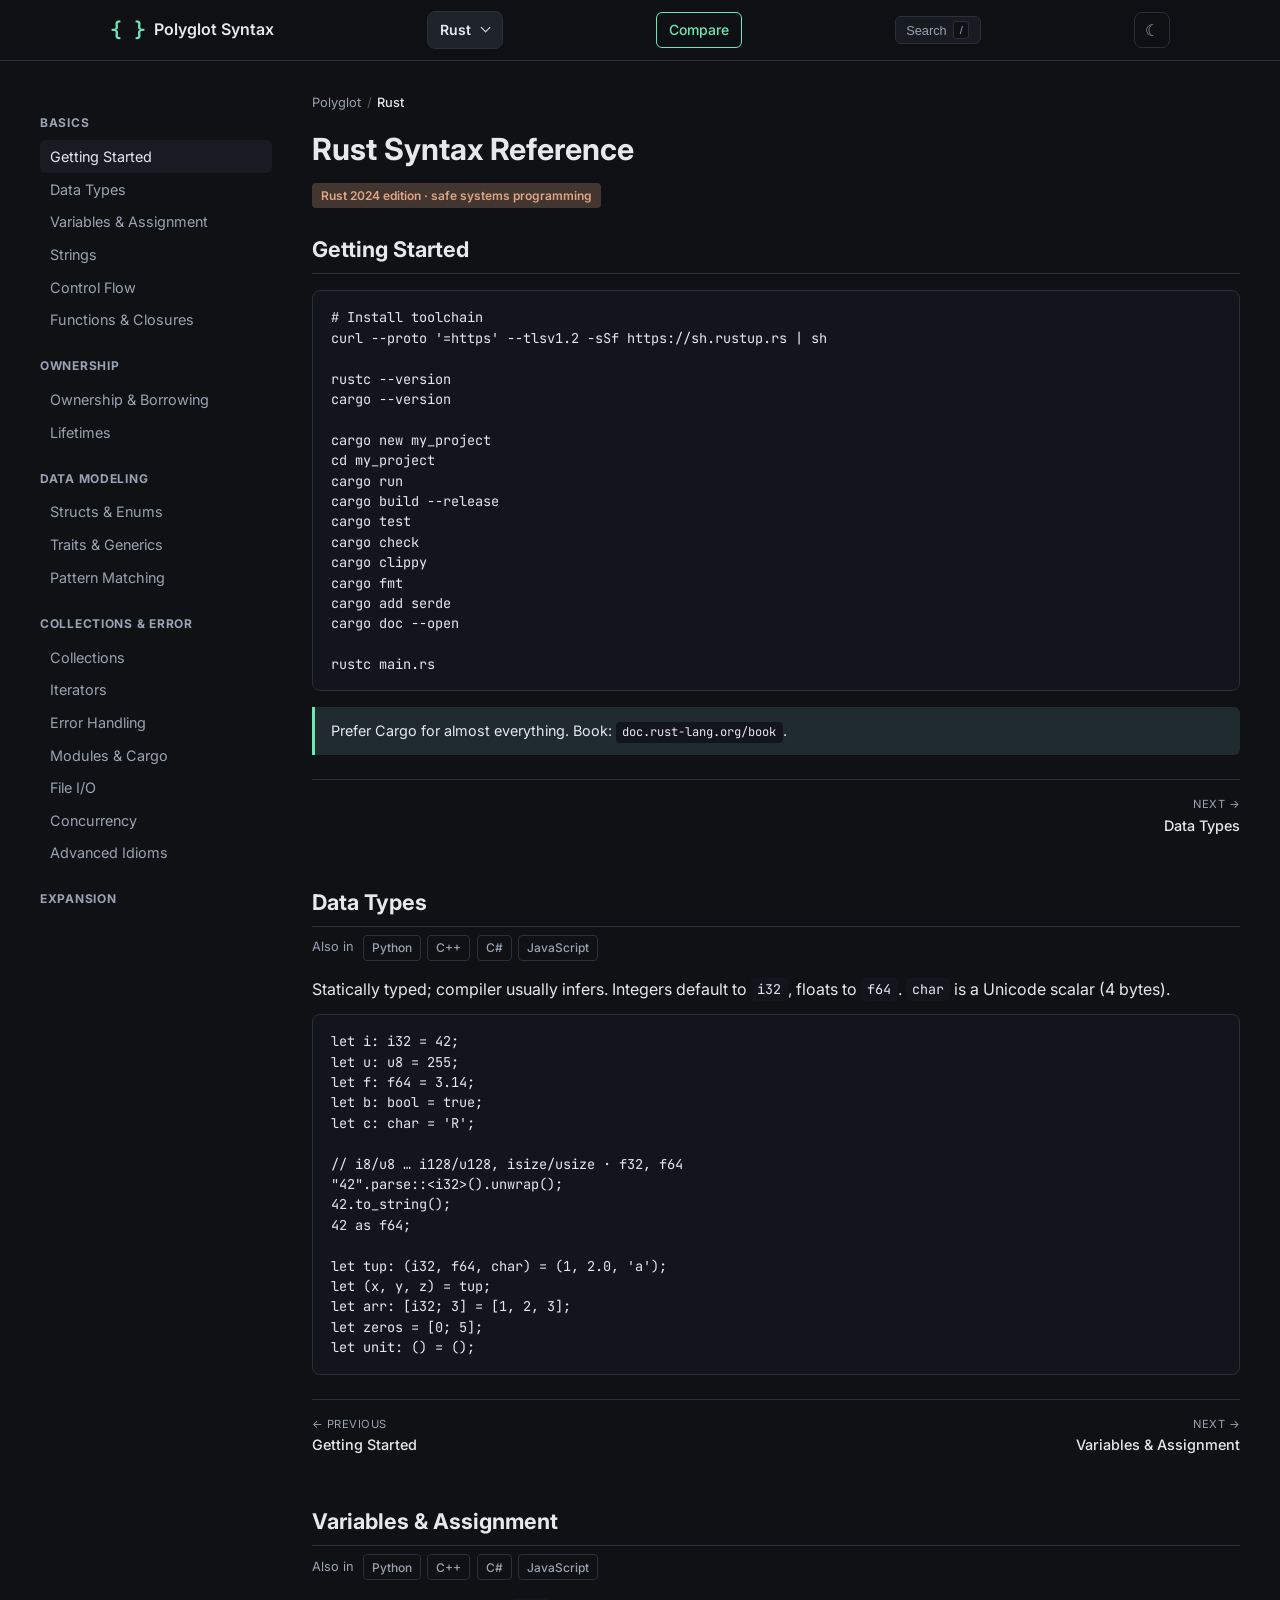
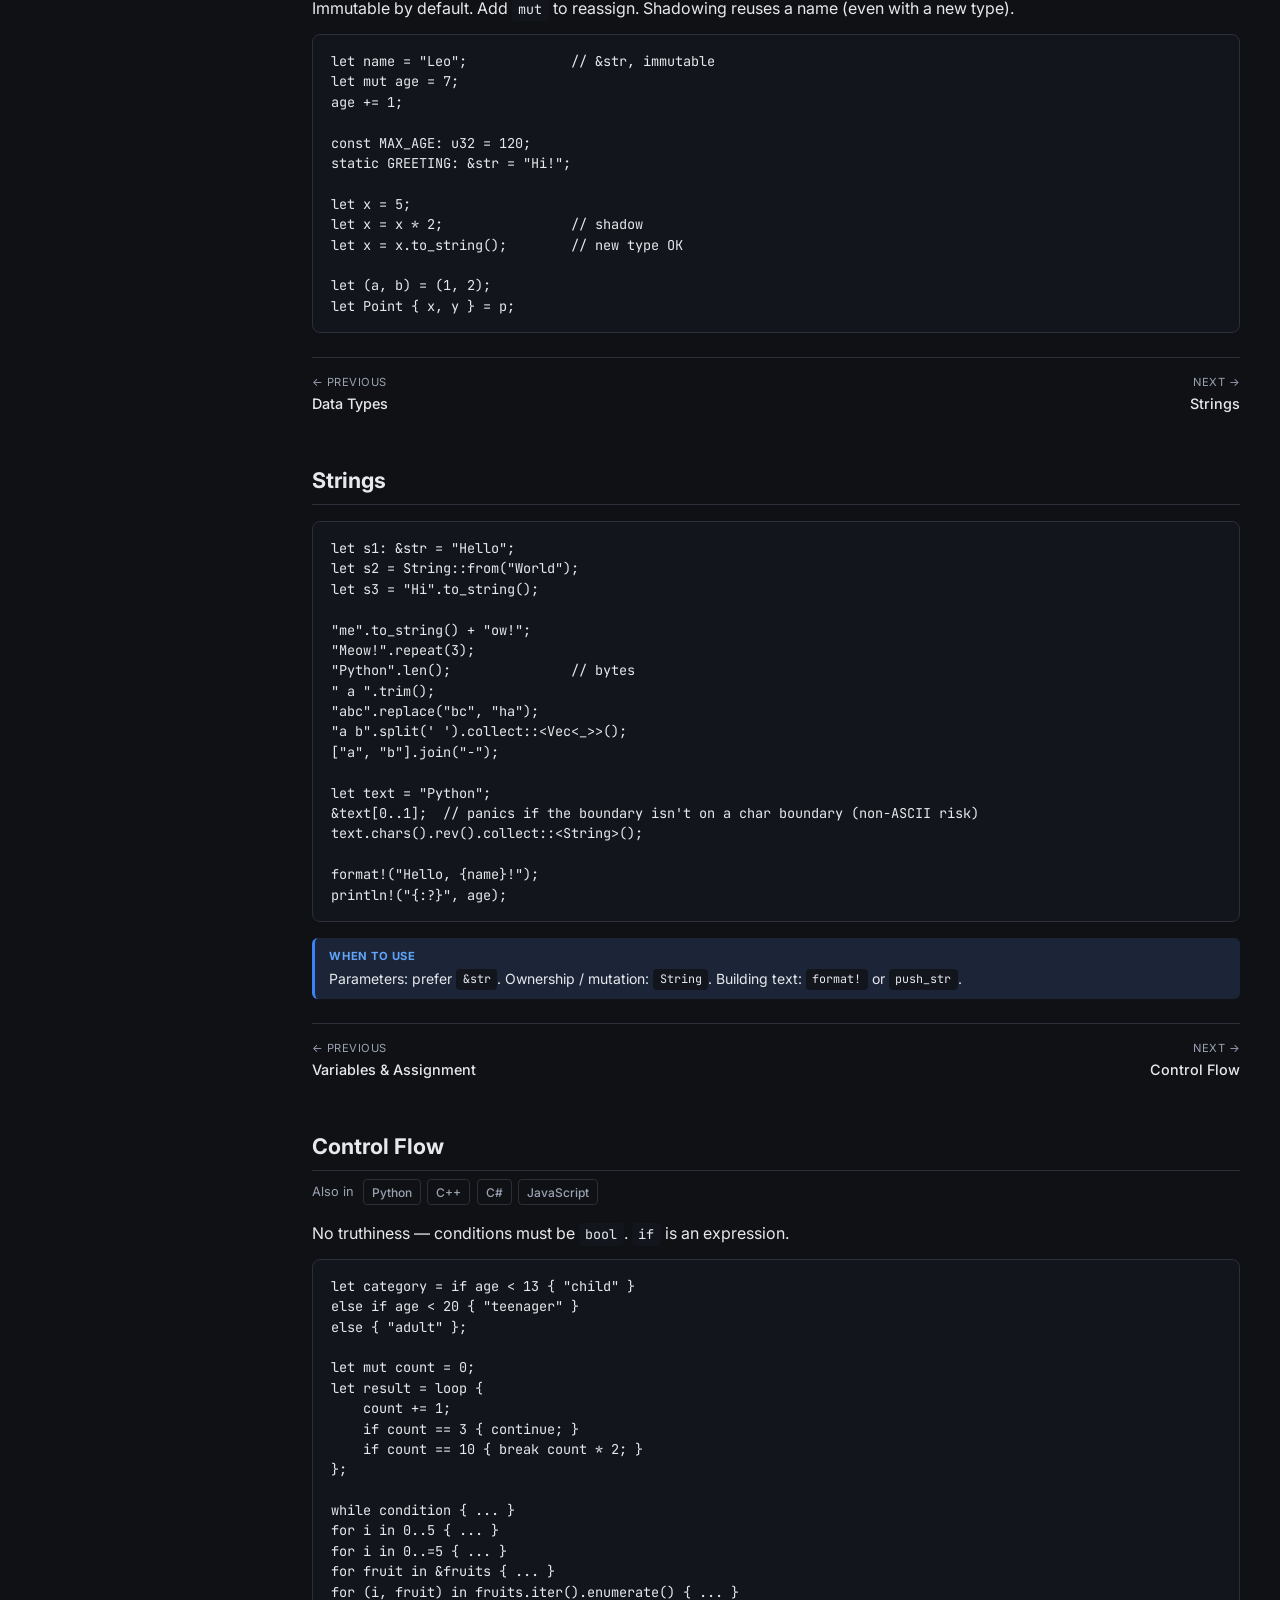
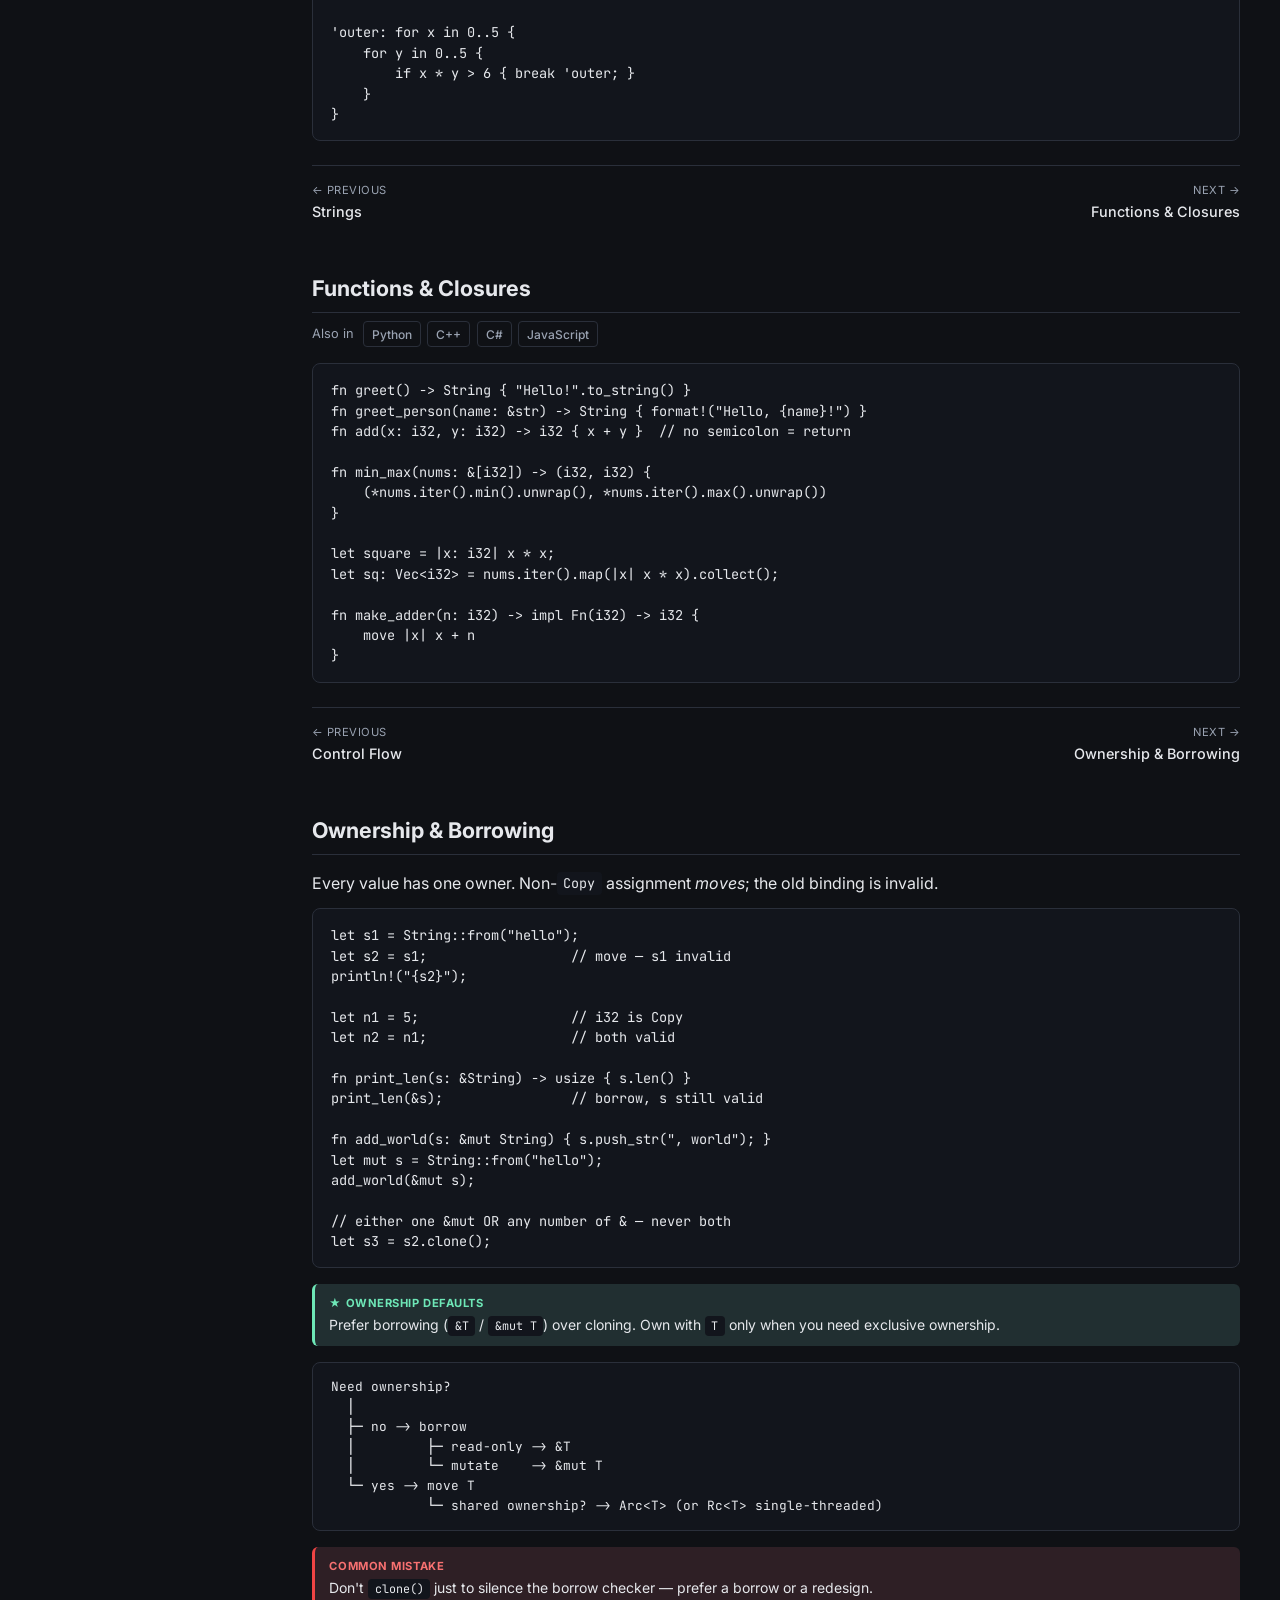
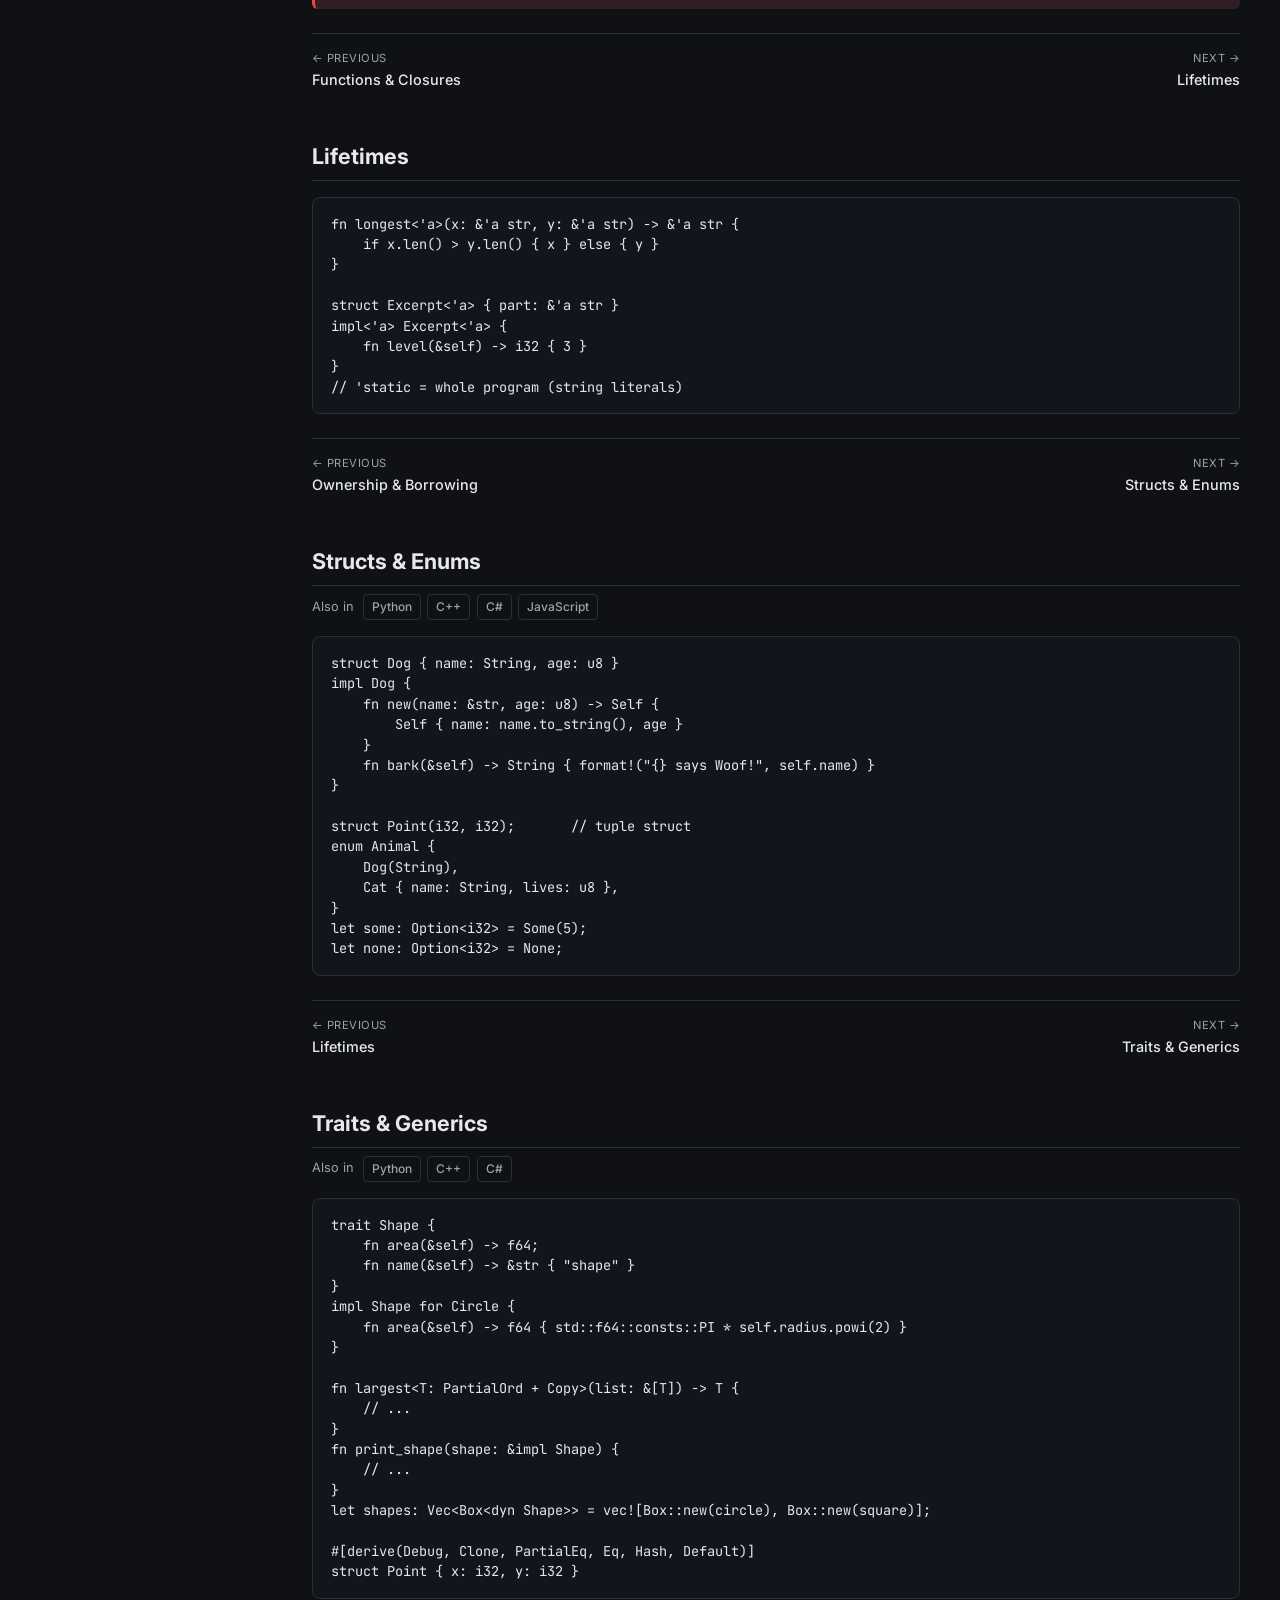
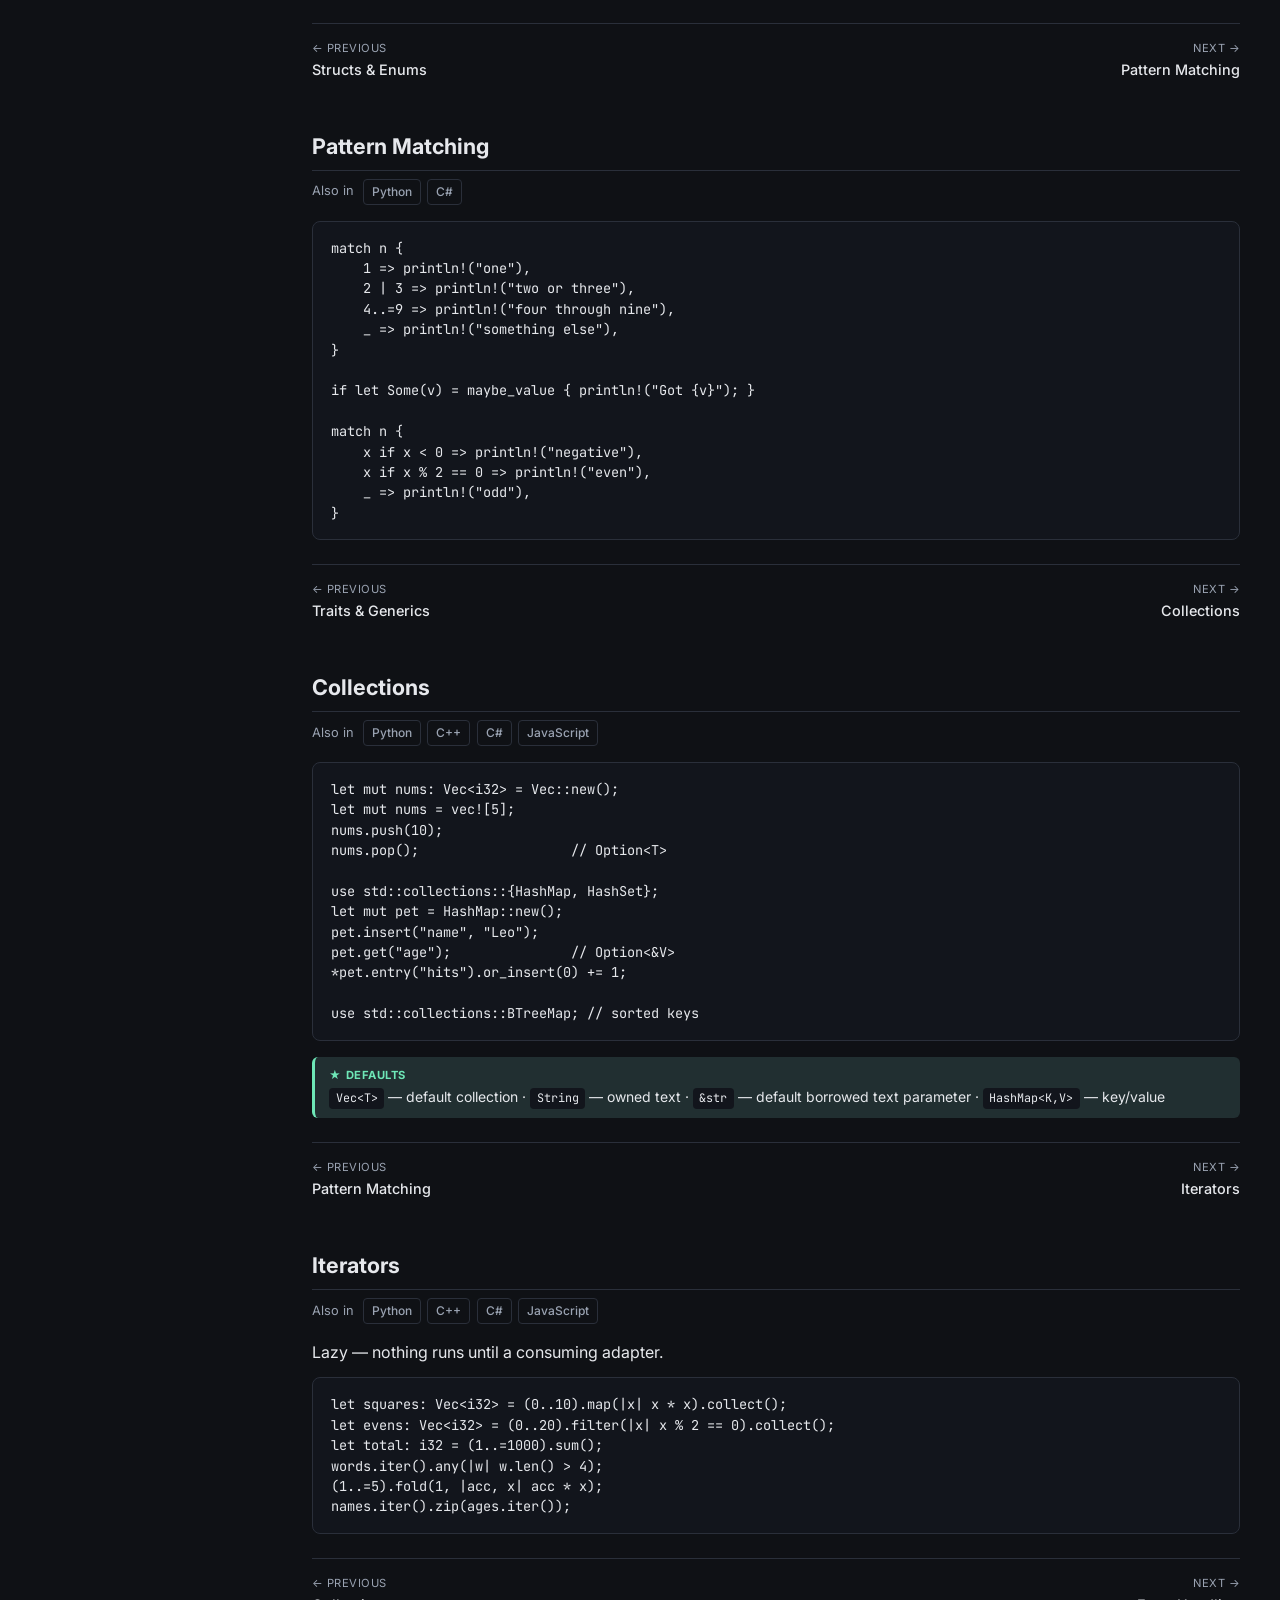
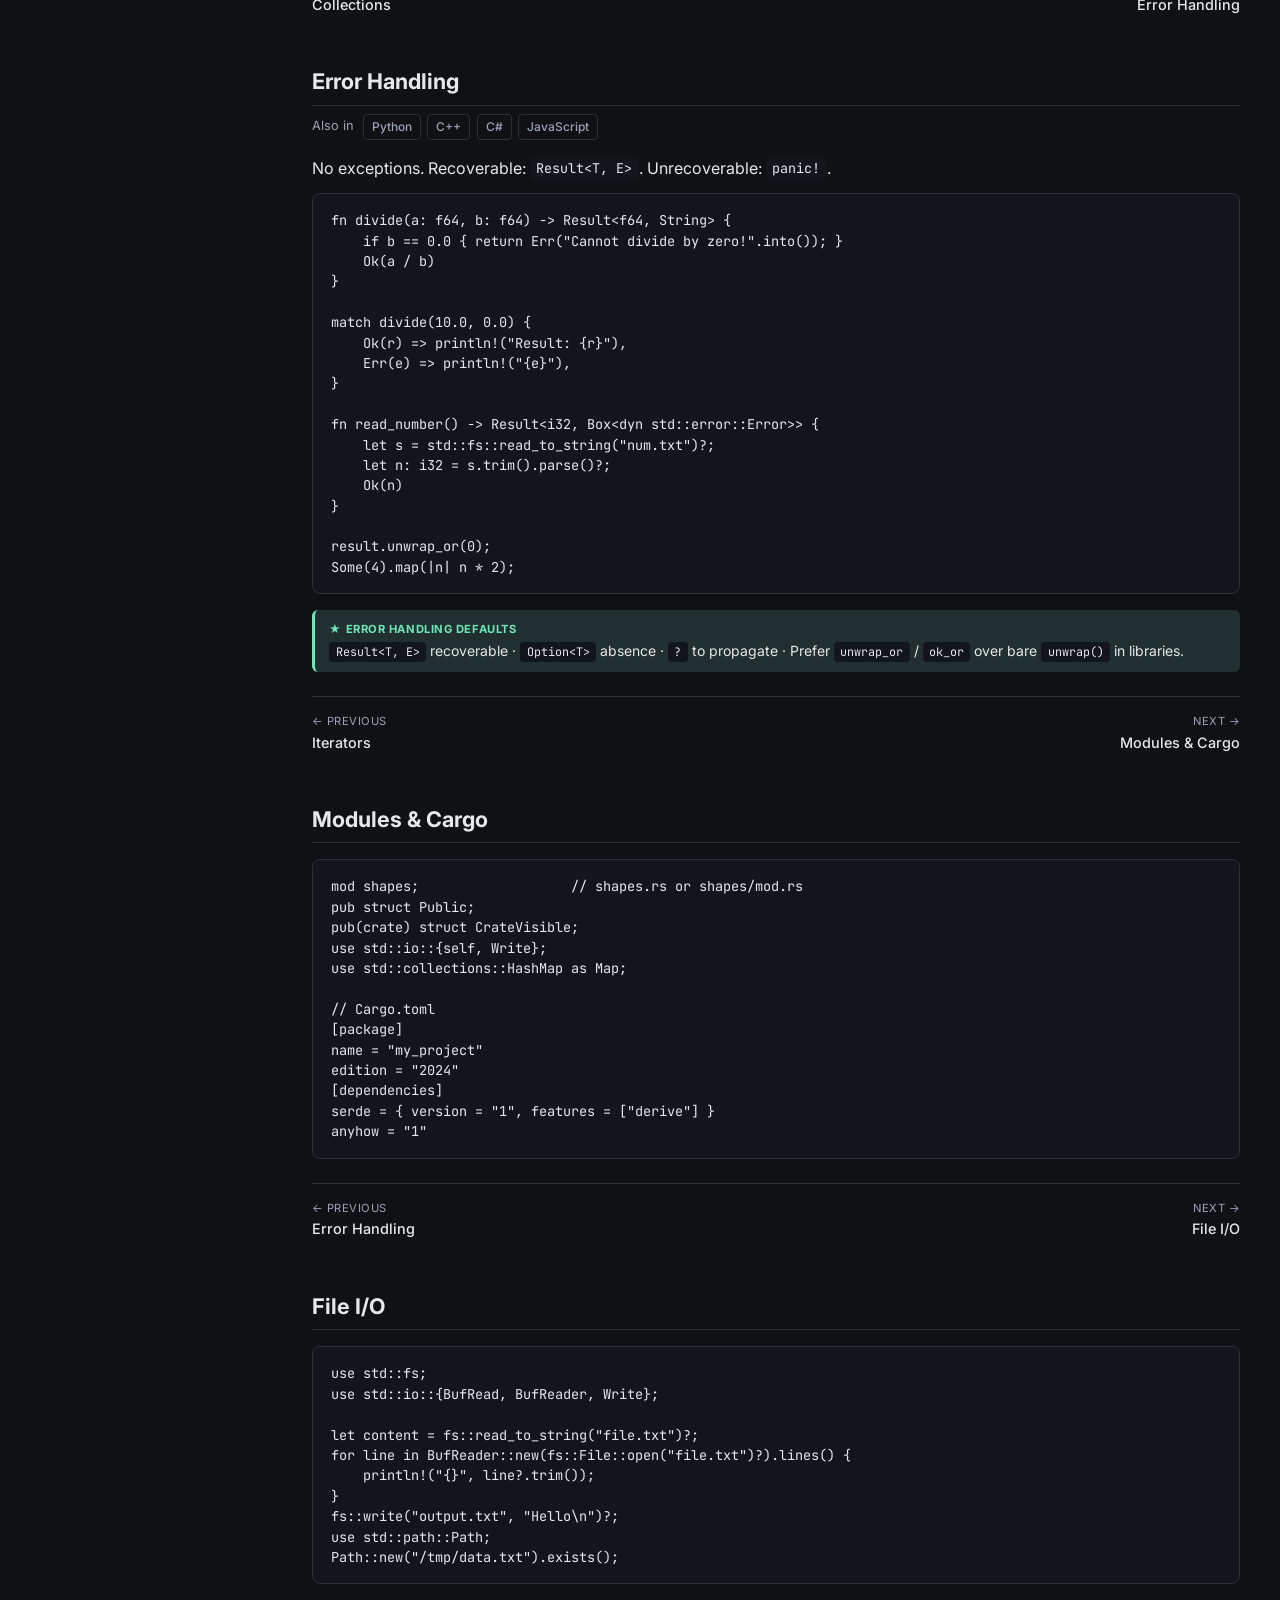
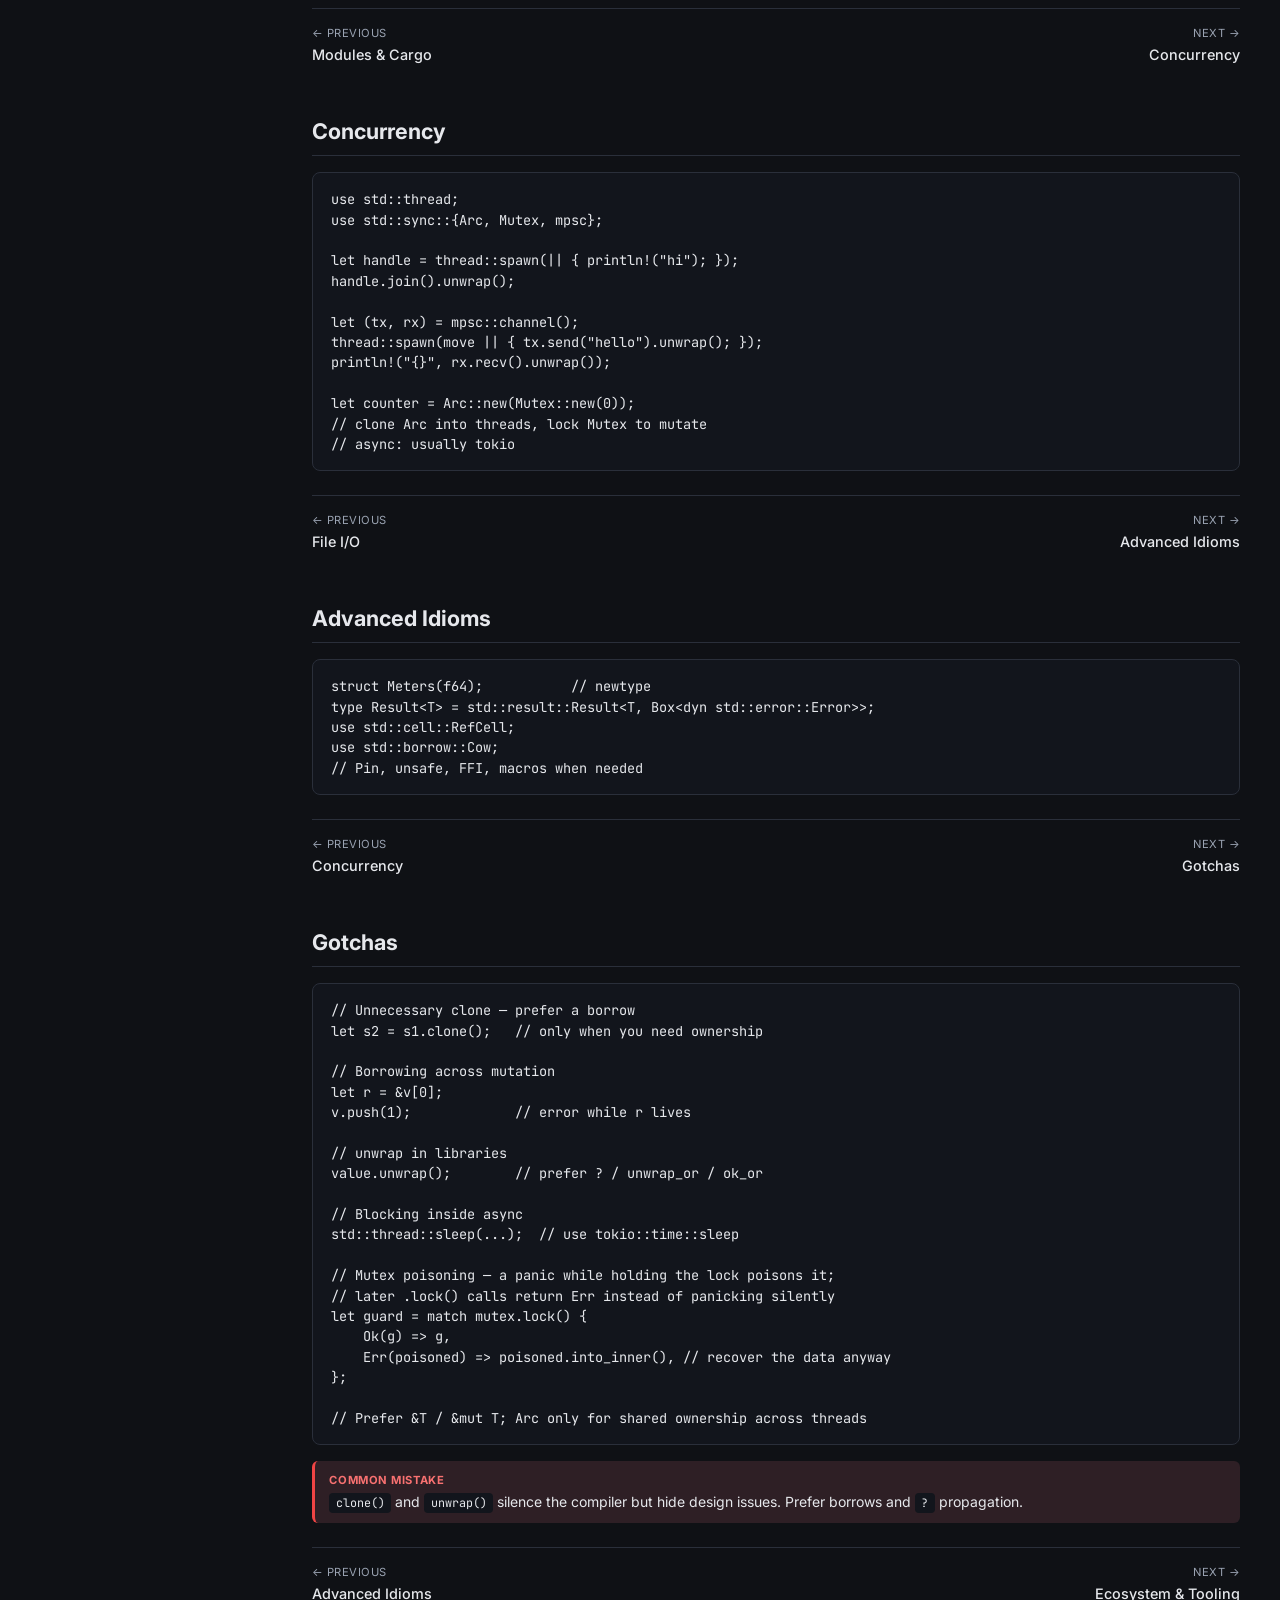
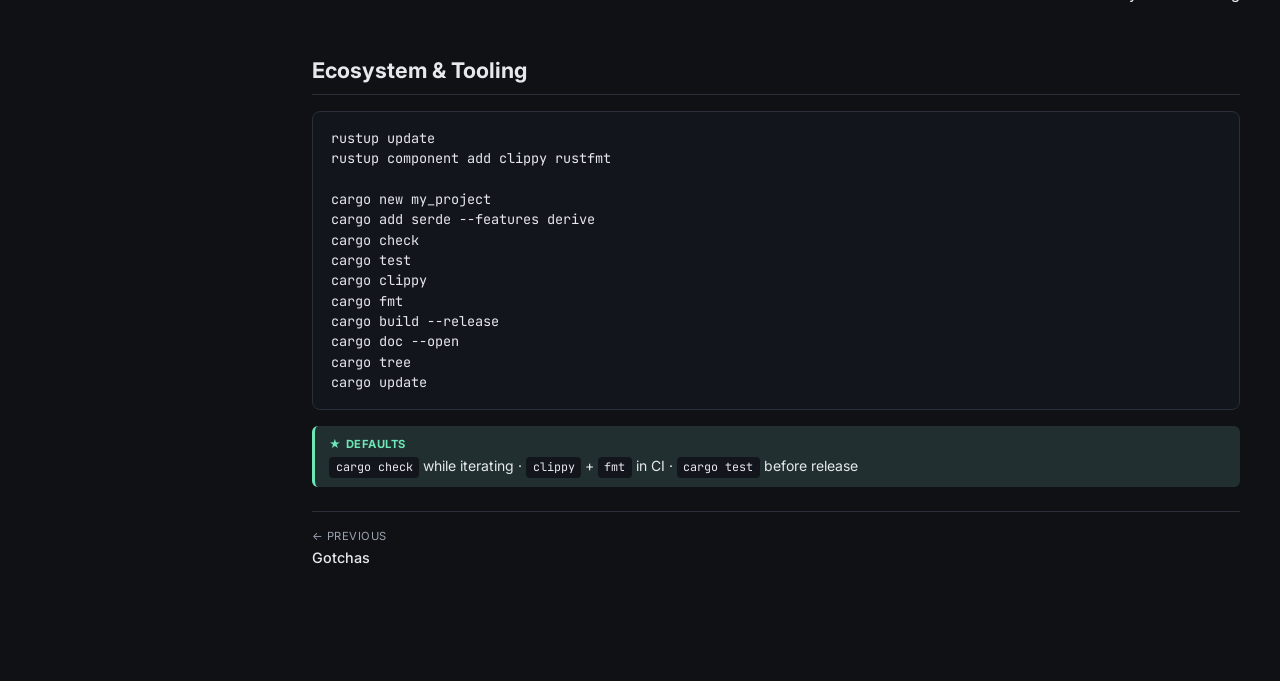
<file: rust/index.html>
<!DOCTYPE html>
<html lang="en">
<head>
  <meta charset="UTF-8">
  <meta name="viewport" content="width=device-width, initial-scale=1.0">
  <title>Rust — Polyglot Syntax Reference</title>
  <link rel="stylesheet" href="../css/style.css">
  <link href="https://fonts.googleapis.com/css2?family=Inter:wght@400;500;600;700&family=JetBrains+Mono:wght@400;500&display=swap" rel="stylesheet">
</head>
<body>
  <header class="site-header">
    <div class="container header-inner">
      <a href="../index.html" class="logo"><span class="logo-mark">{ }</span><span class="logo-text">Polyglot Syntax</span></a>
      <nav class="lang-nav" aria-label="Language navigation">
        <details class="language-menu">
          <summary class="language-menu-toggle" aria-label="Choose a language">
            <span>Rust</span><span class="language-menu-chevron" aria-hidden="true"></span>
          </summary>
          <div class="language-menu-panel" aria-label="Available languages"></div>
        </details>
      </nav>
      <a href="../compare/index.html" class="lang-btn" style="color: var(--accent); border: 1px solid var(--accent);">Compare</a>
      <button id="theme-toggle" class="theme-btn" aria-label="Toggle theme">☾</button>
    </div>
  </header>

  <div class="lang-layout container">
    <aside class="sidebar">
      <h3>Basics</h3> <a href="#getting-started">Getting Started</a> <a href="#types">Data Types</a> <a href="#variables">Variables &amp; Assignment</a> <a href="#strings">Strings</a> <a href="#control">Control Flow</a> <a href="#functions">Functions &amp; Closures</a> <h3>Ownership</h3> <a href="#ownership">Ownership &amp; Borrowing</a> <a href="#lifetimes">Lifetimes</a> <h3>Data Modeling</h3> <a href="#structs">Structs &amp; Enums</a> <a href="#traits">Traits &amp; Generics</a> <a href="#pattern">Pattern Matching</a> <h3>Collections &amp; Error</h3> <a href="#collections">Collections</a> <a href="#iterators">Iterators</a> <a href="#error">Error Handling</a> <a href="#modules">Modules &amp; Cargo</a> <a href="#io">File I/O</a> <a href="#concurrency">Concurrency</a> <a href="#advanced">Advanced Idioms</a> <h3>Expansion</h3> <a href="#gotchas">Gotchas</a> <a href="#ecosystem">Ecosystem &amp; Tooling</a>
    </aside>

    <article class="content">
      <h1>Rust Syntax Reference</h1>
      <span class="lang-tag rust">Rust 2024 edition · safe systems programming</span>
      <section class="topic" id="getting-started"><h2>Getting Started</h2><pre><code># Install toolchain
curl --proto '=https' --tlsv1.2 -sSf https://sh.rustup.rs | sh

rustc --version
cargo --version

cargo new my_project
cd my_project
cargo run
cargo build --release
cargo test
cargo check
cargo clippy
cargo fmt
cargo add serde
cargo doc --open

rustc main.rs</code></pre>
        <div class="note">Prefer Cargo for almost everything. Book: <code class="inline">doc.rust-lang.org/book</code>.</div></section> <section class="topic" id="types"><h2>Data Types</h2><p>Statically typed; compiler usually infers. Integers default to <code class="inline">i32</code>, floats to <code class="inline">f64</code>. <code class="inline">char</code> is a Unicode scalar (4 bytes).</p>
        <pre><code>let i: i32 = 42;
let u: u8 = 255;
let f: f64 = 3.14;
let b: bool = true;
let c: char = 'R';

// i8/u8 … i128/u128, isize/usize · f32, f64
"42".parse::&lt;i32&gt;().unwrap();
42.to_string();
42 as f64;

let tup: (i32, f64, char) = (1, 2.0, 'a');
let (x, y, z) = tup;
let arr: [i32; 3] = [1, 2, 3];
let zeros = [0; 5];
let unit: () = ();</code></pre></section> <section class="topic" id="variables"><h2>Variables &amp; Assignment</h2><p>Immutable by default. Add <code class="inline">mut</code> to reassign. Shadowing reuses a name (even with a new type).</p>
        <pre><code>let name = "Leo";             // &amp;str, immutable
let mut age = 7;
age += 1;

const MAX_AGE: u32 = 120;
static GREETING: &amp;str = "Hi!";

let x = 5;
let x = x * 2;                // shadow
let x = x.to_string();        // new type OK

let (a, b) = (1, 2);
let Point { x, y } = p;</code></pre></section> <section class="topic" id="strings"><h2>Strings</h2><pre><code>let s1: &amp;str = "Hello";
let s2 = String::from("World");
let s3 = "Hi".to_string();

"me".to_string() + "ow!";
"Meow!".repeat(3);
"Python".len();               // bytes
" a ".trim();
"abc".replace("bc", "ha");
"a b".split(' ').collect::&lt;Vec&lt;_&gt;&gt;();
["a", "b"].join("-");

let text = "Python";
&amp;text[0..1];  // panics if the boundary isn't on a char boundary (non-ASCII risk)
text.chars().rev().collect::&lt;String&gt;();

format!("Hello, {name}!");
println!("{:?}", age);</code></pre>
        <div class="callout callout-use"><strong>When to use</strong>
          Parameters: prefer <code class="inline">&amp;str</code>.
          Ownership / mutation: <code class="inline">String</code>.
          Building text: <code class="inline">format!</code> or <code class="inline">push_str</code>.
        </div></section> <section class="topic" id="control"><h2>Control Flow</h2><p>No truthiness — conditions must be <code class="inline">bool</code>. <code class="inline">if</code> is an expression.</p>
        <pre><code>let category = if age &lt; 13 { "child" }
else if age &lt; 20 { "teenager" }
else { "adult" };

let mut count = 0;
let result = loop {
    count += 1;
    if count == 3 { continue; }
    if count == 10 { break count * 2; }
};

while condition { ... }
for i in 0..5 { ... }
for i in 0..=5 { ... }
for fruit in &amp;fruits { ... }
for (i, fruit) in fruits.iter().enumerate() { ... }

'outer: for x in 0..5 {
    for y in 0..5 {
        if x * y &gt; 6 { break 'outer; }
    }
}</code></pre></section> <section class="topic" id="functions"><h2>Functions &amp; Closures</h2><pre><code>fn greet() -&gt; String { "Hello!".to_string() }
fn greet_person(name: &amp;str) -&gt; String { format!("Hello, {name}!") }
fn add(x: i32, y: i32) -&gt; i32 { x + y }  // no semicolon = return

fn min_max(nums: &amp;[i32]) -&gt; (i32, i32) {
    (*nums.iter().min().unwrap(), *nums.iter().max().unwrap())
}

let square = |x: i32| x * x;
let sq: Vec&lt;i32&gt; = nums.iter().map(|x| x * x).collect();

fn make_adder(n: i32) -&gt; impl Fn(i32) -&gt; i32 {
    move |x| x + n
}</code></pre></section> <section class="topic" id="ownership"><h2>Ownership &amp; Borrowing</h2><p>Every value has one owner. Non-<code class="inline">Copy</code> assignment <em>moves</em>; the old binding is invalid.</p>
        <pre><code>let s1 = String::from("hello");
let s2 = s1;                  // move — s1 invalid
println!("{s2}");

let n1 = 5;                   // i32 is Copy
let n2 = n1;                  // both valid

fn print_len(s: &amp;String) -&gt; usize { s.len() }
print_len(&amp;s);                // borrow, s still valid

fn add_world(s: &amp;mut String) { s.push_str(", world"); }
let mut s = String::from("hello");
add_world(&amp;mut s);

// either one &amp;mut OR any number of &amp; — never both
let s3 = s2.clone();</code></pre>
        <div class="callout callout-default"><strong>★ Ownership defaults</strong>
          Prefer borrowing (<code class="inline">&amp;T</code> / <code class="inline">&amp;mut T</code>) over cloning.
          Own with <code class="inline">T</code> only when you need exclusive ownership.
        </div>
        <div class="decision-tree">Need ownership?
  │
  ├─ no -&gt; borrow
  │         ├─ read-only -&gt; &amp;T
  │         └─ mutate    -&gt; &amp;mut T
  └─ yes -&gt; move T
            └─ shared ownership? -&gt; Arc&lt;T&gt; (or Rc&lt;T&gt; single-threaded)</div>
        <div class="callout callout-mistake"><strong>Common mistake</strong>
          Don't <code class="inline">clone()</code> just to silence the borrow checker —
          prefer a borrow or a redesign.
        </div></section> <section class="topic" id="lifetimes"><h2>Lifetimes</h2><pre><code>fn longest&lt;'a&gt;(x: &amp;'a str, y: &amp;'a str) -&gt; &amp;'a str {
    if x.len() &gt; y.len() { x } else { y }
}

struct Excerpt&lt;'a&gt; { part: &amp;'a str }
impl&lt;'a&gt; Excerpt&lt;'a&gt; {
    fn level(&amp;self) -&gt; i32 { 3 }
}
// 'static = whole program (string literals)</code></pre></section> <section class="topic" id="structs"><h2>Structs &amp; Enums</h2><pre><code>struct Dog { name: String, age: u8 }
impl Dog {
    fn new(name: &amp;str, age: u8) -&gt; Self {
        Self { name: name.to_string(), age }
    }
    fn bark(&amp;self) -&gt; String { format!("{} says Woof!", self.name) }
}

struct Point(i32, i32);       // tuple struct
enum Animal {
    Dog(String),
    Cat { name: String, lives: u8 },
}
let some: Option&lt;i32&gt; = Some(5);
let none: Option&lt;i32&gt; = None;</code></pre></section> <section class="topic" id="traits"><h2>Traits &amp; Generics</h2><pre><code>trait Shape {
    fn area(&amp;self) -&gt; f64;
    fn name(&amp;self) -&gt; &amp;str { "shape" }
}
impl Shape for Circle {
    fn area(&amp;self) -&gt; f64 { std::f64::consts::PI * self.radius.powi(2) }
}

fn largest&lt;T: PartialOrd + Copy&gt;(list: &amp;[T]) -&gt; T {
    // ...
}
fn print_shape(shape: &amp;impl Shape) {
    // ...
}
let shapes: Vec&lt;Box&lt;dyn Shape&gt;&gt; = vec![Box::new(circle), Box::new(square)];

#[derive(Debug, Clone, PartialEq, Eq, Hash, Default)]
struct Point { x: i32, y: i32 }</code></pre></section> <section class="topic" id="pattern"><h2>Pattern Matching</h2><pre><code>match n {
    1 =&gt; println!("one"),
    2 | 3 =&gt; println!("two or three"),
    4..=9 =&gt; println!("four through nine"),
    _ =&gt; println!("something else"),
}

if let Some(v) = maybe_value { println!("Got {v}"); }

match n {
    x if x &lt; 0 =&gt; println!("negative"),
    x if x % 2 == 0 =&gt; println!("even"),
    _ =&gt; println!("odd"),
}</code></pre></section> <section class="topic" id="collections"><h2>Collections</h2><pre><code>let mut nums: Vec&lt;i32&gt; = Vec::new();
let mut nums = vec![5];
nums.push(10);
nums.pop();                   // Option&lt;T&gt;

use std::collections::{HashMap, HashSet};
let mut pet = HashMap::new();
pet.insert("name", "Leo");
pet.get("age");               // Option&lt;&amp;V&gt;
*pet.entry("hits").or_insert(0) += 1;

use std::collections::BTreeMap; // sorted keys</code></pre>
        <div class="callout callout-default"><strong>★ Defaults</strong>
          <code class="inline">Vec&lt;T&gt;</code> — default collection ·
          <code class="inline">String</code> — owned text ·
          <code class="inline">&amp;str</code> — default borrowed text parameter ·
          <code class="inline">HashMap&lt;K,V&gt;</code> — key/value
        </div></section> <section class="topic" id="iterators"><h2>Iterators</h2><p>Lazy — nothing runs until a consuming adapter.</p>
        <pre><code>let squares: Vec&lt;i32&gt; = (0..10).map(|x| x * x).collect();
let evens: Vec&lt;i32&gt; = (0..20).filter(|x| x % 2 == 0).collect();
let total: i32 = (1..=1000).sum();
words.iter().any(|w| w.len() &gt; 4);
(1..=5).fold(1, |acc, x| acc * x);
names.iter().zip(ages.iter());</code></pre></section> <section class="topic" id="error"><h2>Error Handling</h2><p>No exceptions. Recoverable: <code class="inline">Result&lt;T, E&gt;</code>. Unrecoverable: <code class="inline">panic!</code>.</p>
        <pre><code>fn divide(a: f64, b: f64) -&gt; Result&lt;f64, String&gt; {
    if b == 0.0 { return Err("Cannot divide by zero!".into()); }
    Ok(a / b)
}

match divide(10.0, 0.0) {
    Ok(r) =&gt; println!("Result: {r}"),
    Err(e) =&gt; println!("{e}"),
}

fn read_number() -&gt; Result&lt;i32, Box&lt;dyn std::error::Error&gt;&gt; {
    let s = std::fs::read_to_string("num.txt")?;
    let n: i32 = s.trim().parse()?;
    Ok(n)
}

result.unwrap_or(0);
Some(4).map(|n| n * 2);</code></pre>
        <div class="callout callout-default"><strong>★ Error handling defaults</strong>
          <code class="inline">Result&lt;T, E&gt;</code> recoverable ·
          <code class="inline">Option&lt;T&gt;</code> absence ·
          <code class="inline">?</code> to propagate ·
          Prefer <code class="inline">unwrap_or</code> / <code class="inline">ok_or</code> over bare <code class="inline">unwrap()</code> in libraries.
        </div></section> <section class="topic" id="modules"><h2>Modules &amp; Cargo</h2><pre><code>mod shapes;                   // shapes.rs or shapes/mod.rs
pub struct Public;
pub(crate) struct CrateVisible;
use std::io::{self, Write};
use std::collections::HashMap as Map;

// Cargo.toml
[package]
name = "my_project"
edition = "2024"
[dependencies]
serde = { version = "1", features = ["derive"] }
anyhow = "1"</code></pre></section> <section class="topic" id="io"><h2>File I/O</h2><pre><code>use std::fs;
use std::io::{BufRead, BufReader, Write};

let content = fs::read_to_string("file.txt")?;
for line in BufReader::new(fs::File::open("file.txt")?).lines() {
    println!("{}", line?.trim());
}
fs::write("output.txt", "Hello\n")?;
use std::path::Path;
Path::new("/tmp/data.txt").exists();</code></pre></section> <section class="topic" id="concurrency"><h2>Concurrency</h2><pre><code>use std::thread;
use std::sync::{Arc, Mutex, mpsc};

let handle = thread::spawn(|| { println!("hi"); });
handle.join().unwrap();

let (tx, rx) = mpsc::channel();
thread::spawn(move || { tx.send("hello").unwrap(); });
println!("{}", rx.recv().unwrap());

let counter = Arc::new(Mutex::new(0));
// clone Arc into threads, lock Mutex to mutate
// async: usually tokio</code></pre></section> <section class="topic" id="advanced"><h2>Advanced Idioms</h2><pre><code>struct Meters(f64);           // newtype
type Result&lt;T&gt; = std::result::Result&lt;T, Box&lt;dyn std::error::Error&gt;&gt;;
use std::cell::RefCell;
use std::borrow::Cow;
// Pin, unsafe, FFI, macros when needed</code></pre></section> <section class="topic" id="gotchas"><h2>Gotchas</h2><pre><code>// Unnecessary clone — prefer a borrow
let s2 = s1.clone();   // only when you need ownership

// Borrowing across mutation
let r = &amp;v[0];
v.push(1);             // error while r lives

// unwrap in libraries
value.unwrap();        // prefer ? / unwrap_or / ok_or

// Blocking inside async
std::thread::sleep(...);  // use tokio::time::sleep

// Mutex poisoning — a panic while holding the lock poisons it;
// later .lock() calls return Err instead of panicking silently
let guard = match mutex.lock() {
    Ok(g) =&gt; g,
    Err(poisoned) =&gt; poisoned.into_inner(), // recover the data anyway
};

// Prefer &amp;T / &amp;mut T; Arc only for shared ownership across threads
</code></pre>
        <div class="callout callout-mistake"><strong>Common mistake</strong>
          <code class="inline">clone()</code> and <code class="inline">unwrap()</code> silence the compiler but hide design issues.
          Prefer borrows and <code class="inline">?</code> propagation.
        </div></section> <section class="topic" id="ecosystem"><h2>Ecosystem &amp; Tooling</h2><pre><code>rustup update
rustup component add clippy rustfmt

cargo new my_project
cargo add serde --features derive
cargo check
cargo test
cargo clippy
cargo fmt
cargo build --release
cargo doc --open
cargo tree
cargo update
</code></pre>
        <div class="callout callout-default"><strong>★ Defaults</strong>
          <code class="inline">cargo check</code> while iterating ·
          <code class="inline">clippy</code> + <code class="inline">fmt</code> in CI ·
          <code class="inline">cargo test</code> before release
        </div></section>
    </article>
  </div>

  <script src="../js/site-data.js"></script>
  <script src="../js/main.js"></script>
</body>
</html>
</file>
<file: css/style.css>
:root {
  --bg: #0f1115;
  --bg-elevated: #181b22;
  --bg-card: #1e222b;
  --border: #2a2f3a;
  --text: #e6e8ec;
  --text-muted: #9aa3b2;
  --accent: #6ee7b7;
  --python: #3776ab;
  --rust: #dea584;
  --cpp: #00599c;
  --csharp: #239120;
  --code-bg: #12151c;
  --radius: 10px;
  --font: "Inter", system-ui, sans-serif;
  --mono: "JetBrains Mono", ui-monospace, monospace;
}

[data-theme="light"] {
  --bg: #f7f8fa;
  --bg-elevated: #ffffff;
  --bg-card: #ffffff;
  --border: #e2e5eb;
  --text: #1a1d24;
  --text-muted: #5c6575;
  --code-bg: #f0f2f5;
}

* { box-sizing: border-box; margin: 0; padding: 0; }
html { scroll-behavior: smooth; }
body {
  font-family: var(--font);
  background: var(--bg);
  color: var(--text);
  line-height: 1.6;
  min-height: 100vh;
}
.container { max-width: 1100px; margin: 0 auto; padding: 0 1.25rem; }

.site-header {
  position: sticky; top: 0; z-index: 100;
  background: color-mix(in srgb, var(--bg) 92%, transparent);
  backdrop-filter: blur(12px);
  border-bottom: 1px solid var(--border);
}
.header-inner {
  display: flex; align-items: center; justify-content: space-between;
  height: 60px; gap: 0.5rem;
}
.logo {
  display: flex; align-items: center; gap: 0.5rem;
  text-decoration: none; color: var(--text); font-weight: 600;
}
.logo-mark { font-family: var(--mono); color: var(--accent); font-size: 1.25rem; }
.lang-nav { display: flex; gap: 0.35rem; }
.language-menu { position: relative; }
.language-menu-toggle {
  display: flex; align-items: center; gap: 0.7rem; min-height: 38px;
  padding: 0.35rem 0.75rem; border: 1px solid var(--border);
  border-radius: 8px; background: var(--bg-card); color: var(--text);
  font-size: 0.875rem; font-weight: 600; list-style: none; cursor: pointer;
  transition: border-color 0.15s, background 0.15s;
}
.language-menu-toggle::-webkit-details-marker { display: none; }
.language-menu-toggle::marker { content: ""; }
.language-menu-toggle:hover, .language-menu[open] .language-menu-toggle {
  border-color: color-mix(in srgb, var(--accent) 55%, var(--border));
  background: var(--bg-elevated);
}
.language-menu-toggle:focus-visible {
  outline: 2px solid var(--accent); outline-offset: 2px;
}
.language-menu-chevron {
  width: 0.45rem; height: 0.45rem; border-right: 1.5px solid currentColor;
  border-bottom: 1.5px solid currentColor; transform: translateY(-0.12rem) rotate(45deg);
  transition: transform 0.15s;
}
.language-menu[open] .language-menu-chevron {
  transform: translateY(0.1rem) rotate(225deg);
}
.language-menu-panel {
  position: absolute; z-index: 120; top: calc(100% + 0.65rem); left: 50%;
  display: grid; gap: 0.25rem; width: min(220px, calc(100vw - 2rem));
  max-height: min(70vh, 420px); padding: 0.4rem; overflow-y: auto;
  border: 1px solid var(--border); border-radius: 12px; background: var(--bg-card);
  box-shadow: 0 14px 36px rgb(0 0 0 / 24%);
  transform: translateX(-50%);
}
.language-menu:not([open]) .language-menu-panel { display: none; }
.language-option {
  display: block; position: relative; min-width: 0; padding: 0.55rem 0.75rem;
  border: 1px solid transparent; border-radius: 8px; color: var(--text);
  font-size: 0.875rem; font-weight: 500; text-decoration: none;
  transition: background 0.15s, border-color 0.15s, color 0.15s;
}
.language-option:hover, .language-option[aria-current="page"] {
  border-color: color-mix(in srgb, var(--accent) 35%, transparent);
  background: var(--bg-elevated);
}
.language-option[aria-current="page"] { color: var(--accent); }
.language-option.python:hover, .language-option.python[aria-current="page"] { color: #6db3f2; }
.language-option.rust:hover, .language-option.rust[aria-current="page"] { color: var(--rust); }
.language-option.cpp:hover, .language-option.cpp[aria-current="page"] { color: #4da3ff; }
.language-option.csharp:hover, .language-option.csharp[aria-current="page"] { color: #3ddc84; }
.language-option:focus-visible {
  outline: 2px solid var(--accent); outline-offset: 1px;
}
.lang-btn {
  padding: 0.35rem 0.75rem; border-radius: 6px; text-decoration: none;
  font-size: 0.875rem; font-weight: 500; color: var(--text-muted); transition: all 0.15s;
}
.lang-btn:hover { color: var(--text); background: var(--bg-elevated); }
.lang-btn.python:hover, .lang-btn.python.active { color: #fff; background: var(--python); }
.lang-btn.rust:hover, .lang-btn.rust.active { color: #1a1a1a; background: var(--rust); }
.lang-btn.cpp:hover, .lang-btn.cpp.active { color: #fff; background: var(--cpp); }
.lang-btn.csharp:hover, .lang-btn.csharp.active { color: #fff; background: var(--csharp); }
.theme-btn {
  background: none; border: 1px solid var(--border); color: var(--text-muted);
  width: 36px; height: 36px; border-radius: 8px; cursor: pointer; font-size: 1rem;
}

.hero { padding: 4rem 0 3rem; }
.hero h1 {
  font-size: clamp(1.9rem, 4vw, 2.75rem); font-weight: 700;
  letter-spacing: -0.03em; line-height: 1.2; margin-bottom: 1rem;
}
.hero-sub { color: var(--text-muted); font-size: 1.1rem; max-width: 620px; margin-bottom: 2.5rem; }
.hero-cards {
  display: grid; grid-template-columns: repeat(auto-fit, minmax(200px, 1fr)); gap: 1rem;
}
.hero-card {
  background: var(--bg-card); border: 1px solid var(--border); border-radius: var(--radius);
  padding: 1.4rem; text-decoration: none; color: inherit;
  transition: transform 0.15s, border-color 0.15s;
}
.hero-card:hover {
  transform: translateY(-3px);
  border-color: color-mix(in srgb, var(--accent) 40%, var(--border));
}
.hero-card h2 { font-size: 1.25rem; margin-bottom: 0.4rem; }
.hero-card.python h2 { color: var(--python); }
.hero-card.rust h2 { color: var(--rust); }
.hero-card.cpp h2 { color: #4da3ff; }
.hero-card.csharp h2 { color: #3ddc84; }
.hero-card p { font-size: 0.9rem; color: var(--text-muted); }

@media (max-width: 520px) {
  .language-menu-panel { left: auto; right: -3rem; transform: none; }
}

.features { padding: 2rem 0 4rem; }
.features h2 { font-size: 1.4rem; margin-bottom: 1.5rem; }
.feature-grid {
  display: grid; grid-template-columns: repeat(auto-fit, minmax(240px, 1fr)); gap: 1.25rem;
}
.feature {
  background: var(--bg-elevated); border: 1px solid var(--border);
  border-radius: var(--radius); padding: 1.25rem;
}
.feature h3 { font-size: 1rem; margin-bottom: 0.4rem; }
.feature p { font-size: 0.9rem; color: var(--text-muted); }

.lang-layout {
  display: grid; grid-template-columns: 240px 1fr; gap: 2rem;
  padding: 2rem 0 4rem; max-width: 1200px; margin: 0 auto;
}
@media (max-width: 860px) {
  .lang-layout { grid-template-columns: 1fr; }
  .sidebar { position: static !important; max-height: none !important; }
}
.sidebar {
  position: sticky; top: 76px; align-self: start;
  max-height: calc(100vh - 90px); overflow-y: auto; padding-right: 0.5rem;
}
.sidebar h3 {
  font-size: 0.75rem; text-transform: uppercase; letter-spacing: 0.06em;
  color: var(--text-muted); margin: 1.25rem 0 0.5rem;
}
.sidebar a {
  display: block; padding: 0.3rem 0.6rem; border-radius: 6px;
  color: var(--text-muted); text-decoration: none; font-size: 0.9rem;
}
.sidebar a:hover, .sidebar a.active { background: var(--bg-elevated); color: var(--text); }

.content { min-width: 0; }
.content h1 { font-size: 1.9rem; margin-bottom: 0.5rem; }
.content .lang-tag {
  display: inline-block; font-size: 0.75rem; font-weight: 600;
  padding: 0.2rem 0.55rem; border-radius: 4px; margin-bottom: 1.5rem;
}
.lang-tag.python { background: color-mix(in srgb, var(--python) 25%, transparent); color: #6db3f2; }
.lang-tag.rust { background: color-mix(in srgb, var(--rust) 25%, transparent); color: var(--rust); }
.lang-tag.cpp { background: color-mix(in srgb, var(--cpp) 30%, transparent); color: #4da3ff; }
.lang-tag.csharp { background: color-mix(in srgb, var(--csharp) 25%, transparent); color: #3ddc84; }

section.topic { margin-bottom: 3rem; scroll-margin-top: 80px; }
section.topic h2 {
  font-size: 1.35rem; border-bottom: 1px solid var(--border);
  padding-bottom: 0.4rem; margin-bottom: 1rem;
}
section.topic h3 { font-size: 1.05rem; margin: 1.4rem 0 0.5rem; color: var(--accent); }

pre, code { font-family: var(--mono); font-size: 0.85rem; font-variant-ligatures: none; font-feature-settings: "liga" 0, "clig" 0, "calt" 0; }
pre {
  background: var(--code-bg); border: 1px solid var(--border); border-radius: 8px;
  padding: 1rem 1.1rem; overflow-x: auto; margin: 0.75rem 0 1rem; line-height: 1.5;
}
code.inline {
  background: var(--code-bg); padding: 0.15rem 0.4rem; border-radius: 4px; font-size: 0.84em;
}
.grid-2 { display: grid; grid-template-columns: 1fr 1fr; gap: 1rem; }
@media (max-width: 700px) { .grid-2 { grid-template-columns: 1fr; } }
.note {
  background: color-mix(in srgb, var(--accent) 8%, var(--bg-elevated));
  border-left: 3px solid var(--accent); padding: 0.75rem 1rem;
  border-radius: 0 6px 6px 0; font-size: 0.9rem; margin: 1rem 0;
}
table { width: 100%; border-collapse: collapse; font-size: 0.9rem; margin: 1rem 0; }
th, td { text-align: left; padding: 0.5rem 0.75rem; border-bottom: 1px solid var(--border); }
th {
  color: var(--text-muted); font-weight: 500; font-size: 0.8rem;
  text-transform: uppercase; letter-spacing: 0.04em;
}

.site-footer {
  border-top: 1px solid var(--border); padding: 2rem 0;
  text-align: center; color: var(--text-muted); font-size: 0.9rem;
}
.site-footer a { color: var(--accent); text-decoration: none; }

.xlang-bar {
  display: flex; flex-wrap: wrap; align-items: center; gap: 0.4rem;
  margin: -0.5rem 0 1rem; font-size: 0.8rem;
}
.xlang-label { color: var(--text-muted); margin-right: 0.15rem; }
.xlang-link {
  display: inline-block; padding: 0.15rem 0.5rem; border-radius: 4px;
  text-decoration: none; font-weight: 500; font-size: 0.75rem;
  border: 1px solid var(--border); color: var(--text-muted); transition: all 0.12s;
}
.xlang-link:hover { color: #fff; }
.xlang-link.python:hover { background: var(--python); border-color: var(--python); }
.xlang-link.rust:hover { background: var(--rust); border-color: var(--rust); color: #1a1a1a; }
.xlang-link.cpp:hover { background: var(--cpp); border-color: var(--cpp); }
.xlang-link.csharp:hover { background: var(--csharp); border-color: var(--csharp); }

.search-trigger {
  display: inline-flex; align-items: center; gap: 0.4rem;
  padding: 0.3rem 0.65rem; border: 1px solid var(--border); border-radius: 6px;
  background: var(--bg-elevated); color: var(--text-muted); font-size: 0.8rem;
  cursor: pointer; transition: border-color 0.12s, color 0.12s;
}
.search-trigger:hover { border-color: var(--accent); color: var(--text); }
.search-trigger kbd {
  font-family: inherit; font-size: 0.7rem; padding: 0.1rem 0.35rem;
  border-radius: 3px; border: 1px solid var(--border); background: var(--bg); color: var(--text-muted);
}

#cmd-overlay {
  position: fixed; inset: 0; z-index: 1000; background: rgba(0,0,0,0.55);
  display: flex; align-items: flex-start; justify-content: center; padding: 12vh 1rem 1rem;
}
#cmd-overlay[hidden] { display: none; }
body.palette-open { overflow: hidden; }
#cmd-palette {
  width: min(560px, 100%); background: var(--bg-elevated); border: 1px solid var(--border);
  border-radius: 10px; box-shadow: 0 16px 48px rgba(0,0,0,0.35); overflow: hidden;
}
.cmd-header {
  display: flex; align-items: center; gap: 0.5rem;
  padding: 0.75rem 1rem; border-bottom: 1px solid var(--border);
}
#cmd-input {
  flex: 1; border: none; background: transparent; color: var(--text);
  font-size: 1rem; outline: none; font-family: inherit;
}
#cmd-input::placeholder { color: var(--text-muted); }
.cmd-hint {
  font-size: 0.7rem; padding: 0.15rem 0.4rem; border-radius: 4px;
  border: 1px solid var(--border); color: var(--text-muted);
}
#cmd-results { max-height: 360px; overflow-y: auto; padding: 0.35rem; }
.cmd-hit {
  display: flex; align-items: center; gap: 0.65rem; padding: 0.55rem 0.7rem;
  border-radius: 6px; text-decoration: none; color: var(--text); cursor: pointer;
}
.cmd-hit:hover, .cmd-hit.active { background: var(--bg); }
.cmd-hit-lang {
  flex-shrink: 0; font-size: 0.7rem; font-weight: 600; padding: 0.15rem 0.45rem;
  border-radius: 4px; min-width: 3.4rem; text-align: center;
}
.cmd-hit-lang.python { background: color-mix(in srgb, var(--python) 25%, transparent); color: var(--python); }
.cmd-hit-lang.rust { background: color-mix(in srgb, var(--rust) 25%, transparent); color: var(--rust); }
.cmd-hit-lang.cpp { background: color-mix(in srgb, var(--cpp) 25%, transparent); color: var(--cpp); }
.cmd-hit-lang.csharp { background: color-mix(in srgb, var(--csharp) 25%, transparent); color: var(--csharp); }
.cmd-hit-lang.compare { background: color-mix(in srgb, var(--accent) 20%, transparent); color: var(--accent); }
.cmd-hit-title { flex: 1; font-size: 0.9rem; }
.cmd-hit-here { font-size: 0.7rem; color: var(--text-muted); }
.cmd-empty { padding: 1.25rem; text-align: center; color: var(--text-muted); font-size: 0.9rem; }
.cmd-footer {
  display: flex; gap: 1rem; padding: 0.5rem 1rem; border-top: 1px solid var(--border);
  font-size: 0.75rem; color: var(--text-muted);
}
.cmd-footer kbd {
  font-family: inherit; font-size: 0.7rem; padding: 0.05rem 0.3rem;
  border-radius: 3px; border: 1px solid var(--border); margin-right: 0.15rem;
}

pre.code-block { position: relative; }
.copy-btn {
  position: absolute; top: 0.45rem; right: 0.45rem; padding: 0.2rem 0.55rem;
  font-size: 0.7rem; font-weight: 600; font-family: inherit;
  border: 1px solid var(--border); border-radius: 4px; background: var(--bg-elevated);
  color: var(--text-muted); cursor: pointer; opacity: 0;
  transition: opacity 0.12s, color 0.12s, border-color 0.12s;
}
pre.code-block:hover .copy-btn, .copy-btn:focus { opacity: 1; }
.copy-btn:hover { color: var(--text); border-color: var(--accent); }
.copy-btn.copied { opacity: 1; color: var(--accent); border-color: var(--accent); }

#back-to-top {
  position: fixed; bottom: 1.5rem; right: 1.5rem; z-index: 50;
  width: 2.4rem; height: 2.4rem; border-radius: 50%; border: 1px solid var(--border);
  background: var(--bg-elevated); color: var(--text); font-size: 1.1rem; cursor: pointer;
  box-shadow: 0 4px 12px rgba(0,0,0,0.2);
}
#back-to-top[hidden] { display: none; }

.section-nav {
  display: flex; justify-content: space-between; gap: 1rem;
  margin-top: 1.5rem; padding-top: 1rem; border-top: 1px solid var(--border);
}
.section-nav a {
  display: flex; flex-direction: column; text-decoration: none;
  color: var(--text-muted); max-width: 45%;
}
.section-nav-next { text-align: right; margin-left: auto; }
.section-nav-dir { font-size: 0.7rem; text-transform: uppercase; letter-spacing: 0.04em; }
.section-nav-title { font-size: 0.9rem; font-weight: 500; color: var(--text); }

.breadcrumbs { font-size: 0.8rem; color: var(--text-muted); margin-bottom: 0.75rem; }
.breadcrumbs a { color: var(--text-muted); text-decoration: none; }
.bc-sep { margin: 0 0.35rem; opacity: 0.5; }
.bc-current { color: var(--text); font-weight: 500; }

.ver {
  display: inline-block; font-size: 0.65rem; font-weight: 600; font-family: var(--mono);
  padding: 0.1rem 0.4rem; border-radius: 3px; margin-left: 0.35rem; vertical-align: middle;
  background: color-mix(in srgb, var(--accent) 15%, transparent); color: var(--accent);
}
.callout {
  border-radius: 6px; padding: 0.65rem 0.9rem; margin: 0.75rem 0 1rem;
  font-size: 0.875rem; line-height: 1.45;
}
.callout strong {
  display: block; font-size: 0.7rem; text-transform: uppercase;
  letter-spacing: 0.05em; margin-bottom: 0.25rem;
}
.callout-use { background: color-mix(in srgb, #3b82f6 10%, var(--bg-elevated)); border-left: 3px solid #3b82f6; }
.callout-use strong { color: #60a5fa; }
.callout-default { background: color-mix(in srgb, var(--accent) 10%, var(--bg-elevated)); border-left: 3px solid var(--accent); }
.callout-default strong { color: var(--accent); }
.callout-mistake { background: color-mix(in srgb, #ef4444 10%, var(--bg-elevated)); border-left: 3px solid #ef4444; }
.callout-mistake strong { color: #f87171; }
.decision-tree {
  background: var(--code-bg); border: 1px solid var(--border); border-radius: 8px;
  padding: 0.9rem 1.1rem; margin: 0.75rem 0 1rem; font-family: var(--mono);
  font-size: 0.8rem; line-height: 1.55; white-space: pre-wrap; overflow-x: auto;
}

/* Phase 4 — Cross-language comparison */
.compare-hero { padding: 2.5rem 0 1.5rem; }
.compare-hero h1 {
  font-size: clamp(1.6rem, 3.5vw, 2.2rem); font-weight: 700;
  letter-spacing: -0.02em; margin-bottom: 0.5rem;
}
.compare-hero p { color: var(--text-muted); max-width: 640px; font-size: 1.05rem; }
.compare-picker {
  margin: 1.25rem 0;
  padding: 1rem;
  border: 1px solid var(--border);
  border-radius: 12px;
  background: var(--bg-elevated);
}
.compare-picker-heading {
  display: flex; align-items: baseline; justify-content: space-between; gap: 1rem;
  margin-bottom: 0.75rem;
}
.compare-picker-heading h2 { font-size: 1rem; margin: 0; }
.compare-picker-heading p { color: var(--accent); font-size: 0.8rem; margin: 0; }
.compare-language-options {
  display: grid; grid-template-columns: repeat(auto-fit, minmax(145px, 1fr)); gap: 0.5rem;
}
.compare-language-option {
  display: flex; align-items: center; gap: 0.55rem;
  min-height: 42px; padding: 0.55rem 0.75rem;
  border: 1px solid var(--border); border-radius: 8px;
  color: var(--text-muted); cursor: pointer; transition: border-color 0.15s, color 0.15s, background 0.15s;
}
.compare-language-option:hover:not(.disabled) {
  border-color: var(--accent); color: var(--text);
}
.compare-language-option.selected {
  border-color: var(--accent); color: var(--text);
  background: color-mix(in srgb, var(--accent) 8%, transparent);
}
.compare-language-option input { accent-color: var(--accent); }
.compare-language-option.disabled { cursor: not-allowed; opacity: 0.55; }
.compare-picker-help { margin: 0.65rem 0 0; color: var(--text-muted); font-size: 0.8rem; }
.compare-empty-state {
  padding: 1.25rem; border: 1px dashed var(--border); border-radius: 10px;
  color: var(--text-muted); text-align: center;
}
.compare-toc { display: flex; flex-wrap: wrap; gap: 0.4rem; margin: 1.25rem 0 2rem; }
.compare-toc a {
  font-size: 0.8rem; padding: 0.3rem 0.65rem; border-radius: 6px;
  border: 1px solid var(--border); color: var(--text-muted); text-decoration: none;
}
.compare-toc a:hover { border-color: var(--accent); color: var(--text); }
.compare-section { margin-bottom: 2.75rem; scroll-margin-top: 80px; }
.compare-section h2 {
  font-size: 1.3rem; border-bottom: 1px solid var(--border);
  padding-bottom: 0.4rem; margin-bottom: 1rem;
}
.compare-table { width: 100%; border-collapse: collapse; font-size: 0.875rem; margin: 0.75rem 0 1.25rem; }
.compare-table th, .compare-table td {
  text-align: left; padding: 0.55rem 0.7rem;
  border-bottom: 1px solid var(--border); vertical-align: top;
}
.compare-table th {
  color: var(--text-muted); font-weight: 600; font-size: 0.75rem;
  text-transform: uppercase; letter-spacing: 0.04em;
  background: var(--bg-elevated); position: sticky; top: 60px; z-index: 2;
}
.compare-table th.lang-python { color: #6db3f2; }
.compare-table th.lang-rust { color: var(--rust); }
.compare-table th.lang-cpp { color: #4da3ff; }
.compare-table th.lang-csharp { color: #3ddc84; }
.compare-table td code {
  font-family: var(--mono); font-size: 0.8rem; background: var(--code-bg);
  padding: 0.1rem 0.35rem; border-radius: 3px; white-space: nowrap;
}
.compare-table tr:hover td { background: color-mix(in srgb, var(--accent) 5%, transparent); }
.compare-table .concept { font-weight: 500; color: var(--text); white-space: nowrap; }
.quad-grid {
  display: grid; grid-template-columns: repeat(4, 1fr); gap: 0.75rem;
  margin: 0.75rem 0 1.25rem;
}
@media (max-width: 900px) { .quad-grid { grid-template-columns: 1fr 1fr; } }
@media (max-width: 520px) { .quad-grid { grid-template-columns: 1fr; } }
.quad-card {
  background: var(--bg-elevated); border: 1px solid var(--border);
  border-radius: 8px; overflow: hidden;
}
.quad-card-header {
  font-size: 0.75rem; font-weight: 600; padding: 0.4rem 0.75rem;
  border-bottom: 1px solid var(--border);
}
.quad-card-header.python { color: #6db3f2; background: color-mix(in srgb, var(--python) 12%, transparent); }
.quad-card-header.rust { color: var(--rust); background: color-mix(in srgb, var(--rust) 12%, transparent); }
.quad-card-header.cpp { color: #4da3ff; background: color-mix(in srgb, var(--cpp) 15%, transparent); }
.quad-card-header.csharp { color: #3ddc84; background: color-mix(in srgb, var(--csharp) 12%, transparent); }
.quad-card pre {
  margin: 0; border: none; border-radius: 0; padding: 0.75rem;
  font-size: 0.78rem; background: var(--code-bg);
}
.pair-grid {
  display: grid; grid-template-columns: 1fr 1fr; gap: 0.75rem;
  margin: 0.75rem 0 1.25rem;
}
@media (max-width: 700px) { .pair-grid { grid-template-columns: 1fr; } }
.pair-card {
  background: var(--bg-elevated); border: 1px solid var(--border);
  border-radius: 8px; overflow: hidden;
}
.pair-card-header {
  display: flex; justify-content: space-between; align-items: center;
  font-size: 0.8rem; font-weight: 600; padding: 0.45rem 0.75rem;
  border-bottom: 1px solid var(--border);
  background: color-mix(in srgb, var(--accent) 6%, transparent);
}
.pair-card pre {
  margin: 0; border: none; border-radius: 0; padding: 0.75rem; font-size: 0.78rem;
}
.idiom-note {
  font-size: 0.85rem; color: var(--text-muted); margin: 0.35rem 0 1rem;
  padding-left: 0.75rem; border-left: 2px solid var(--border);
}
</file>
